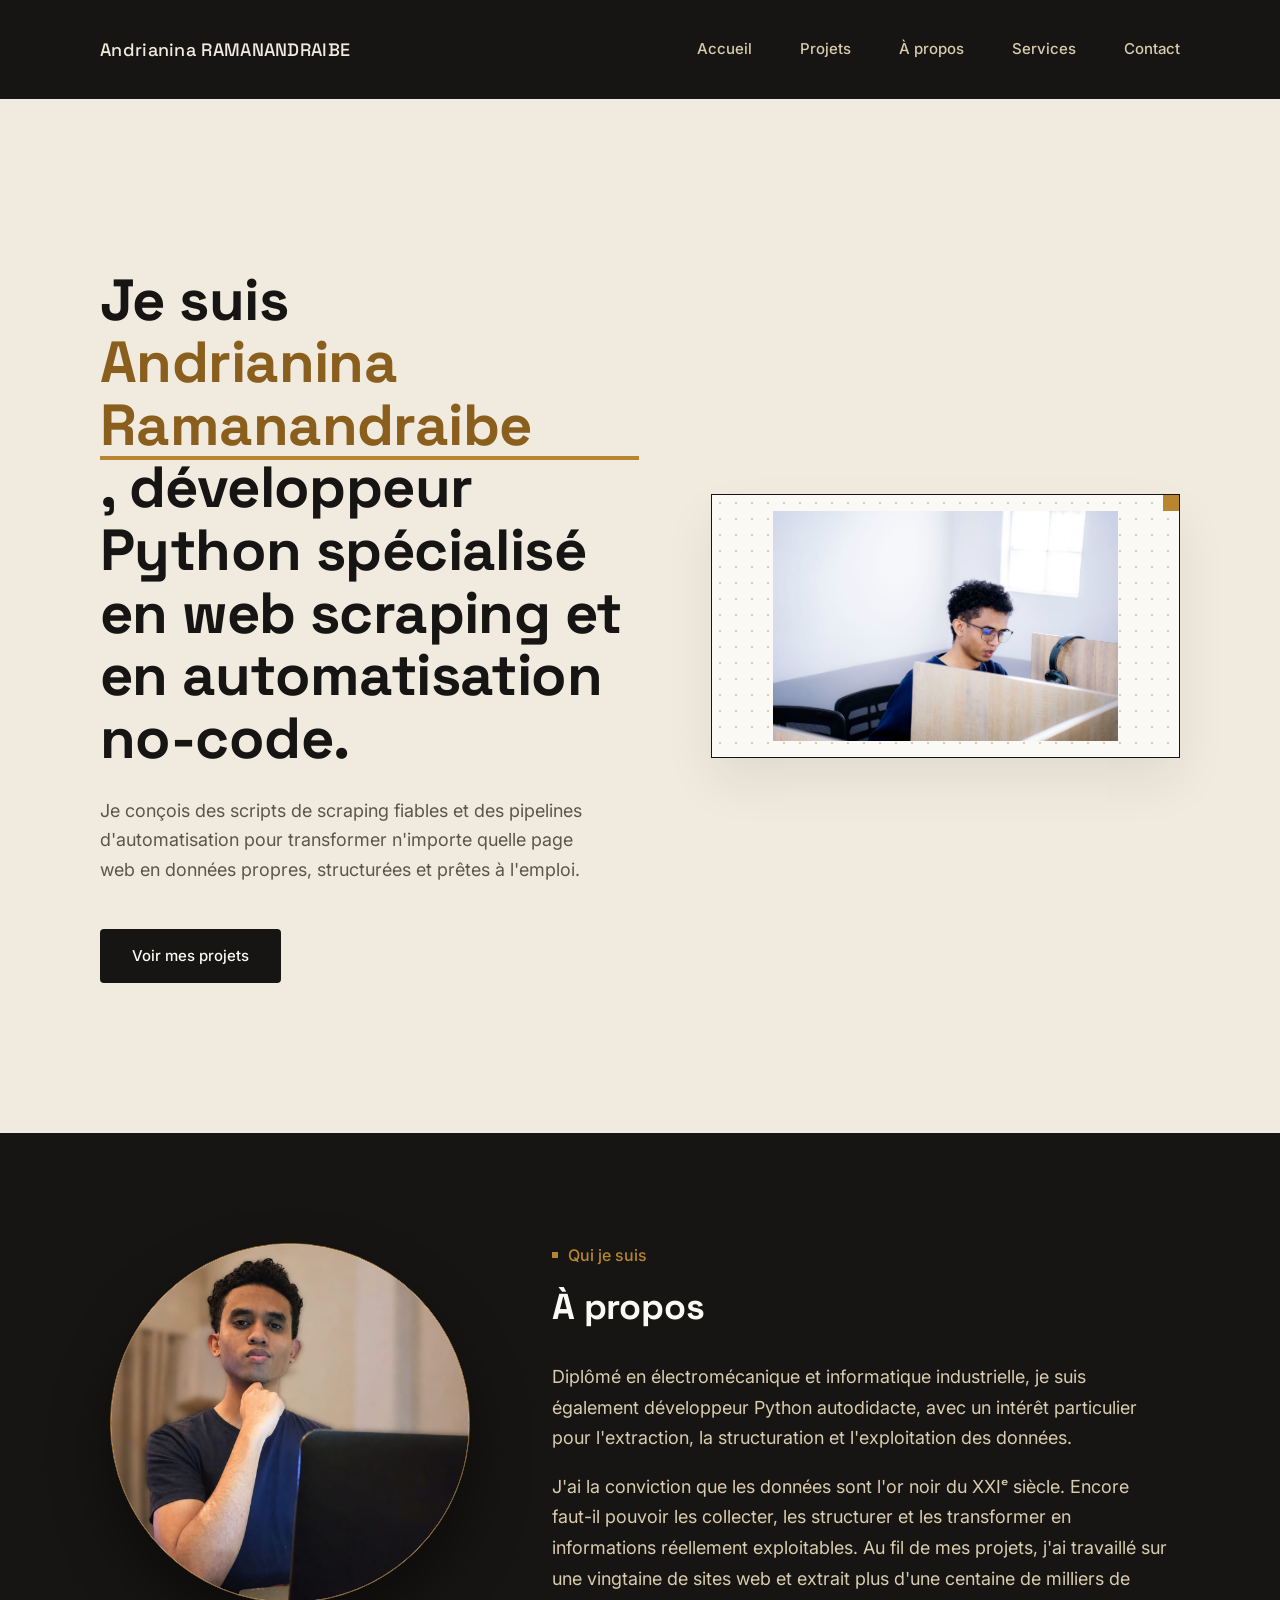
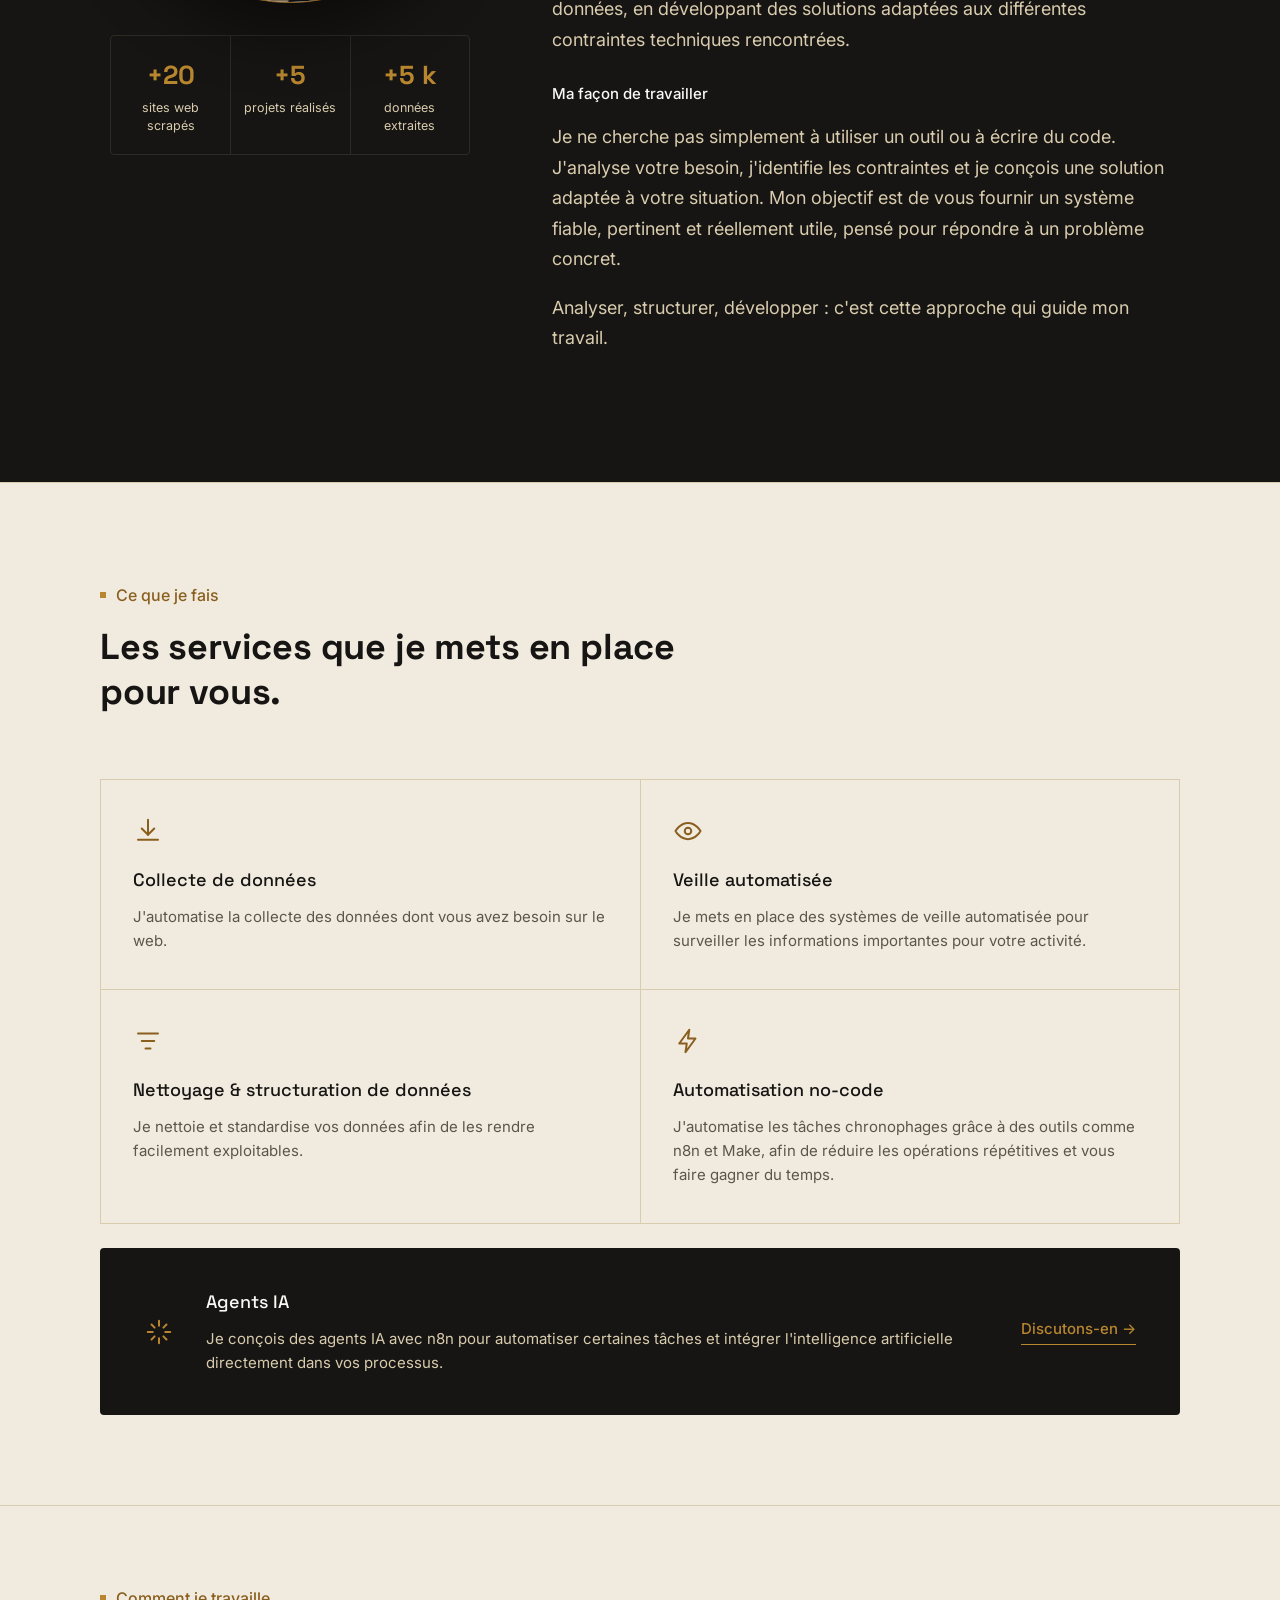
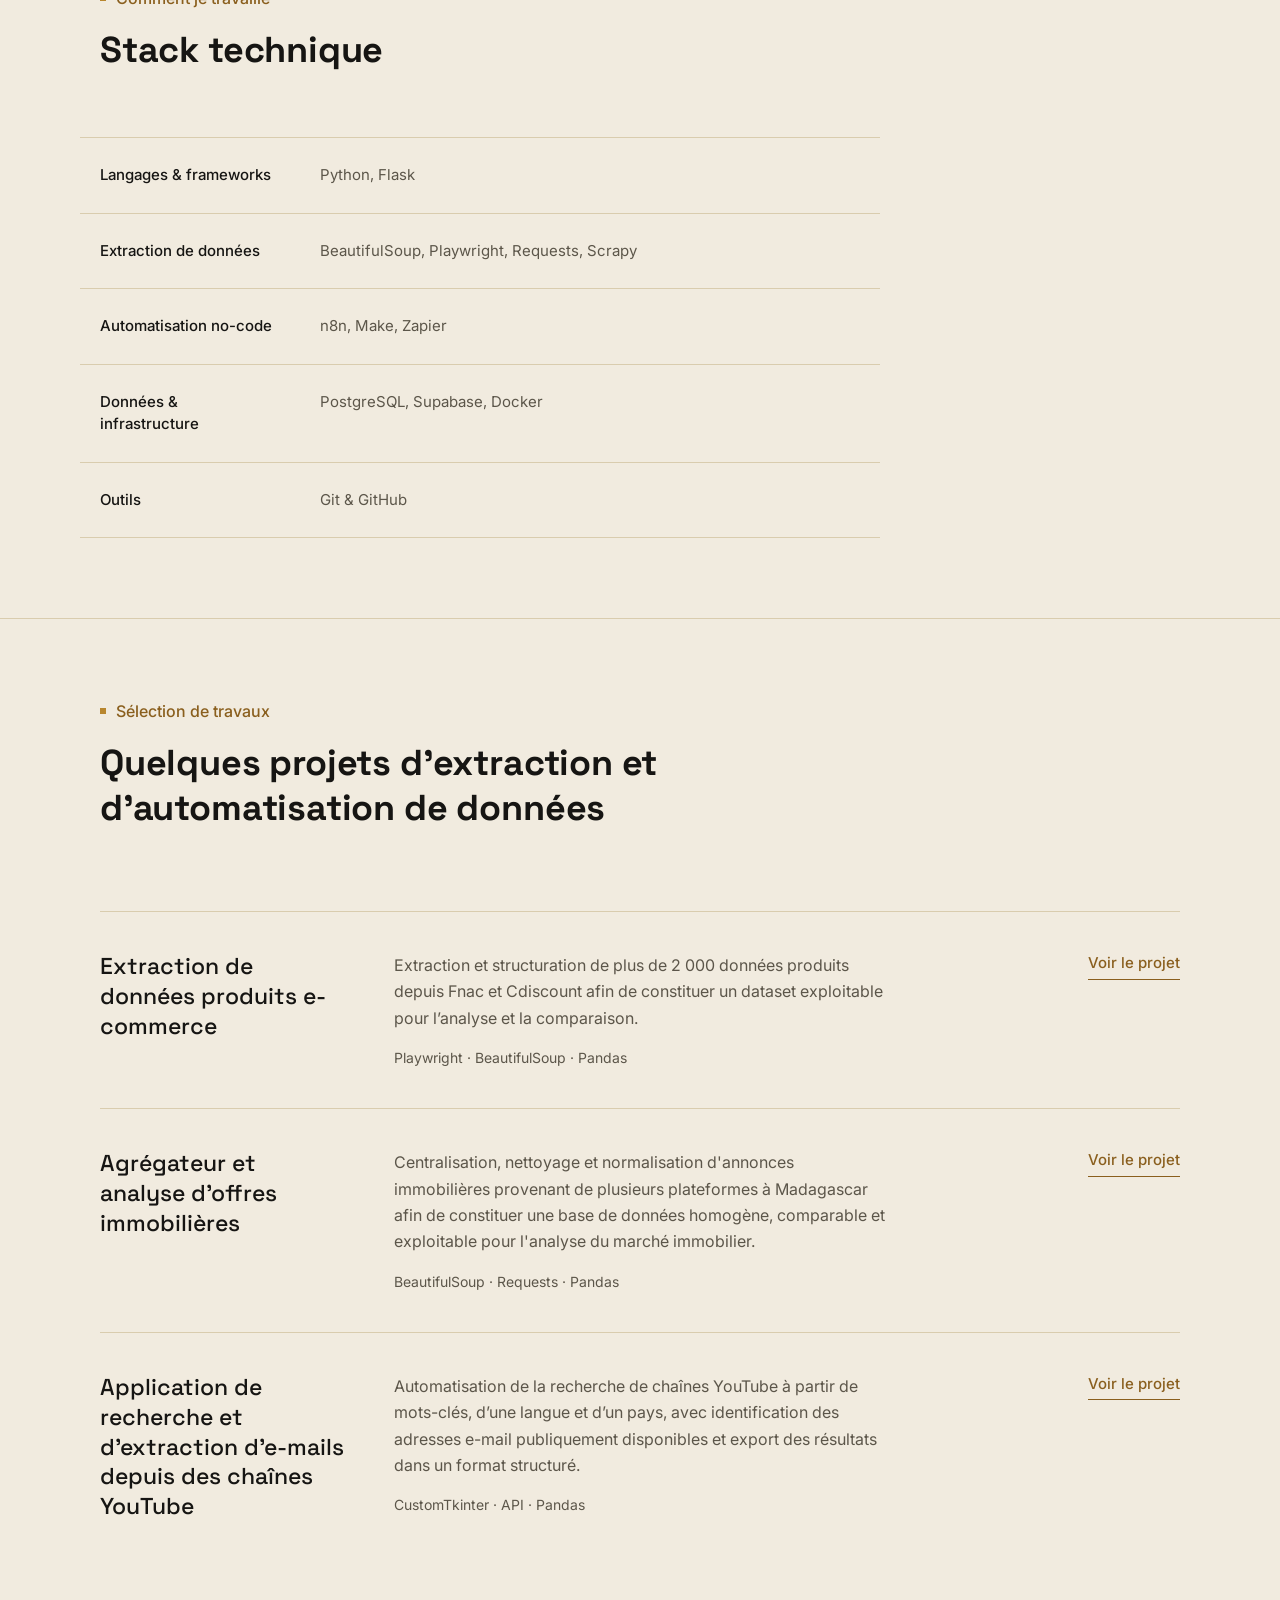
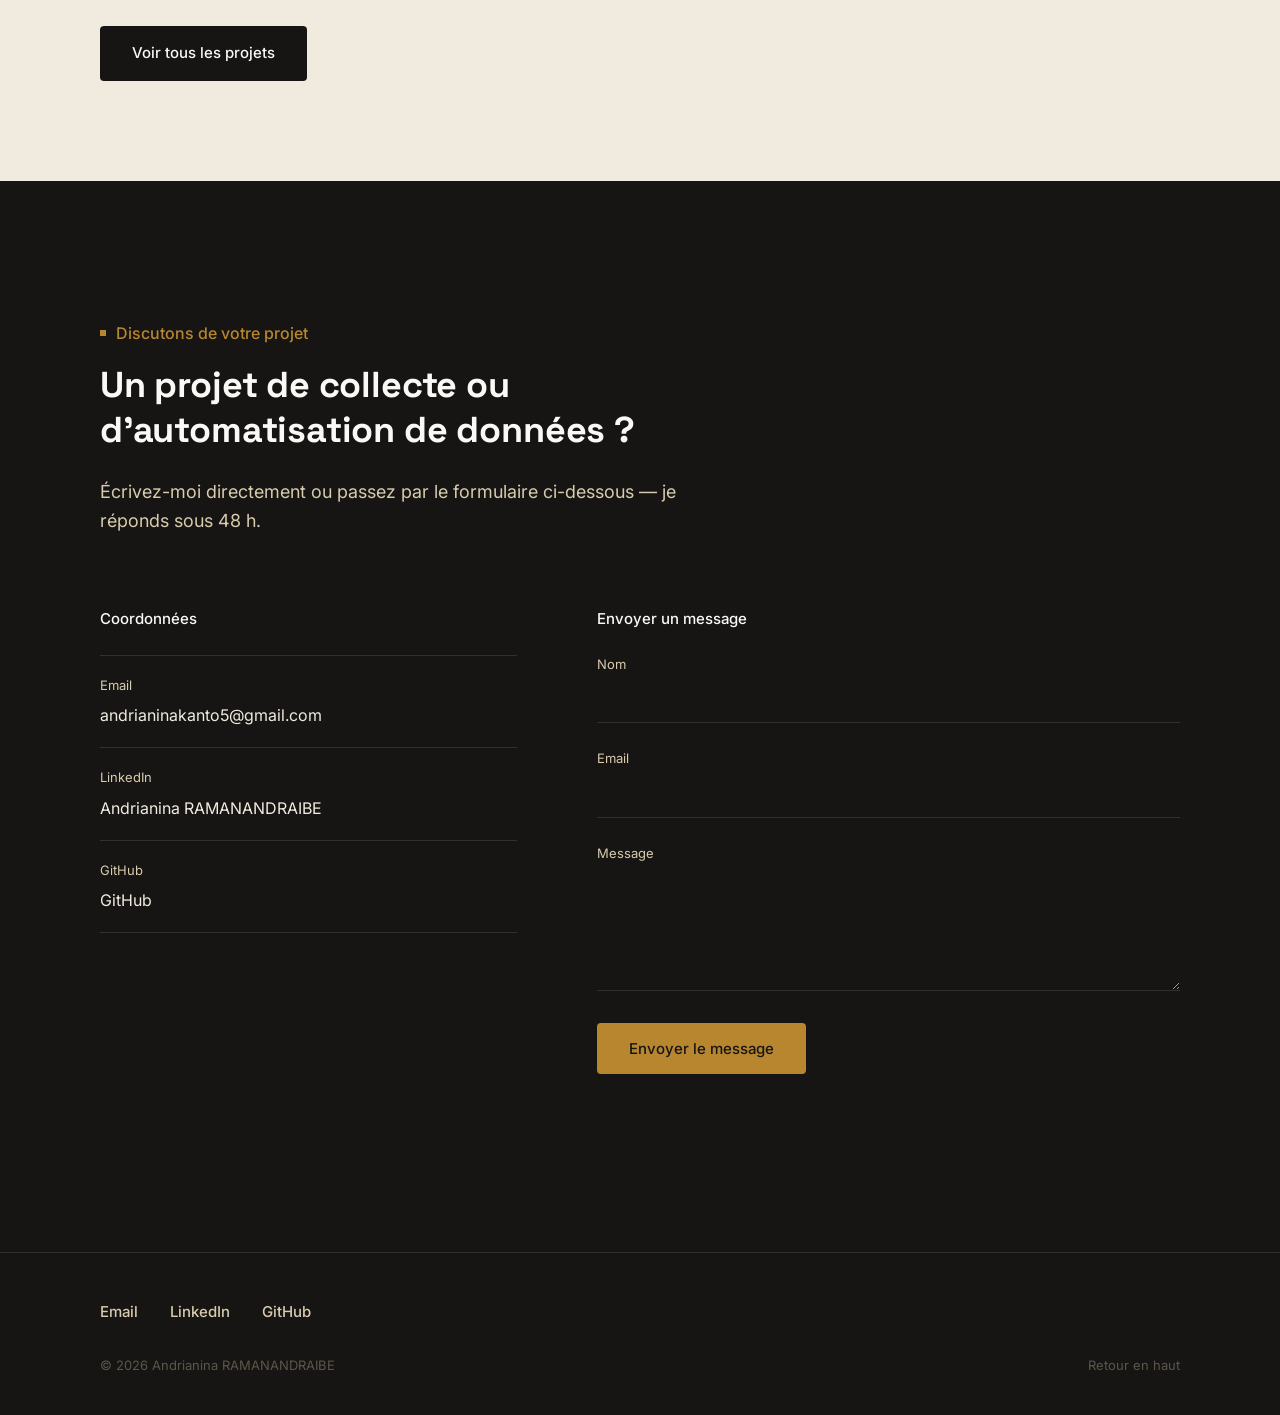
<file: index.html>
<!DOCTYPE html>
<html lang="fr">
<head>
<meta charset="UTF-8">
<meta name="viewport" content="width=device-width, initial-scale=1.0">

<title>Andrianina Ramanandraibe — Web Scraping, Python & Automatisation</title>

<meta
  name="description"
  content="Portfolio de Andrianina Ramanandraibe, spécialisé en web scraping, développement Python, automatisation et collecte de données."
>

<meta name="author" content="Andrianina Ramanandraibe">
 
<meta property="og:title" content="Andrianina Ramanandraibe — Web Scraping, Python & Automatisation">
<meta
  property="og:description"
  content="Portfolio de Andrianina Ramanandraibe, spécialisé en web scraping, développement Python, automatisation et collecte de données."
>
<meta property="og:type" content="website">

<script type="application/ld+json">
{
  "@context": "https://schema.org",
  "@type": "Person",
  "name": "Andrianina Ramanandraibe",
  "jobTitle": "Développeur IA, Web Scraping & Automatisation",
  "sameAs": [
    "URL_GITHUB",
    "URL_LINKEDIN"
  ]
}
</script>

<link rel="preconnect" href="https://fonts.googleapis.com">
<link rel="preconnect" href="https://fonts.gstatic.com" crossorigin>

<link
  href="https://fonts.googleapis.com/css2?family=Space+Grotesk:wght@400;500;700&family=Inter:wght@400;500&display=swap"
  rel="stylesheet"
>

<link rel="stylesheet" href="style.css">
</head>

<body>
  <header id="top">
    <div class="logo">Andrianina RAMANANDRAIBE</div>
    <nav>
      <ul>
        <li><a href="#top">Accueil</a></li>
        <li><a href="projects.html">Projets</a></li>
        <li><a href="#a-propos">À propos</a></li>
        <li><a href="#services">Services</a></li>
        <li><a href="#contact">Contact</a></li>
      </ul>
    </nav>
  </header>

  <section class="hero">
    <div class="hero-content">
      <h1 class="hero-title">Je suis <span class="hero-name">Andrianina Ramanandraibe</span>, développeur Python spécialisé en web scraping et en automatisation no-code.</h1>
      <p class="hero-subtitle">
        Je conçois des scripts de scraping fiables et des pipelines d'automatisation
        pour transformer n'importe quelle page web en données propres,
        structurées et prêtes à l'emploi.
      </p>
      <a href="#projets" class="hero-cta">Voir mes projets</a>
    </div>

    <div class="photo-frame has-photo">
      <img src="assets/img1.jpeg" alt="Portrait d'Andrianina RAMANANDRAIBE">
      <span>Photo</span>
    </div>
  </section>

  <section class="about" id="a-propos">
    <div class="about-inner">

      <div class="about-visual">
        <div class="photo-frame photo-frame-circle has-photo">
          <img src="assets/img3.jpeg" alt="Photo de profil d'Andrianina RAMANANDRAIBE">
          <span>Photo</span>
        </div>

        <div class="about-stats">
          <div class="about-stat">
            <span class="about-stat-number">+20</span>
            <span class="about-stat-label">sites web scrapés</span>
          </div>
          <div class="about-stat">
            <span class="about-stat-number">+5</span>
            <span class="about-stat-label">projets réalisés</span>
          </div>
          <div class="about-stat">
            <span class="about-stat-number">+5 k</span>
            <span class="about-stat-label">données extraites</span>
          </div>
        </div>
      </div>

      <div class="about-content">
        <p class="about-intro">Qui je suis</p>
        <h2 class="about-title">À propos</h2>

        <p class="about-text">
          Diplômé en électromécanique et informatique industrielle, je suis également
          développeur Python autodidacte, avec un intérêt particulier pour l'extraction,
          la structuration et l'exploitation des données.
        </p>
        <p class="about-text">
          J'ai la conviction que les données sont l'or noir du XXIᵉ siècle. Encore faut-il
          pouvoir les collecter, les structurer et les transformer en informations réellement
          exploitables. Au fil de mes projets, j'ai travaillé sur une vingtaine de sites web
          et extrait plus d'une centaine de milliers de données, en développant des solutions
          adaptées aux différentes contraintes techniques rencontrées.
        </p>

        <p class="about-services-label">Ma façon de travailler</p>
        <p class="about-text">
          Je ne cherche pas simplement à utiliser un outil ou à écrire du code. J'analyse
          votre besoin, j'identifie les contraintes et je conçois une solution adaptée à
          votre situation. Mon objectif est de vous fournir un système fiable, pertinent
          et réellement utile, pensé pour répondre à un problème concret.
        </p>
        <p class="about-text">
          Analyser, structurer, développer : c'est cette approche qui guide mon travail.
        </p>
      </div>

    </div>
  </section>

  <section class="services" id="services">
    <p class="services-intro">Ce que je fais</p>
    <h2 class="services-title">Les services que je mets en place pour vous.</h2>

    <div class="services-grid">
      <div class="service-card">
        <div class="service-card-icon">
          <svg viewBox="0 0 24 24" fill="none" stroke="currentColor" stroke-width="1.6" stroke-linecap="round" stroke-linejoin="round"><path d="M12 3v12"/><path d="M7 10l5 5 5-5"/><path d="M4 19h16"/></svg>
        </div>
        <p class="service-card-title">Collecte de données</p>
        <p class="service-card-text">J'automatise la collecte des données dont vous avez besoin sur le web.</p>
      </div>
      <div class="service-card">
        <div class="service-card-icon">
          <svg viewBox="0 0 24 24" fill="none" stroke="currentColor" stroke-width="1.6" stroke-linecap="round" stroke-linejoin="round"><path d="M2 12s3.5-6.5 10-6.5S22 12 22 12s-3.5 6.5-10 6.5S2 12 2 12z"/><circle cx="12" cy="12" r="2.6"/></svg>
        </div>
        <p class="service-card-title">Veille automatisée</p>
        <p class="service-card-text">Je mets en place des systèmes de veille automatisée pour surveiller les informations importantes pour votre activité.</p>
      </div>
      <div class="service-card">
        <div class="service-card-icon">
          <svg viewBox="0 0 24 24" fill="none" stroke="currentColor" stroke-width="1.6" stroke-linecap="round" stroke-linejoin="round"><path d="M4 6h16"/><path d="M7 12h10"/><path d="M10 18h4"/></svg>
        </div>
        <p class="service-card-title">Nettoyage & structuration de données</p>
        <p class="service-card-text">Je nettoie et standardise vos données afin de les rendre facilement exploitables.</p>
      </div>
      <div class="service-card">
        <div class="service-card-icon">
          <svg viewBox="0 0 24 24" fill="none" stroke="currentColor" stroke-width="1.6" stroke-linecap="round" stroke-linejoin="round"><path d="M13 3 5 14h6l-1 7 8-11h-6l1-7z"/></svg>
        </div>
        <p class="service-card-title">Automatisation no-code</p>
        <p class="service-card-text">J'automatise les tâches chronophages grâce à des outils comme n8n et Make, afin de réduire les opérations répétitives et vous faire gagner du temps.</p>
      </div>
    </div>

    <div class="service-card-featured">
      <div class="service-card-icon">
        <svg viewBox="0 0 24 24" fill="none" stroke="currentColor" stroke-width="1.6" stroke-linecap="round" stroke-linejoin="round"><path d="M12 3v4M12 17v4M3 12h4M17 12h4M6 6l2.5 2.5M15.5 15.5 18 18M18 6l-2.5 2.5M8.5 15.5 6 18"/></svg>
      </div>
      <div class="service-card-featured-text">
        <p class="service-card-title">Agents IA</p>
        <p class="service-card-text">Je conçois des agents IA avec n8n pour automatiser certaines tâches et intégrer l'intelligence artificielle directement dans vos processus.</p>
      </div>
      <a href="#contact" class="service-card-cta">Discutons-en →</a>
    </div>
  </section>

  <section class="stack" id="stack">
    <p class="stack-intro">Comment je travaille</p>
    <h2 class="stack-title">Stack technique</h2>

    <div class="stack-row">
      <div class="stack-label">Langages & frameworks</div>
      <div class="stack-items">Python, Flask</div>
    </div>
    <div class="stack-row">
      <div class="stack-label">Extraction de données</div>
      <div class="stack-items">BeautifulSoup, Playwright, Requests, Scrapy</div>
    </div>
    <div class="stack-row">
      <div class="stack-label">Automatisation no-code</div>
      <div class="stack-items">n8n, Make, Zapier</div>
    </div>
    <div class="stack-row">
      <div class="stack-label">Données & infrastructure</div>
      <div class="stack-items">PostgreSQL, Supabase, Docker</div>
    </div>
    <div class="stack-row">
      <div class="stack-label">Outils</div>
      <div class="stack-items">Git & GitHub</div>
    </div>
  </section>

  <section class="projects" id="projets">
    <p class="projects-intro">Sélection de travaux</p>
    <h2 class="projects-title">Quelques projets d'extraction et d'automatisation de données</h2>

    <div class="project-item">
      <div class="project-name">Extraction de données produits e-commerce</div>
      <div>
        <p class="project-description">
          Extraction et structuration de plus de 2 000 données produits depuis Fnac et Cdiscount 
          afin de constituer un dataset exploitable pour l’analyse et la comparaison.
        </p>
        <p class="project-stack">Playwright · BeautifulSoup · Pandas</p>
      </div>
      <a href="projects/project1.html" class="project-link">Voir le projet</a>
    </div>

    <div class="project-item">
      <div class="project-name">Agrégateur et analyse d'offres immobilières</div>
      <div>
        <p class="project-description">
          Centralisation, nettoyage et normalisation d'annonces immobilières provenant de plusieurs plateformes à Madagascar 
          afin de constituer une base de données homogène, comparable et exploitable pour l'analyse du marché immobilier.
        </p>
        <p class="project-stack">BeautifulSoup · Requests · Pandas</p>
      </div>
      <a href="projects/project2.html" class="project-link">Voir le projet</a>
    </div>
    <div class="project-item">
      <div class="project-name">Application de recherche et d'extraction d'e-mails depuis des chaînes YouTube</div>
      <div>
        <p class="project-description">
          Automatisation de la recherche de chaînes YouTube à partir de mots-clés, d’une langue et d’un pays, 
          avec identification des adresses e-mail publiquement disponibles 
          et export des résultats dans un format structuré.
        </p>
        <p class="project-stack">CustomTkinter · API · Pandas</p>
      </div>
      <a href="projects/project3.html" class="project-link">Voir le projet</a>
    </div>

    <a href="projects.html" class="hero-cta projects-view-all">Voir tous les projets</a>
  </section>

  <section class="contact" id="contact">
    <p class="contact-intro">Discutons de votre projet</p>
    <h2 class="contact-title">Un projet de collecte ou d'automatisation de données ?</h2>
    <p class="contact-subtitle">
      Écrivez-moi directement ou passez par le formulaire ci-dessous —
      je réponds sous 48 h.
    </p>

    <div class="contact-body">

      <div class="contact-info">
        <p class="contact-info-label">Coordonnées</p>
        <ul class="contact-info-list">
          <li>
            <span>Email</span>
            <a href="mailto:andrianinakanto5@gmail.com">andrianinakanto5@gmail.com</a>
          </li>
          <li>
            <span>LinkedIn</span>
            <a href="https://mg.linkedin.com/in/andrianina-ramanandraibe" target="_blank" rel="noopener">Andrianina RAMANANDRAIBE</a>
          </li>
          <li>
            <span>GitHub</span>
            <a href="https://github.com/Kyle19345" target="_blank" rel="noopener">GitHub</a>
          </li>
        </ul>
      </div>

      <div class="contact-form-wrapper">
        <p class="contact-form-label">Envoyer un message</p>
        <form class="contact-form" id="contact-form" action="https://hook.eu1.make.com/sp8oimn38s3gdvn7bfouembjxuja549e" method="POST" novalidate>

          <div class="field">
            <label for="name">Nom</label>
            <input type="text" id="name" name="name" required>
          </div>

          <div class="field">
            <label for="email">Email</label>
            <input type="email" id="email" name="email" required>
          </div>

          <div class="field">
            <label for="message">Message</label>
            <textarea id="message" name="message" required></textarea>
          </div>

          <button type="submit">Envoyer le message</button>
          <p class="form-status" id="form-status" role="status" aria-live="polite"></p>
        </form>
      </div>

    </div>
  </section>

  <footer class="footer">
    <div class="footer-links">
      <a href="mailto:andrianinakanto5@gmail.com">Email</a>
      <a href="https://mg.linkedin.com/in/andrianina-ramanandraibe" target="_blank" rel="noopener">LinkedIn</a>
      <a href="https://github.com/Kyle19345" target="_blank" rel="noopener">GitHub</a>
    </div>
    <div class="footer-bottom">
      <p>© 2026 Andrianina RAMANANDRAIBE</p>
      <a href="#top">Retour en haut</a>
    </div>
  </footer>
  <script>
    (function () {
      var form = document.getElementById('contact-form');
      var status = document.getElementById('form-status');
      var button = form.querySelector('button[type="submit"]');
      var defaultLabel = button.textContent;

      form.addEventListener('submit', function (event) {
        event.preventDefault();

        status.textContent = '';
        status.classList.remove('form-status--success', 'form-status--error');
        button.disabled = true;
        button.textContent = 'Envoi en cours…';

        fetch(form.action, {
          method: 'POST',
          body: new FormData(form)
        })
          .then(function (response) {
            if (!response.ok) throw new Error('Réponse invalide');
            form.reset();
            status.textContent = 'Message envoyé, merci ! Je vous réponds sous 48 h.';
            status.classList.add('form-status--success');
          })
          .catch(function () {
            status.textContent = "L'envoi a échoué. Réessayez, ou écrivez-moi directement à andrianinakanto5@gmail.com.";
            status.classList.add('form-status--error');
          })
          .finally(function () {
            button.disabled = false;
            button.textContent = defaultLabel;
          });
      });
    })();
  </script>

</body>
</html>
</file>
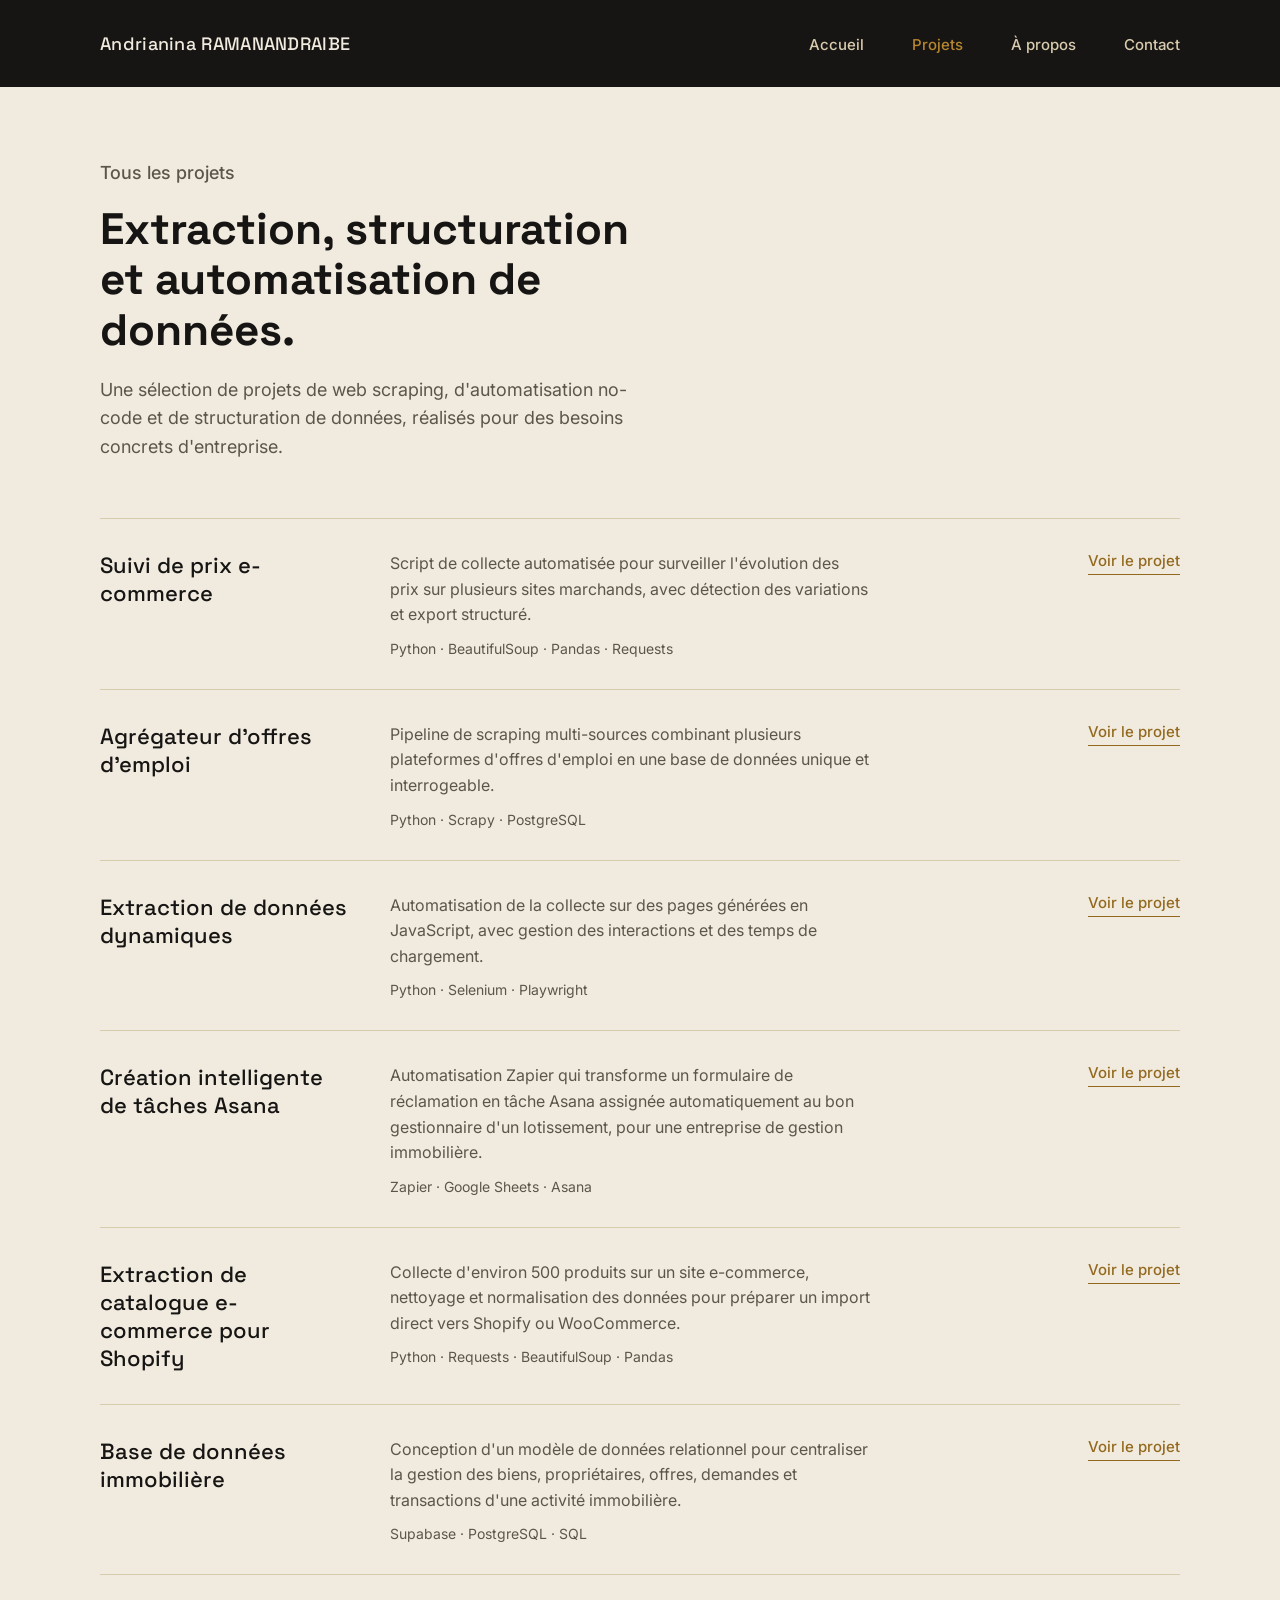
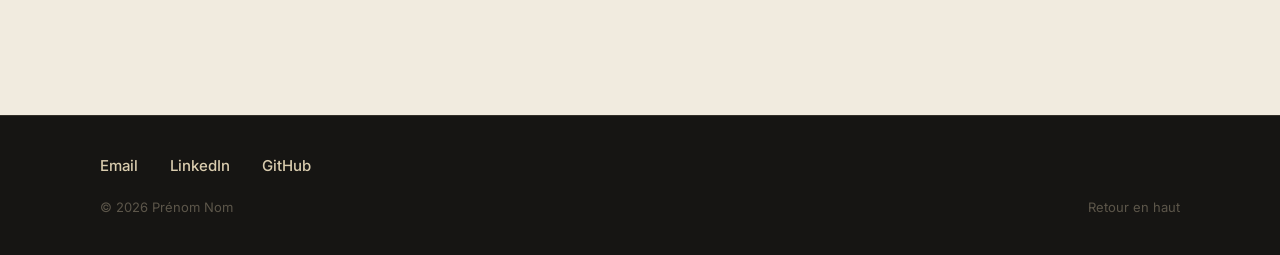
<file: project.html>
<!DOCTYPE html>
<html lang="fr">
<head>
<meta charset="UTF-8">
<meta name="viewport" content="width=device-width, initial-scale=1.0">
<title>Tous les projets — Portfolio</title>
<link rel="preconnect" href="https://fonts.googleapis.com">
<link rel="preconnect" href="https://fonts.gstatic.com" crossorigin>
<link href="https://fonts.googleapis.com/css2?family=Space+Grotesk:wght@400;500;700&family=Inter:wght@400;500&display=swap" rel="stylesheet">
<style>

  :root {
    /* 60% — fond dominant */
    --beige: #F1EBDF;
    --beige-line: #D9CCAE;

    /* 30% — structure / texte fort */
    --black: #161513;
    --charcoal: #5C564A;

    /* 10% — accent */
    --gold: #B8862E;
    --gold-dark: #93691F;

    --white: #FBF9F5;
  }

  * {
    margin: 0;
    padding: 0;
    box-sizing: border-box;
  }

  html, body {
    height: 100%;
  }

  body {
    background-color: var(--beige);
    color: var(--black);
    font-family: 'Inter', sans-serif;
  }

  a {
    color: inherit;
    text-decoration: none;
  }

  /* ---------- HEADER (bloc noir — 30%) ---------- */

  header {
    background-color: var(--black);
    display: flex;
    justify-content: space-between;
    align-items: center;
    padding: 32px 100px;
  }

  .logo {
    font-family: 'Space Grotesk', sans-serif;
    font-size: 18px;
    font-weight: 500;
    color: var(--beige);
    letter-spacing: 0.3px;
  }

  nav ul {
    display: flex;
    list-style: none;
    gap: 48px;
  }

  nav a {
    font-size: 15px;
    font-weight: 500;
    color: var(--beige-line);
  }

  nav a:hover,
  nav a.active {
    color: var(--gold);
  }

  /* ---------- HERO PAGE ---------- */

  .page-hero {
    padding: 72px 100px 56px;
    max-width: 760px;
  }

  .page-hero-intro {
    font-size: 16px;
    font-weight: 500;
    color: var(--gold-dark);
    margin-bottom: 16px;
  }

  .page-hero h1 {
    font-family: 'Space Grotesk', sans-serif;
    font-size: 44px;
    font-weight: 700;
    line-height: 1.15;
    color: var(--black);
    margin-bottom: 20px;
  }

  .page-hero p {
    font-size: 18px;
    line-height: 1.6;
    color: var(--charcoal);
    max-width: 620px;
  }

  /* ---------- LISTE DE PROJETS ---------- */

  .projects-list {
    padding: 0 100px 140px;
  }

  .project-item {
    display: grid;
    grid-template-columns: 1fr 2fr 1fr;
    gap: 40px;
    align-items: start;
    padding: 32px 0;
    border-top: 1px solid var(--beige-line);
  }

  .project-item:last-child {
    border-bottom: 1px solid var(--beige-line);
  }

  .project-name {
    font-family: 'Space Grotesk', sans-serif;
    font-size: 22px;
    font-weight: 500;
    color: var(--black);
  }

  .project-description {
    font-size: 16px;
    line-height: 1.6;
    color: var(--charcoal);
    max-width: 480px;
  }

  .project-stack {
    font-size: 14px;
    color: var(--charcoal);
    margin-top: 12px;
  }

  .project-link {
    font-size: 15px;
    font-weight: 500;
    color: var(--gold-dark);
    border-bottom: 1px solid var(--gold-dark);
    padding-bottom: 4px;
    justify-self: end;
    white-space: nowrap;
  }

  .project-link:hover {
    color: var(--black);
    border-color: var(--black);
  }

  /* ---------- FOOTER (bloc noir — 30%) ---------- */

  .footer {
    background-color: var(--black);
    padding: 40px 100px;
    border-top: 1px solid #333029;
  }

  .footer-links {
    display: flex;
    gap: 32px;
    margin-bottom: 24px;
  }

  .footer-links a {
    font-size: 15px;
    font-weight: 500;
    color: var(--beige-line);
  }

  .footer-links a:hover {
    color: var(--gold);
  }

  .footer-bottom {
    display: flex;
    justify-content: space-between;
    align-items: center;
    font-size: 13px;
    color: var(--charcoal);
  }

  .footer-bottom a:hover {
    color: var(--gold);
  }

  /* ---------- RESPONSIVE ---------- */

  @media (max-width: 768px) {

    header {
      flex-direction: column;
      align-items: flex-start;
      gap: 20px;
      padding: 28px 24px;
    }

    nav ul {
      gap: 24px;
      flex-wrap: wrap;
    }

    .page-hero {
      padding: 48px 24px 32px;
    }

    .page-hero h1 {
      font-size: 30px;
    }

    .projects-list {
      padding: 0 24px 80px;
    }

    .project-item {
      grid-template-columns: 1fr;
      gap: 12px;
    }

    .project-link {
      justify-self: start;
    }

    .footer {
      padding: 40px 24px;
    }

    .footer-links {
      flex-wrap: wrap;
      gap: 20px;
    }

    .footer-bottom {
      flex-direction: column;
      align-items: flex-start;
      gap: 12px;
    }
  }

</style>
</head>
<body>

  <header id="top">
    <div class="logo">Andrianina RAMANANDRAIBE</div>
    <nav>
      <ul>
        <li><a href="index.html">Accueil</a></li>
        <li><a href="projects.html" class="active">Projets</a></li>
        <li><a href="index.html#a-propos">À propos</a></li>
        <li><a href="index.html#contact">Contact</a></li>
      </ul>
    </nav>
  </header>

  <section class="page-hero">
    <p class="page-hero-intro">Tous les projets</p>
    <h1>Extraction, structuration et automatisation de données.</h1>
    <p>
      Une sélection de projets de web scraping, d'automatisation no-code et de
      structuration de données, réalisés pour des besoins concrets d'entreprise.
    </p>
  </section>

  <div class="projects-list">

    <div class="project-item">
      <div class="project-name">Suivi de prix e-commerce</div>
      <div>
        <p class="project-description">
          Script de collecte automatisée pour surveiller l'évolution des prix
          sur plusieurs sites marchands, avec détection des variations et
          export structuré.
        </p>
        <p class="project-stack">Python · BeautifulSoup · Pandas · Requests</p>
      </div>
      <a href="projet-1.html" class="project-link">Voir le projet</a>
    </div>

    <div class="project-item">
      <div class="project-name">Agrégateur d'offres d'emploi</div>
      <div>
        <p class="project-description">
          Pipeline de scraping multi-sources combinant plusieurs plateformes
          d'offres d'emploi en une base de données unique et interrogeable.
        </p>
        <p class="project-stack">Python · Scrapy · PostgreSQL</p>
      </div>
      <a href="projet-2.html" class="project-link">Voir le projet</a>
    </div>

    <div class="project-item">
      <div class="project-name">Extraction de données dynamiques</div>
      <div>
        <p class="project-description">
          Automatisation de la collecte sur des pages générées en JavaScript,
          avec gestion des interactions et des temps de chargement.
        </p>
        <p class="project-stack">Python · Selenium · Playwright</p>
      </div>
      <a href="projet-3.html" class="project-link">Voir le projet</a>
    </div>

    <div class="project-item">
      <div class="project-name">Création intelligente de tâches Asana</div>
      <div>
        <p class="project-description">
          Automatisation Zapier qui transforme un formulaire de réclamation
          en tâche Asana assignée automatiquement au bon gestionnaire
          d'un lotissement, pour une entreprise de gestion immobilière.
        </p>
        <p class="project-stack">Zapier · Google Sheets · Asana</p>
      </div>
      <a href="projet-4.html" class="project-link">Voir le projet</a>
    </div>

    <div class="project-item">
      <div class="project-name">Extraction de catalogue e-commerce pour Shopify</div>
      <div>
        <p class="project-description">
          Collecte d'environ 500 produits sur un site e-commerce, nettoyage
          et normalisation des données pour préparer un import direct vers
          Shopify ou WooCommerce.
        </p>
        <p class="project-stack">Python · Requests · BeautifulSoup · Pandas</p>
      </div>
      <a href="projet-5.html" class="project-link">Voir le projet</a>
    </div>

    <div class="project-item">
      <div class="project-name">Base de données immobilière</div>
      <div>
        <p class="project-description">
          Conception d'un modèle de données relationnel pour centraliser la
          gestion des biens, propriétaires, offres, demandes et transactions
          d'une activité immobilière.
        </p>
        <p class="project-stack">Supabase · PostgreSQL · SQL</p>
      </div>
      <a href="projet-6.html" class="project-link">Voir le projet</a>
    </div>

  </div>

  <footer class="footer">
    <div class="footer-links">
      <a href="mailto:contact@exemple.com">Email</a>
      <a href="https://linkedin.com/in/votre-profil" target="_blank" rel="noopener">LinkedIn</a>
      <a href="https://github.com/votre-profil" target="_blank" rel="noopener">GitHub</a>
    </div>
    <div class="footer-bottom">
      <p>© 2026 Prénom Nom</p>
      <a href="#top">Retour en haut</a>
    </div>
  </footer>

</body>
</html>
</file>
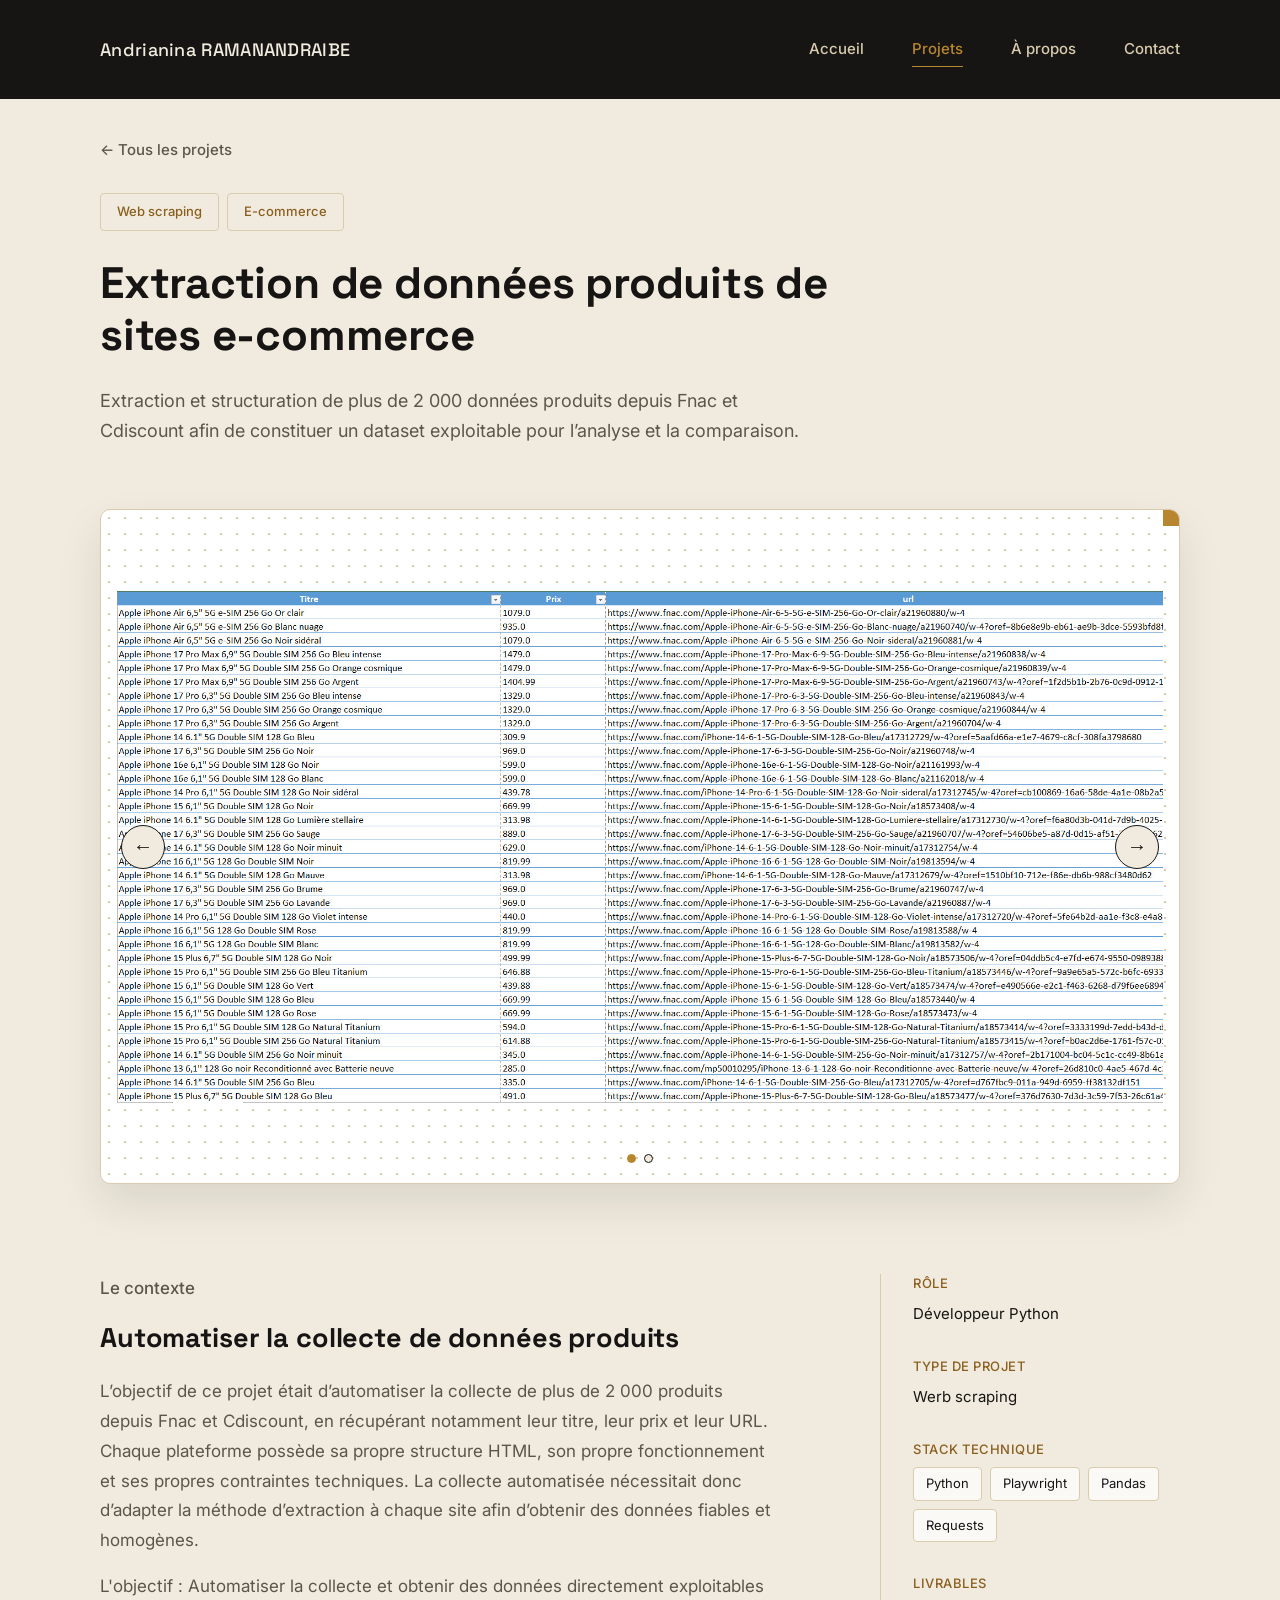
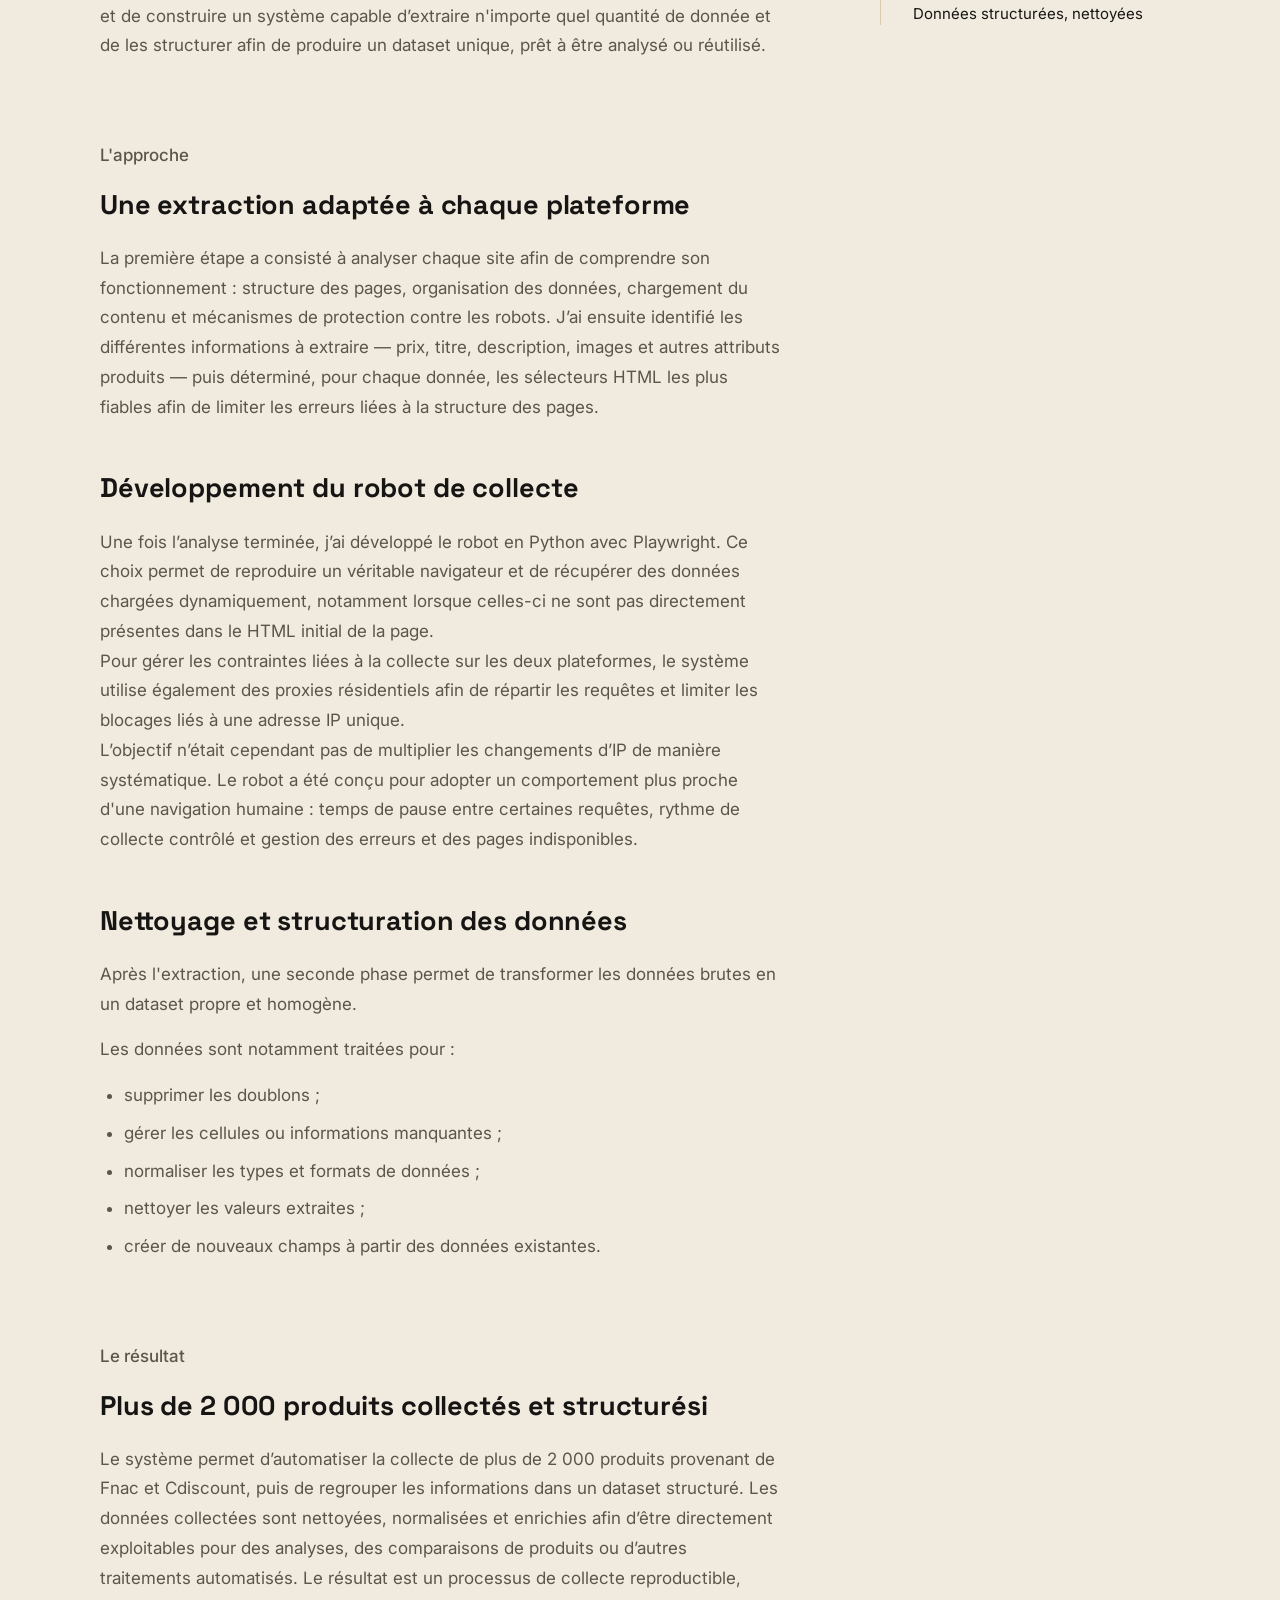
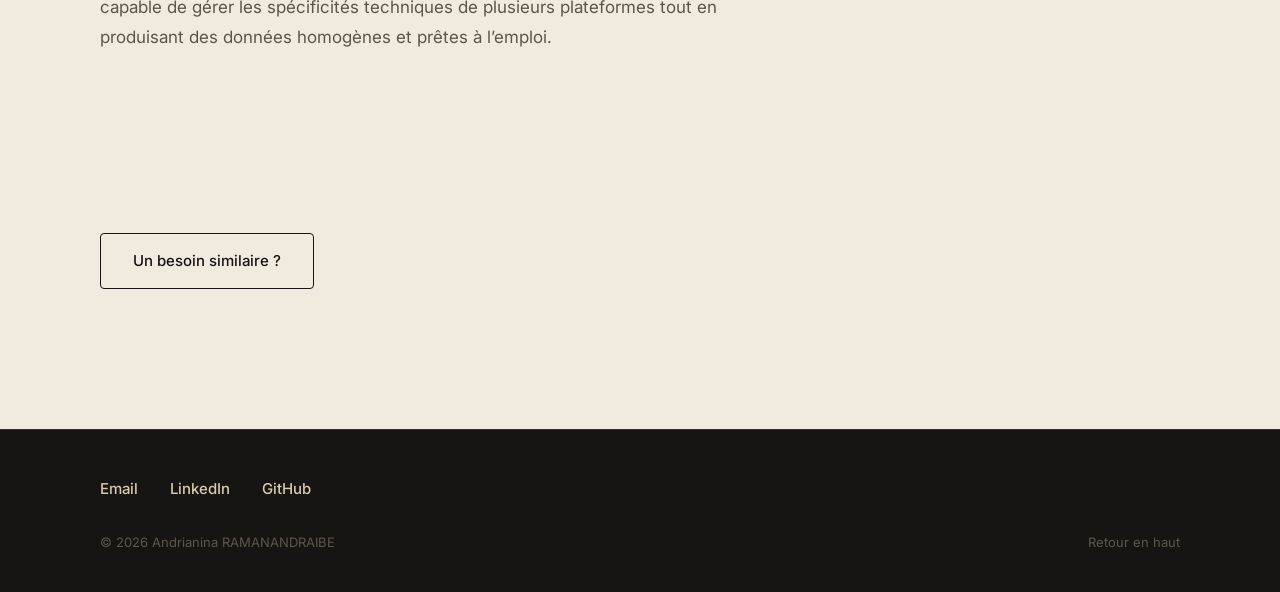
<file: project1.html>
<!DOCTYPE html>
<html lang="fr">
<head>
  <meta charset="UTF-8">
  <meta name="viewport" content="width=device-width, initial-scale=1.0">
  <title>Collecte de données de sites e-commerce — Portfolio</title>
  <link rel="preconnect" href="https://fonts.googleapis.com">
  <link rel="preconnect" href="https://fonts.gstatic.com" crossorigin>
  <link href="https://fonts.googleapis.com/css2?family=Space+Grotesk:wght@400;500;700&family=Inter:wght@400;500&display=swap" rel="stylesheet">
  <link rel="stylesheet" href="style.css">
</head>
<body>

  <header id="top">
    <div class="logo">Andrianina RAMANANDRAIBE</div>
    <nav>
      <ul>
        <li><a href="index.html">Accueil</a></li>
        <li><a href="projects.html" class="active">Projets</a></li>
        <li><a href="index.html#a-propos">À propos</a></li>
        <li><a href="index.html#contact">Contact</a></li>
      </ul>
    </nav>
  </header>

  <a href="projects.html" class="back-link">← Tous les projets</a>

  <section class="project-hero">
    <div class="project-tags">
      <span>Web scraping</span>
      <span>E-commerce</span>
    </div>
    <h1>Extraction de données produits de sites e-commerce</h1>
    <p class="project-hero-summary">
      Extraction et structuration de plus de 2 000 données produits depuis Fnac et Cdiscount 
      afin de constituer un dataset exploitable pour l’analyse et la comparaison.
    </p>
  </section>

  <div class="photo-frame project-main-photo has-photo">
    <div class="carousel">
      <div class="carousel-track">
        <img src="assets/project1-img1.jpg" alt="Capture d'écran du projet 1" class="carousel-image active">
        <img src="assets/project1-img2.jpg" alt="Capture d'écran du projet 2" class="carousel-image">
      </div>

      <button class="carousel-btn carousel-prev" aria-label="Image précédente">
        ←
      </button>

      <button class="carousel-btn carousel-next" aria-label="Image suivante">
        →
      </button>

      <div class="carousel-dots">
        <button class="carousel-dot active" aria-label="Image 1"></button>
        <button class="carousel-dot" aria-label="Image 2"></button>
      </div>
    </div>
  </div>

  <!-- Structure à 2 colonnes (Main + Sidebar) -->
  <div class="project-layout">

    <!-- Colonne principale (Texte de présentation) -->
    <main class="project-content">

      <div class="content-block">
        <p class="content-label">Le contexte</p>
        <h2>Automatiser la collecte de données produits</h2>
        <p>
          L’objectif de ce projet était d’automatiser la collecte de plus de 2 000 produits depuis Fnac et Cdiscount, en récupérant notamment leur titre, leur prix et leur URL.
          Chaque plateforme possède sa propre structure HTML, son propre fonctionnement et ses propres contraintes techniques. La collecte automatisée nécessitait donc d’adapter la méthode d’extraction à chaque site afin d’obtenir des données fiables et homogènes.
        </p>
        <p>
          L'objectif : Automatiser la collecte et obtenir des données directement exploitables
          et de construire un système capable d’extraire n'importe quel quantité de donnée et de les structurer afin de produire un dataset unique, prêt à être analysé ou réutilisé.
        </p>
      </div>

      <div class="content-block">
        <p class="content-label">L'approche</p>
        <h2>Une extraction adaptée à chaque plateforme</h2>
        <p>
          La première étape a consisté à analyser chaque site afin de comprendre son fonctionnement : structure des pages, organisation des données, chargement du contenu et mécanismes de protection contre les robots.
          J’ai ensuite identifié les différentes informations à extraire — prix, titre, description, images et autres attributs produits — puis déterminé, pour chaque donnée, les sélecteurs HTML les plus fiables afin de limiter les erreurs liées à la structure des pages.
        </p>
        <br>
        </br>
        <h2>Développement du robot de collecte</h2>
        <p>
          Une fois l’analyse terminée, j’ai développé le robot en Python avec Playwright. Ce choix permet de reproduire un véritable navigateur et de récupérer des données chargées dynamiquement, notamment lorsque celles-ci ne sont pas directement présentes dans le HTML initial de la page.
          <br>
            Pour gérer les contraintes liées à la collecte sur les deux plateformes, le système utilise également des proxies résidentiels afin de répartir les requêtes et limiter les blocages liés à une adresse IP unique.
          </br>
            L’objectif n’était cependant pas de multiplier les changements d’IP de manière systématique. Le robot a été conçu pour adopter un comportement plus proche d'une navigation humaine : temps de pause entre certaines requêtes, rythme de collecte contrôlé et gestion des erreurs et des pages indisponibles.
        </p>
        <br>
        </br>
        <h2>Nettoyage et structuration des données</h2>
        <p>
          Après l'extraction, une seconde phase permet de transformer les données brutes en un dataset propre et homogène.
        </p>
        <p>Les données sont notamment traitées pour :</p>
        <ul>
          <li>supprimer les doublons ;</li>
          <li>gérer les cellules ou informations manquantes ;</li>
          <li>normaliser les types et formats de données ;</li>
          <li>nettoyer les valeurs extraites ;</li>
          <li>créer de nouveaux champs à partir des données existantes.</li>
        </ul>

      </div>

      <div class="content-block">
        <p class="content-label">Le résultat</p>
        <h2>Plus de 2 000 produits collectés et structurési</h2>
        <p>
          Le système permet d’automatiser la collecte de plus de 2 000 produits provenant de Fnac et Cdiscount, puis de regrouper les informations dans un dataset structuré.
          Les données collectées sont nettoyées, normalisées et enrichies afin d’être directement exploitables pour des analyses, des comparaisons de produits ou d’autres traitements automatisés.
          Le résultat est un processus de collecte reproductible, capable de gérer les spécificités techniques de plusieurs plateformes tout en produisant des données homogènes et prêtes à l’emploi.
        </p>
    </div>

    </main>

    <!-- Barre latérale d'informations -->
    <aside class="project-sidebar">
      <div class="sidebar-block">
        <span class="sidebar-label">Rôle</span>
        <p class="sidebar-value">Développeur Python</p>
      </div>

      <div class="sidebar-block">
        <span class="sidebar-label">Type de projet</span>
        <p class="sidebar-value">Werb scraping</p>
      </div>

      <div class="sidebar-block">
        <span class="sidebar-label">Stack technique</span>
        <div class="sidebar-tags">
          <span>Python</span>
          <span>Playwright</span>
          <span>Pandas</span>
          <span>Requests</span>
        </div>
      </div>

      <div class="sidebar-block">
        <span class="sidebar-label">Livrables</span>
        <p class="sidebar-value">Données structurées, nettoyées</p>
      </div>
    </aside>

  </div>

  <div class="project-links">
    <a href="index.html#contact" class="btn-secondary">Un besoin similaire ?</a>
  </div>

  <footer class="footer">
    <div class="footer-links">
      <a href="mailto:contact@exemple.com">Email</a>
      <a href="https://linkedin.com/in/votre-profil" target="_blank" rel="noopener">LinkedIn</a>
      <a href="https://github.com/votre-profil" target="_blank" rel="noopener">GitHub</a>
    </div>
    <div class="footer-bottom">
      <p>© 2026 Andrianina RAMANANDRAIBE</p>
      <a href="#top">Retour en haut</a>
    </div>
  </footer>

  <script>
    const images = document.querySelectorAll('.carousel-image');
    const dots = document.querySelectorAll('.carousel-dot');
    const prevButton = document.querySelector('.carousel-prev');
    const nextButton = document.querySelector('.carousel-next');

    let currentIndex = 0;

    function showImage(index) {
      images.forEach((image) => image.classList.remove('active'));
      dots.forEach((dot) => dot.classList.remove('active'));

      images[index].classList.add('active');
      dots[index].classList.add('active');

      currentIndex = index;
    }

    function nextImage() {
      let nextIndex = (currentIndex + 1) % images.length;
      showImage(nextIndex);
    }

    function previousImage() {
      let previousIndex = (currentIndex - 1 + images.length) % images.length;
      showImage(previousIndex);
    }

    nextButton.addEventListener('click', nextImage);
    prevButton.addEventListener('click', previousImage);

    dots.forEach((dot, index) => {
      dot.addEventListener('click', () => showImage(index));
    });

    setInterval(nextImage, 10000);
  </script>

</body>
</html>
</file>
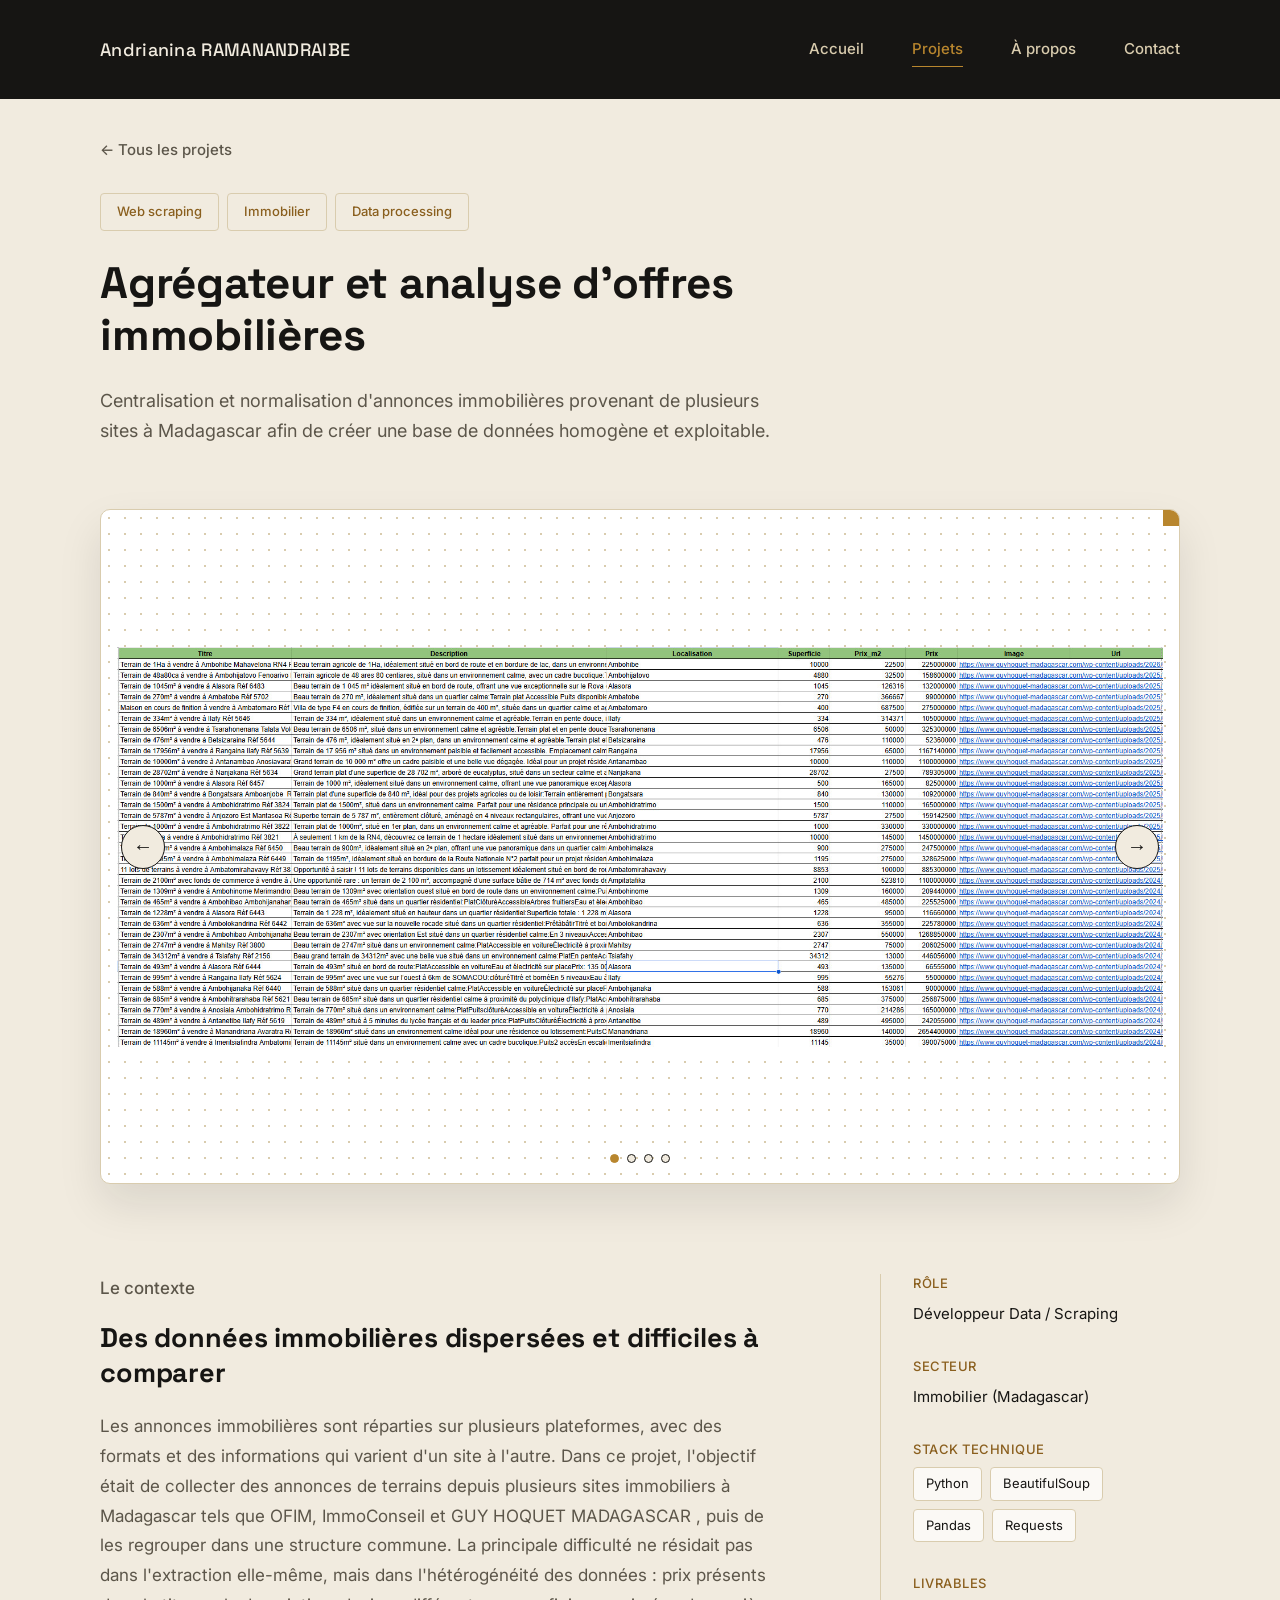
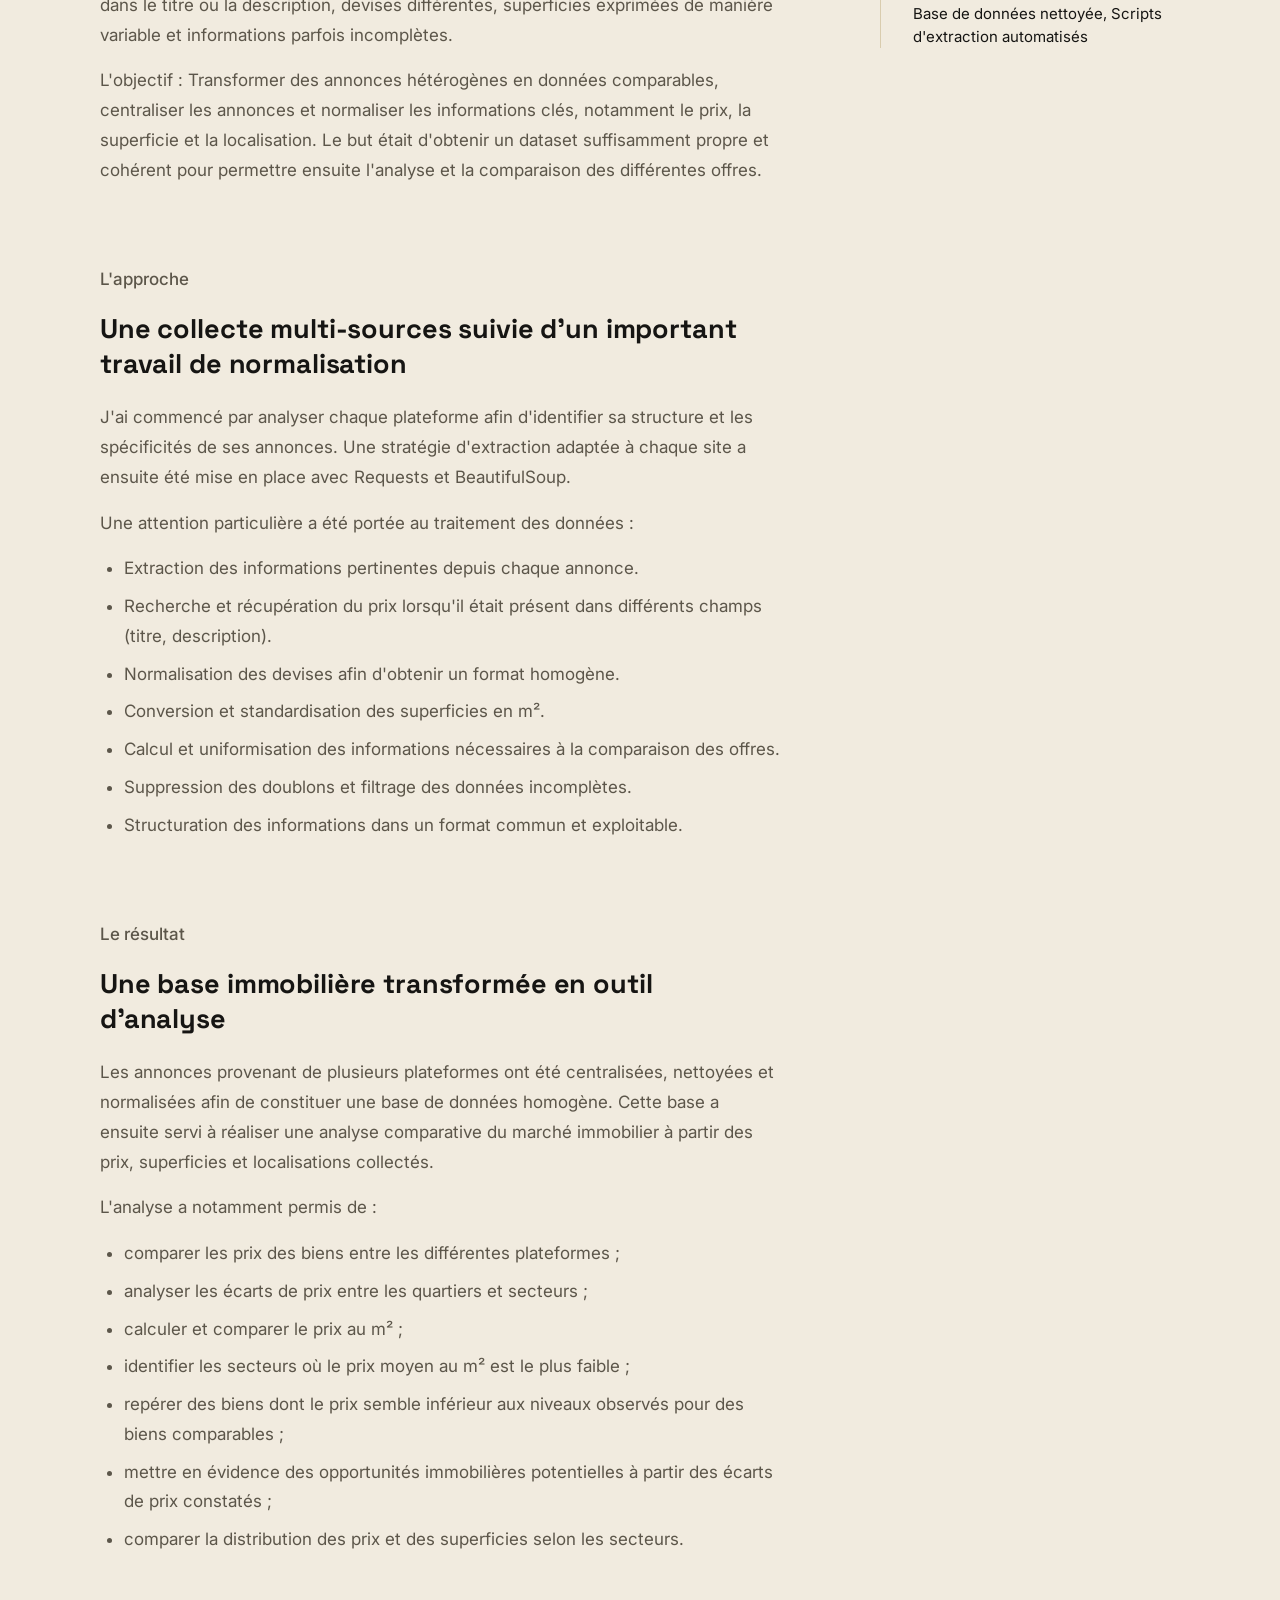
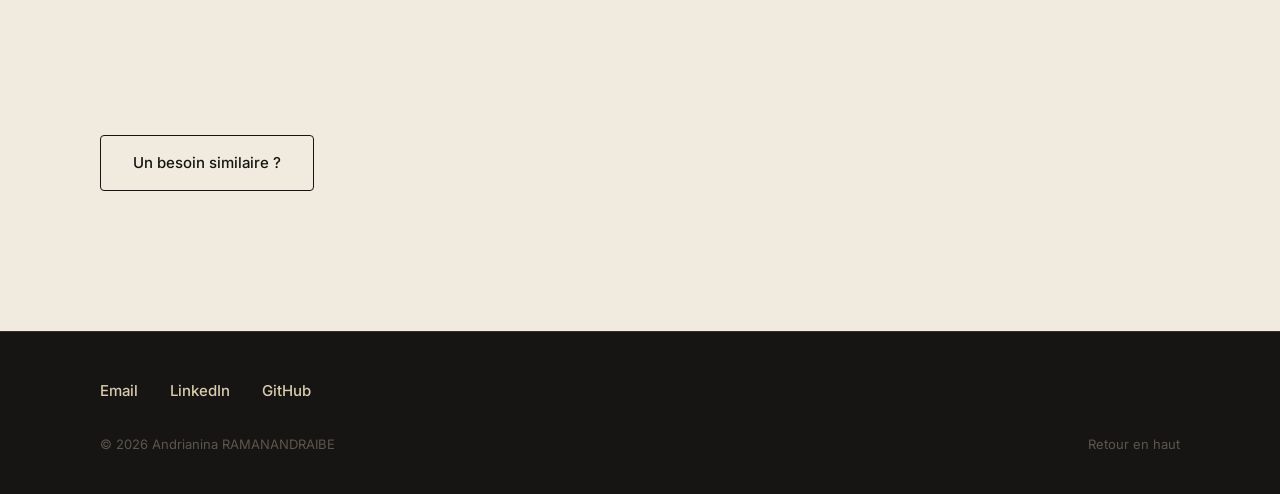
<file: project2.html>
<!DOCTYPE html>
<html lang="fr">
<head>
  <meta charset="UTF-8">
  <meta name="viewport" content="width=device-width, initial-scale=1.0">
  <title>Aggrégateur f'offres immobilières — Portfolio</title>
  <link rel="preconnect" href="https://fonts.googleapis.com">
  <link rel="preconnect" href="https://fonts.gstatic.com" crossorigin>
  <link href="https://fonts.googleapis.com/css2?family=Space+Grotesk:wght@400;500;700&family=Inter:wght@400;500&display=swap" rel="stylesheet">
  <link rel="stylesheet" href="style.css">
</head>
<body>

  <header id="top">
    <div class="logo">Andrianina RAMANANDRAIBE</div>
    <nav>
      <ul>
        <li><a href="index.html">Accueil</a></li>
        <li><a href="projects.html" class="active">Projets</a></li>
        <li><a href="index.html#a-propos">À propos</a></li>
        <li><a href="index.html#contact">Contact</a></li>
      </ul>
    </nav>
  </header>

  <a href="projects.html" class="back-link">← Tous les projets</a>

  <section class="project-hero">
    <div class="project-tags">
      <span>Web scraping</span>
      <span>Immobilier</span>
      <span>Data processing</span>
    </div>
    <h1>Agrégateur et analyse d'offres immobilières</h1>
    <p class="project-hero-summary">
      Centralisation et normalisation d'annonces immobilières provenant de plusieurs sites 
      à Madagascar afin de créer une base de données homogène et exploitable.
    </p>
  </section>

  <div class="photo-frame project-main-photo has-photo">
    <div class="carousel">
      <div class="carousel-track">
        <img src="assets/project2-img1.jpg" alt="Capture d'écran du projet 1" class="carousel-image active">
        <img src="assets/project2-img2.jpg" alt="Capture d'écran du projet 2" class="carousel-image">
        <img src="assets/project2-img3.jpg" alt="Capture d'écran du projet 2" class="carousel-image">
        <img src="assets/project2-img4.jpg" alt="Capture d'écran du projet 2" class="carousel-image">
      </div>

      <button class="carousel-btn carousel-prev" aria-label="Image précédente">
        ←
      </button>

      <button class="carousel-btn carousel-next" aria-label="Image suivante">
        →
      </button>

      <div class="carousel-dots">
        <button class="carousel-dot active" aria-label="Image 1"></button>
        <button class="carousel-dot" aria-label="Image 2"></button>
        <button class="carousel-dot" aria-label="Image 3"></button>
        <button class="carousel-dot" aria-label="Image 4"></button>
      </div>
    </div>
  </div>

  <!-- Mise en page 2 colonnes -->
  <div class="project-layout">

    <!-- Colonne principale -->
    <main class="project-content">

      <div class="content-block">
        <p class="content-label">Le contexte</p>
        <h2>Des données immobilières dispersées et difficiles à comparer</h2>
        <p>
          Les annonces immobilières sont réparties sur plusieurs plateformes, 
          avec des formats et des informations qui varient d'un site à l'autre.
          Dans ce projet, l'objectif était de collecter des annonces de terrains depuis 
          plusieurs sites immobiliers à Madagascar tels que OFIM, ImmoConseil et GUY HOQUET MADAGASCAR , puis de les regrouper 
          dans une structure commune.
          La principale difficulté ne résidait pas dans l'extraction elle-même, 
          mais dans l'hétérogénéité des données : prix présents 
          dans le titre ou la description, devises différentes,
          superficies exprimées de manière variable et informations parfois incomplètes.
        </p>
        <p>
          L'objectif : Transformer des annonces hétérogènes en données comparables, 
          centraliser les annonces et normaliser les informations clés, notamment le prix, la superficie et la localisation.
          Le but était d'obtenir un dataset suffisamment propre et cohérent 
          pour permettre ensuite l'analyse et la comparaison des différentes offres.
        </p>
      </div>

      <div class="content-block">
        <p class="content-label">L'approche</p>
        <h2>Une collecte multi-sources suivie d'un important travail de normalisation</h2>
        <p>
          J'ai commencé par analyser chaque plateforme afin d'identifier sa structure 
          et les spécificités de ses annonces.
          Une stratégie d'extraction adaptée à chaque site a ensuite été mise en place 
          avec Requests et BeautifulSoup.
        </p>
        <p>Une attention particulière a été portée au traitement des données :</p>
        <ul>
          <li>Extraction des informations pertinentes depuis chaque annonce.</li>
          <li>Recherche et récupération du prix lorsqu'il était présent dans différents champs (titre, description).</li>
          <li>Normalisation des devises afin d'obtenir un format homogène.</li>
          <li>Conversion et standardisation des superficies en m².</li>
          <li>Calcul et uniformisation des informations nécessaires à la comparaison des offres.</li>
          <li>Suppression des doublons et filtrage des données incomplètes.</li>
          <li>Structuration des informations dans un format commun et exploitable.</li>
        </ul>
      </div>

      <div class="content-block">
        <p class="content-label">Le résultat</p>
        <h2>Une base immobilière transformée en outil d'analyse</h2>
        <p>
          Les annonces provenant de plusieurs plateformes ont été centralisées, 
          nettoyées et normalisées afin de constituer une base de données homogène.
          Cette base a ensuite servi à réaliser une analyse comparative du marché immobilier à partir des prix,
          superficies et localisations collectés.
        </p>
        <p>L'analyse a notamment permis de :</p>
        <ul>
          <li>comparer les prix des biens entre les différentes plateformes ;</li>
          <li>analyser les écarts de prix entre les quartiers et secteurs ;</li>
          <li>calculer et comparer le prix au m² ;</li>
          <li>identifier les secteurs où le prix moyen au m² est le plus faible ;</li>
          <li>repérer des biens dont le prix semble inférieur aux niveaux observés pour des biens comparables ;</li>
          <li>mettre en évidence des opportunités immobilières potentielles à partir des écarts de prix constatés ;</li>
          <li>comparer la distribution des prix et des superficies selon les secteurs.</li>
        </ul>
      </div>

    </main>

    <!-- Barre latérale d'informations -->
    <aside class="project-sidebar">
      <div class="sidebar-block">
        <span class="sidebar-label">Rôle</span>
        <p class="sidebar-value">Développeur Data / Scraping</p>
      </div>

      <div class="sidebar-block">
        <span class="sidebar-label">Secteur</span>
        <p class="sidebar-value">Immobilier (Madagascar)</p>
      </div>

      <div class="sidebar-block">
        <span class="sidebar-label">Stack technique</span>
        <div class="sidebar-tags">
          <span>Python</span>
          <span>BeautifulSoup</span>
          <span>Pandas</span>
          <span>Requests</span>
        </div>
      </div>

      <div class="sidebar-block">
        <span class="sidebar-label">Livrables</span>
        <p class="sidebar-value">Base de données nettoyée, Scripts d'extraction automatisés</p>
      </div>
    </aside>

  </div>

  <div class="project-links">
    <a href="index.html#contact" class="btn-secondary">Un besoin similaire ?</a>
  </div>

  <footer class="footer">
    <div class="footer-links">
      <a href="mailto:contact@exemple.com">Email</a>
      <a href="https://linkedin.com/in/votre-profil" target="_blank" rel="noopener">LinkedIn</a>
      <a href="https://github.com/votre-profil" target="_blank" rel="noopener">GitHub</a>
    </div>
    <div class="footer-bottom">
      <p>© 2026 Andrianina RAMANANDRAIBE</p>
      <a href="#top">Retour en haut</a>
    </div>
  </footer>

  <script>
    const images = document.querySelectorAll('.carousel-image');
    const dots = document.querySelectorAll('.carousel-dot');
    const prevButton = document.querySelector('.carousel-prev');
    const nextButton = document.querySelector('.carousel-next');

    let currentIndex = 0;

    function showImage(index) {
      images.forEach((image) => image.classList.remove('active'));
      dots.forEach((dot) => dot.classList.remove('active'));

      images[index].classList.add('active');
      dots[index].classList.add('active');

      currentIndex = index;
    }

    function nextImage() {
      let nextIndex = (currentIndex + 1) % images.length;
      showImage(nextIndex);
    }

    function previousImage() {
      let previousIndex = (currentIndex - 1 + images.length) % images.length;
      showImage(previousIndex);
    }

    nextButton.addEventListener('click', nextImage);
    prevButton.addEventListener('click', previousImage);

    dots.forEach((dot, index) => {
      dot.addEventListener('click', () => showImage(index));
    });

    // Changement automatique toutes les 5 secondes
    setInterval(nextImage, 5000);
  </script>

</body>
</html>
</file>
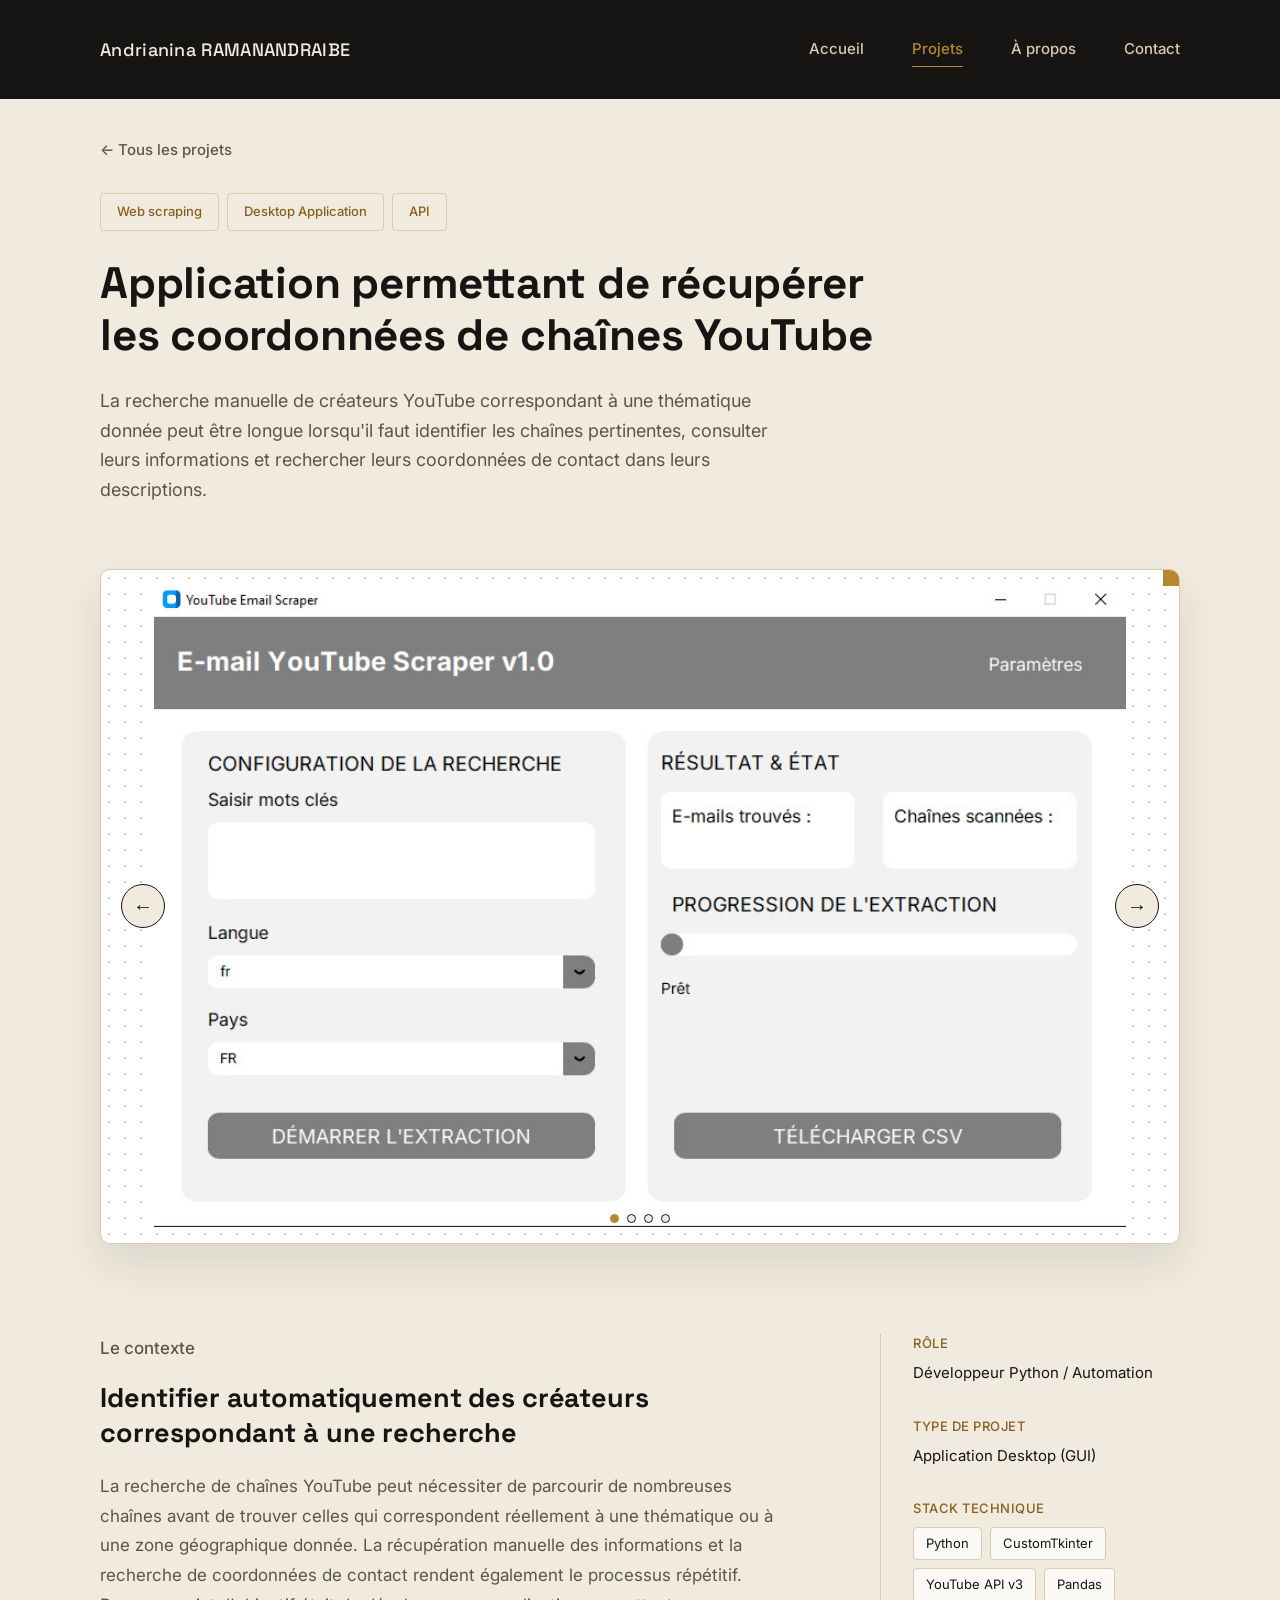
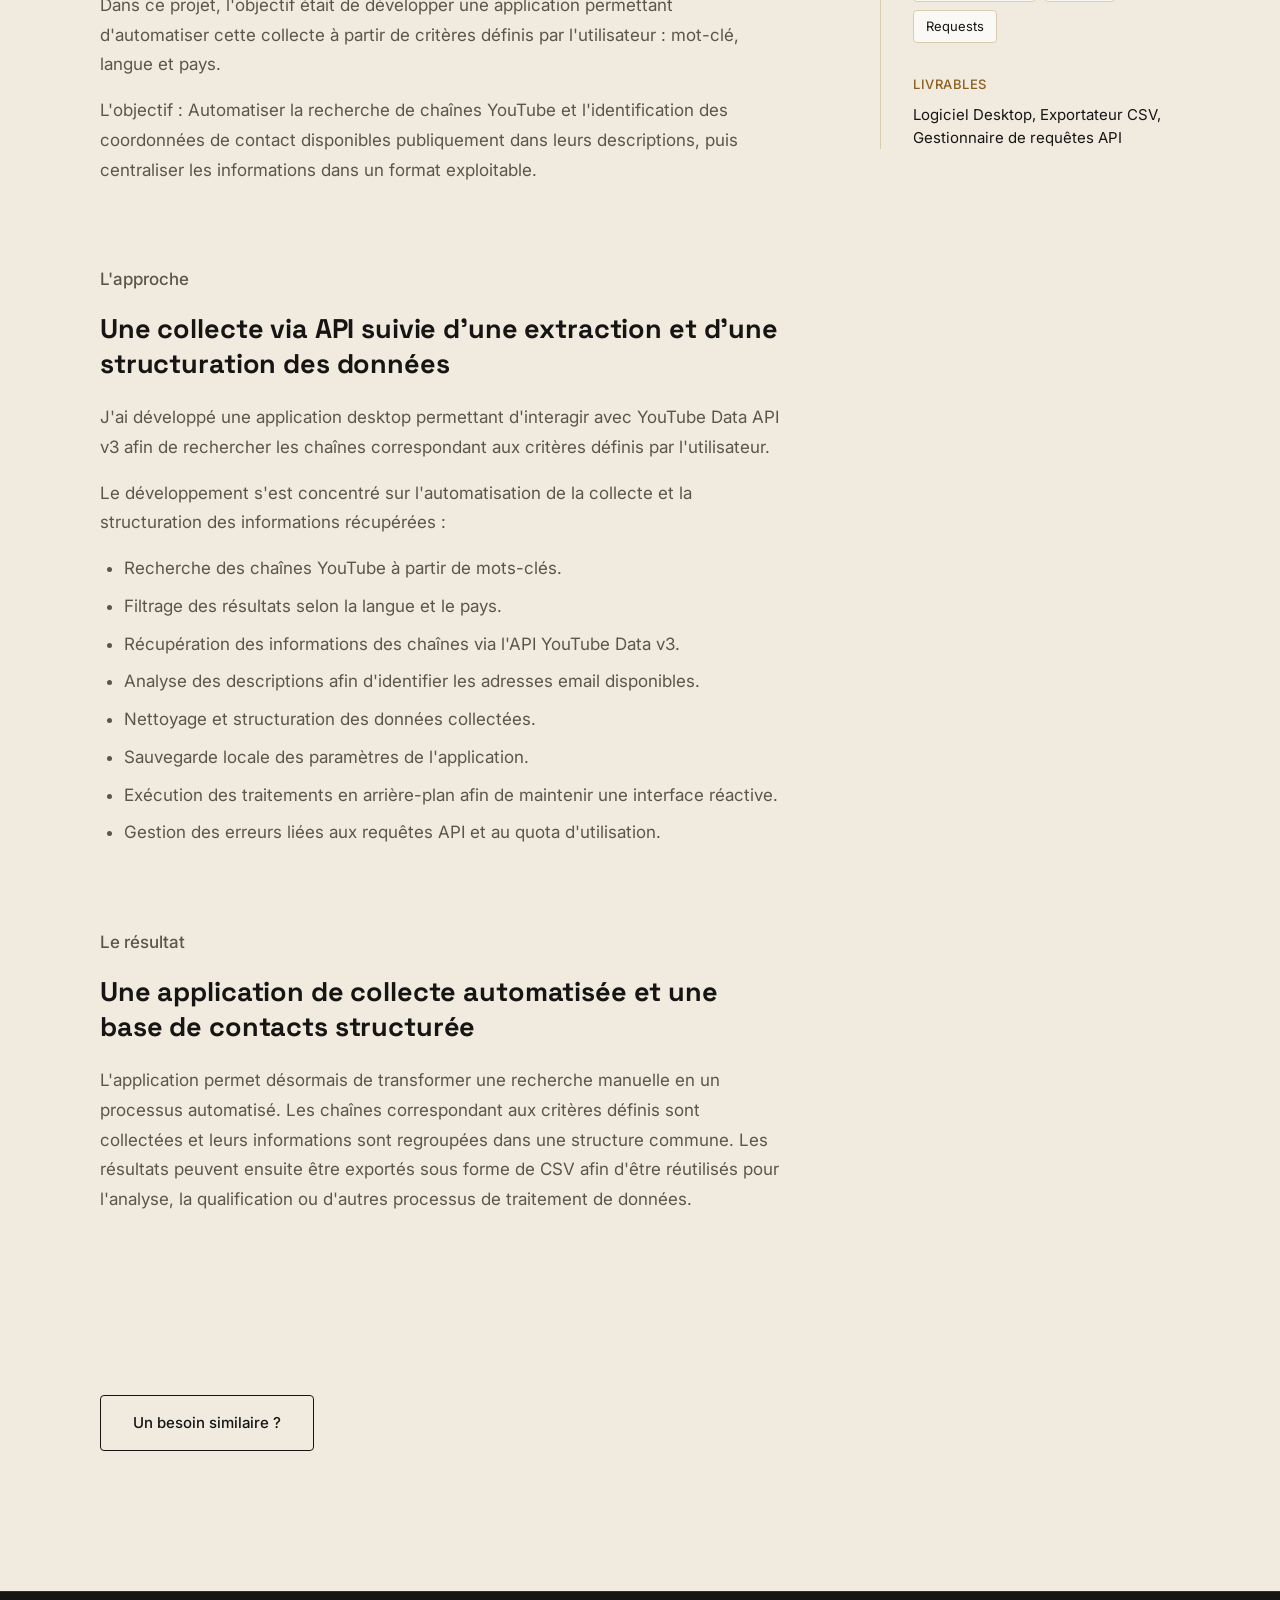
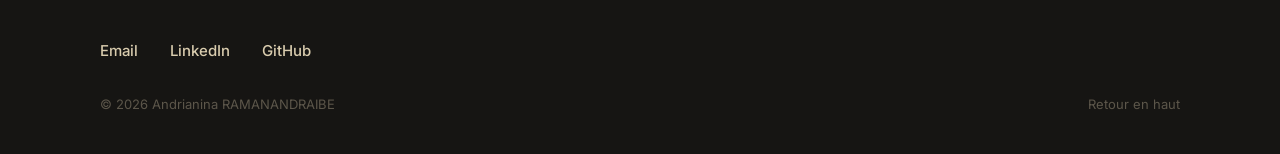
<file: project3.html>
<!DOCTYPE html>
<html lang="fr">
<head>
  <meta charset="UTF-8">
  <meta name="viewport" content="width=device-width, initial-scale=1.0">
  <title>Scraper YouTube — Portfolio</title>
  <link rel="preconnect" href="https://fonts.googleapis.com">
  <link rel="preconnect" href="https://fonts.gstatic.com" crossorigin>
  <link href="https://fonts.googleapis.com/css2?family=Space+Grotesk:wght@400;500;700&family=Inter:wght@400;500&display=swap" rel="stylesheet">
  <link rel="stylesheet" href="style.css">
</head>
<body>

  <header id="top">
    <div class="logo">Andrianina RAMANANDRAIBE</div>
    <nav>
      <ul>
        <li><a href="index.html">Accueil</a></li>
        <li><a href="projects.html" class="active">Projets</a></li>
        <li><a href="index.html#a-propos">À propos</a></li>
        <li><a href="index.html#contact">Contact</a></li>
      </ul>
    </nav>
  </header>

  <a href="projects.html" class="back-link">← Tous les projets</a>

  <section class="project-hero">
    <div class="project-tags">
      <span>Web scraping</span>
      <span>Desktop Application</span>
      <span>API</span>
    </div>
    <h1>Application permettant de récupérer les coordonnées de chaînes YouTube</h1>
    <p class="project-hero-summary">
      La recherche manuelle de créateurs YouTube correspondant à une thématique donnée 
      peut être longue lorsqu'il faut identifier les chaînes pertinentes, 
      consulter leurs informations et rechercher leurs coordonnées 
      de contact dans leurs descriptions.
    </p>
  </section>

  <div class="photo-frame project-main-photo has-photo">
    <div class="carousel">
      <div class="carousel-track">
        <img src="assets/project3-img1.jpg" alt="Capture d'écran du projet 1" class="carousel-image active">
        <img src="assets/project3-img2.jpg" alt="Capture d'écran du projet 2" class="carousel-image">
      </div>

      <button class="carousel-btn carousel-prev" aria-label="Image précédente">
        ←
      </button>

      <button class="carousel-btn carousel-next" aria-label="Image suivante">
        →
      </button>

      <div class="carousel-dots">
        <button class="carousel-dot active" aria-label="Image 1"></button>
        <button class="carousel-dot" aria-label="Image 2"></button>
        <button class="carousel-dot" aria-label="Image 3"></button>
        <button class="carousel-dot" aria-label="Image 4"></button>
      </div>
    </div>
  </div>

  <!-- Structure à 2 colonnes (Main + Sidebar) -->
  <div class="project-layout">

    <!-- Colonne principale (Texte de présentation) -->
    <main class="project-content">

      <div class="content-block">
        <p class="content-label">Le contexte</p>
        <h2>Identifier automatiquement des créateurs correspondant à une recherche</h2>
        <p>
          La recherche de chaînes YouTube peut nécessiter de parcourir 
          de nombreuses chaînes avant de trouver celles qui correspondent 
          réellement à une thématique ou à une zone géographique donnée. 
          La récupération manuelle des informations et la recherche de coordonnées 
          de contact rendent également le processus répétitif.
          Dans ce projet, l'objectif était de développer une application permettant d'automatiser 
          cette collecte à partir de critères définis par l'utilisateur : mot-clé, langue et pays.
        </p>
        <p>
          L'objectif : Automatiser la recherche de chaînes YouTube 
          et l'identification des coordonnées 
          de contact disponibles publiquement dans leurs descriptions, 
          puis centraliser les informations dans un format exploitable.
        </p>
      </div>

      <div class="content-block">
        <p class="content-label">L'approche</p>
        <h2>Une collecte via API suivie d'une extraction et d'une structuration des données</h2>
        <p>
          J'ai développé une application desktop permettant d'interagir 
          avec YouTube Data API v3 afin de rechercher les chaînes correspondant 
          aux critères définis par l'utilisateur.
        </p>
        <p>Le développement s'est concentré sur l'automatisation de la collecte et la structuration des informations récupérées :</p>
        <ul>
          <li>Recherche des chaînes YouTube à partir de mots-clés.</li>
          <li>Filtrage des résultats selon la langue et le pays.</li>
          <li>Récupération des informations des chaînes via l'API YouTube Data v3.</li>
          <li>Analyse des descriptions afin d'identifier les adresses email disponibles.</li>
          <li>Nettoyage et structuration des données collectées.</li>
          <li>Sauvegarde locale des paramètres de l'application.</li>
          <li>Exécution des traitements en arrière-plan afin de maintenir une interface réactive.</li>
          <li>Gestion des erreurs liées aux requêtes API et au quota d'utilisation.</li>
        </ul>
      </div>

      <div class="content-block">
        <p class="content-label">Le résultat</p>
        <h2>Une application de collecte automatisée et une base de contacts structurée</h2>
        <p>
          L'application permet désormais de transformer une recherche manuelle en un processus automatisé. 
          Les chaînes correspondant aux critères définis sont collectées 
          et leurs informations sont regroupées dans une structure commune.
          Les résultats peuvent ensuite être exportés sous forme 
          de CSV afin d'être réutilisés pour l'analyse, la qualification 
          ou d'autres processus de traitement de données.
        </p>
      </div>

    </main>

    <!-- Barre latérale d'informations -->
    <aside class="project-sidebar">
      <div class="sidebar-block">
        <span class="sidebar-label">Rôle</span>
        <p class="sidebar-value">Développeur Python / Automation</p>
      </div>

      <div class="sidebar-block">
        <span class="sidebar-label">Type de projet</span>
        <p class="sidebar-value">Application Desktop (GUI)</p>
      </div>

      <div class="sidebar-block">
        <span class="sidebar-label">Stack technique</span>
        <div class="sidebar-tags">
          <span>Python</span>
          <span>CustomTkinter</span>
          <span>YouTube API v3</span>
          <span>Pandas</span>
          <span>Requests</span>
        </div>
      </div>

      <div class="sidebar-block">
        <span class="sidebar-label">Livrables</span>
        <p class="sidebar-value">Logiciel Desktop, Exportateur CSV, Gestionnaire de requêtes API</p>
      </div>
    </aside>

  </div>

  <div class="project-links">
    <a href="index.html#contact" class="btn-secondary">Un besoin similaire ?</a>
  </div>

  <footer class="footer">
    <div class="footer-links">
      <a href="mailto:contact@exemple.com">Email</a>
      <a href="https://linkedin.com/in/votre-profil" target="_blank" rel="noopener">LinkedIn</a>
      <a href="https://github.com/votre-profil" target="_blank" rel="noopener">GitHub</a>
    </div>
    <div class="footer-bottom">
      <p>© 2026 Andrianina RAMANANDRAIBE</p>
      <a href="#top">Retour en haut</a>
    </div>
  </footer>

  <script>
    const images = document.querySelectorAll('.carousel-image');
    const dots = document.querySelectorAll('.carousel-dot');
    const prevButton = document.querySelector('.carousel-prev');
    const nextButton = document.querySelector('.carousel-next');

    let currentIndex = 0;

    function showImage(index) {
      images.forEach((image) => image.classList.remove('active'));
      dots.forEach((dot) => dot.classList.remove('active'));

      images[index].classList.add('active');
      dots[index].classList.add('active');

      currentIndex = index;
    }

    function nextImage() {
      let nextIndex = (currentIndex + 1) % images.length;
      showImage(nextIndex);
    }

    function previousImage() {
      let previousIndex = (currentIndex - 1 + images.length) % images.length;
      showImage(previousIndex);
    }

    nextButton.addEventListener('click', nextImage);
    prevButton.addEventListener('click', previousImage);

    dots.forEach((dot, index) => {
      dot.addEventListener('click', () => showImage(index));
    });

    setInterval(nextImage, 5000);
  </script>

</body>
</html>
</file>
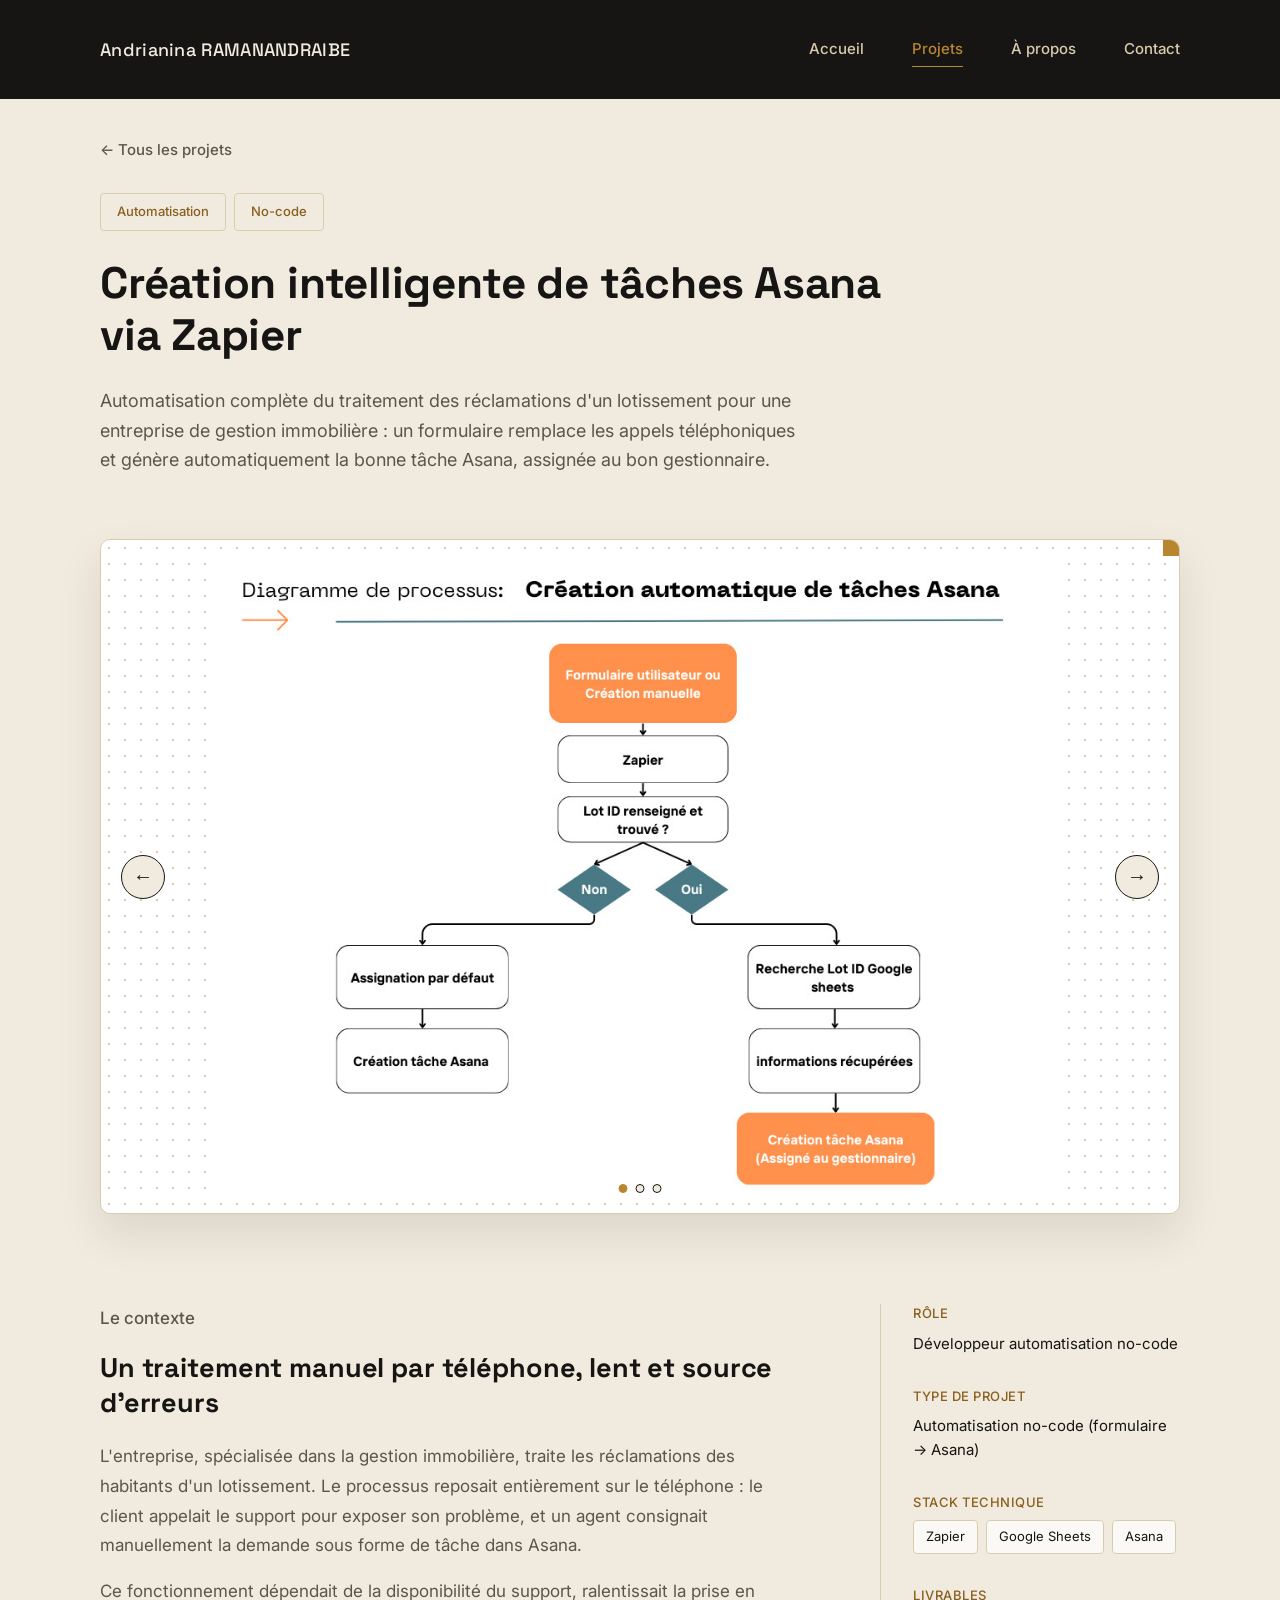
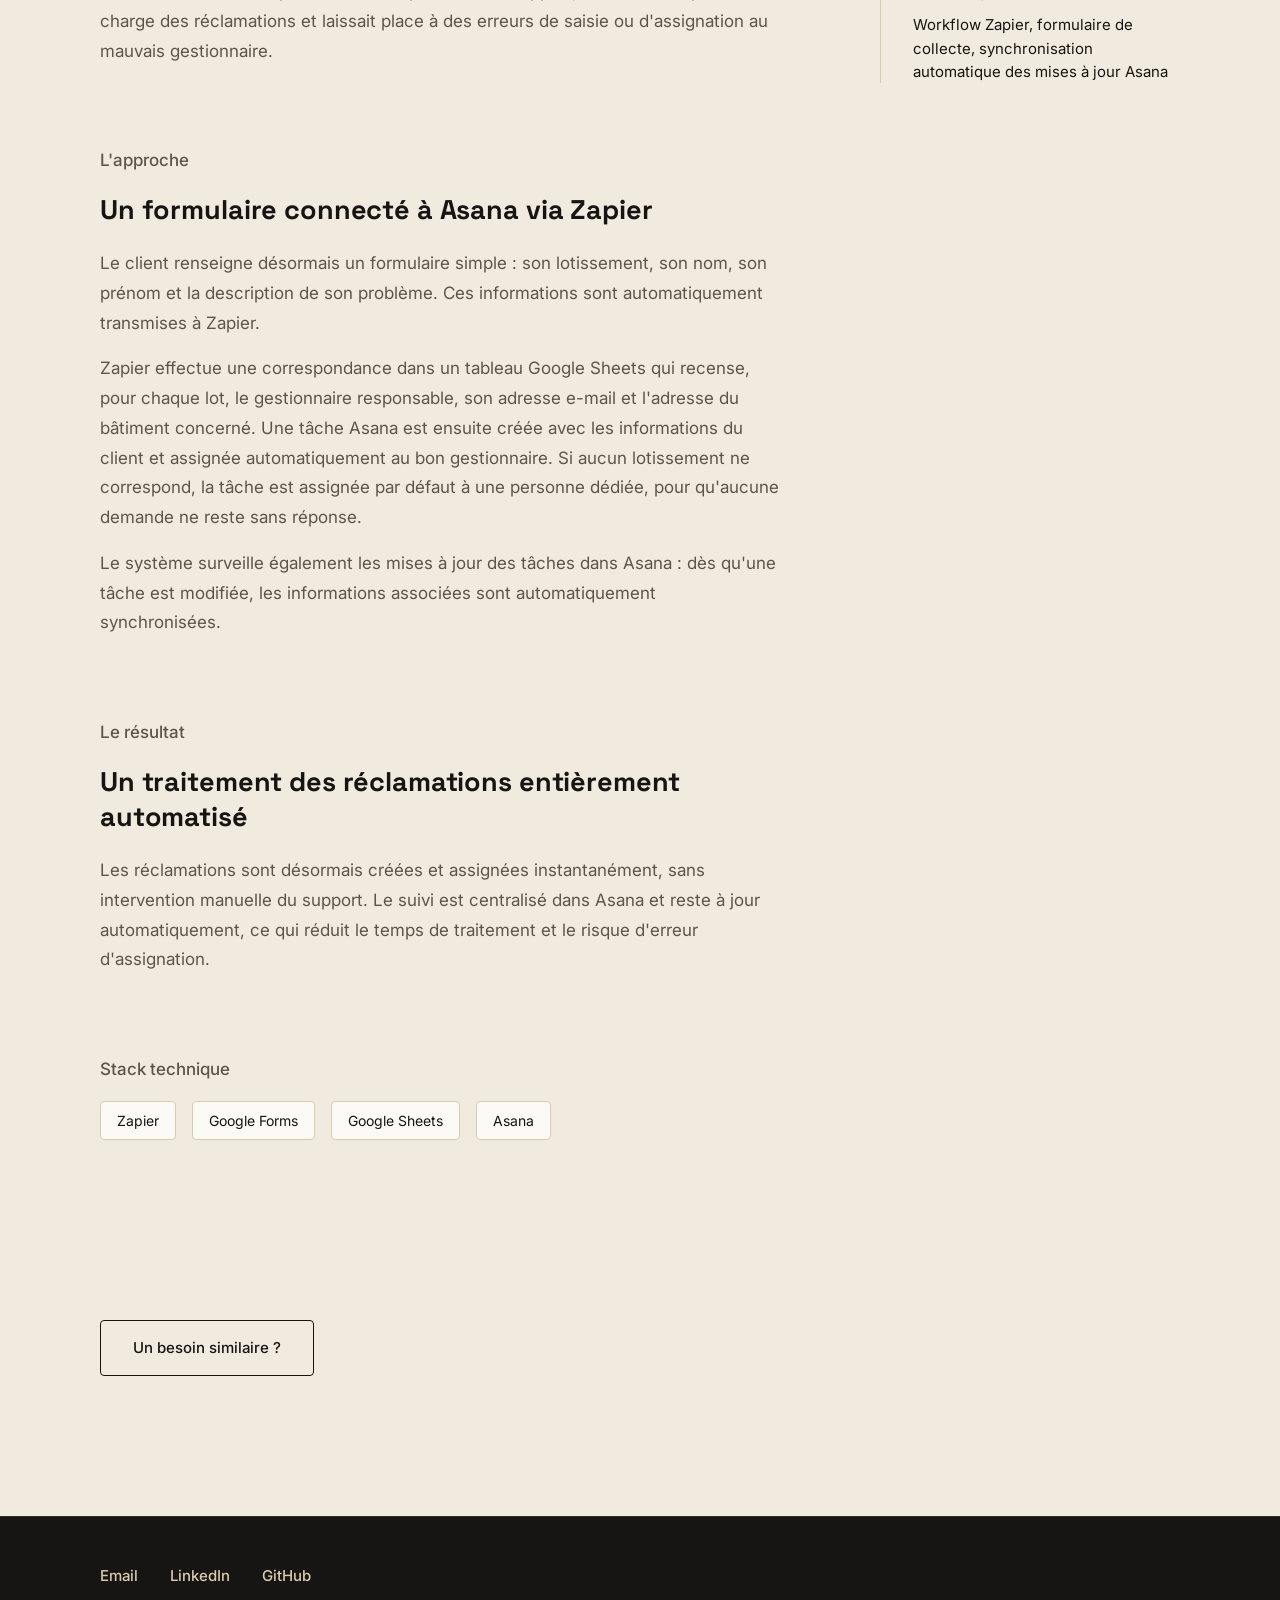
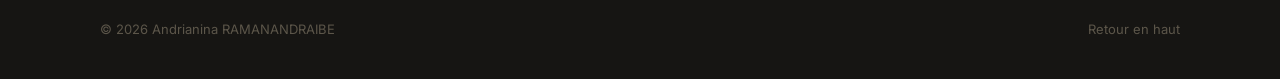
<file: project4.html>
<!DOCTYPE html>
<html lang="fr">
<head>
  <meta charset="UTF-8">
  <meta name="viewport" content="width=device-width, initial-scale=1.0">
  <title>Automatisation de tâches Asana via Zapier — Portfolio</title>
  <link rel="preconnect" href="https://fonts.googleapis.com">
  <link rel="preconnect" href="https://fonts.gstatic.com" crossorigin>
  <link href="https://fonts.googleapis.com/css2?family=Space+Grotesk:wght@400;500;700&family=Inter:wght@400;500&display=swap" rel="stylesheet">
  <link rel="stylesheet" href="style.css">
</head>
<body>

  <header id="top">
    <div class="logo">Andrianina RAMANANDRAIBE</div>
    <nav>
      <ul>
        <li><a href="index.html">Accueil</a></li>
        <li><a href="projects.html" class="active">Projets</a></li>
        <li><a href="index.html#a-propos">À propos</a></li>
        <li><a href="index.html#contact">Contact</a></li>
      </ul>
    </nav>
  </header>

  <a href="projects.html" class="back-link">← Tous les projets</a>

  <section class="project-hero">
    <div class="project-tags">
      <span>Automatisation</span>
      <span>No-code</span>
    </div>
    <h1>Création intelligente de tâches Asana via Zapier</h1>
    <p class="project-hero-summary">
      Automatisation complète du traitement des réclamations d'un lotissement
      pour une entreprise de gestion immobilière : un formulaire remplace les
      appels téléphoniques et génère automatiquement la bonne tâche Asana,
      assignée au bon gestionnaire.
    </p>
  </section>

  <!-- Remplacer par <img src="assets/projet-4-large.jpg" alt="..."> et ajouter la classe "has-photo" -->
  <div class="photo-frame project-main-photo has-photo">
    <div class="carousel">
      <div class="carousel-track">
        <img src="assets/project4-img1.jpg" alt="Capture d'écran du projet 1" class="carousel-image active">
        <img src="assets/project4-img2.jpg" alt="Capture d'écran du projet 2" class="carousel-image">
        <img src="assets/project4-img3.jpg" alt="Capture d'écran du projet 2" class="carousel-image">
      </div>

      <button class="carousel-btn carousel-prev" aria-label="Image précédente">
        ←
      </button>

      <button class="carousel-btn carousel-next" aria-label="Image suivante">
        →
      </button>

      <div class="carousel-dots">
        <button class="carousel-dot active" aria-label="Image 1"></button>
        <button class="carousel-dot" aria-label="Image 2"></button>
        <button class="carousel-dot" aria-label="Image 3"></button>
      </div>
    </div>
  </div>

  <div class="project-layout">

    <main class="project-content">

      <div class="content-block">
        <p class="content-label">Le contexte</p>
        <h2>Un traitement manuel par téléphone, lent et source d'erreurs</h2>
        <p>
          L'entreprise, spécialisée dans la gestion immobilière, traite les
          réclamations des habitants d'un lotissement. Le processus reposait
          entièrement sur le téléphone : le client appelait le support pour
          exposer son problème, et un agent consignait manuellement la demande
          sous forme de tâche dans Asana.
        </p>
        <p>
          Ce fonctionnement dépendait de la disponibilité du support, ralentissait
          la prise en charge des réclamations et laissait place à des erreurs de
          saisie ou d'assignation au mauvais gestionnaire.
        </p>
      </div>

      <div class="content-block">
        <p class="content-label">L'approche</p>
        <h2>Un formulaire connecté à Asana via Zapier</h2>
        <p>
          Le client renseigne désormais un formulaire simple : son lotissement,
          son nom, son prénom et la description de son problème. Ces informations
          sont automatiquement transmises à Zapier.
        </p>
        <p>
          Zapier effectue une correspondance dans un tableau Google Sheets qui
          recense, pour chaque lot, le gestionnaire responsable, son adresse
          e-mail et l'adresse du bâtiment concerné. Une tâche Asana est ensuite
          créée avec les informations du client et assignée automatiquement au
          bon gestionnaire. Si aucun lotissement ne correspond, la tâche est
          assignée par défaut à une personne dédiée, pour qu'aucune demande ne
          reste sans réponse.
        </p>
        <p>
          Le système surveille également les mises à jour des tâches dans Asana :
          dès qu'une tâche est modifiée, les informations associées sont
          automatiquement synchronisées.
        </p>
      </div>

      <div class="content-block">
        <p class="content-label">Le résultat</p>
        <h2>Un traitement des réclamations entièrement automatisé</h2>
        <p>
          Les réclamations sont désormais créées et assignées instantanément,
          sans intervention manuelle du support. Le suivi est centralisé dans
          Asana et reste à jour automatiquement, ce qui réduit le temps de
          traitement et le risque d'erreur d'assignation.
        </p>
      </div>

      <div class="content-block">
        <p class="content-label">Stack technique</p>
        <div class="project-stack-list">
          <span>Zapier</span>
          <span>Google Forms</span>
          <span>Google Sheets</span>
          <span>Asana</span>
        </div>
      </div>

    </main>

    <aside class="project-sidebar">
      <div class="sidebar-block">
        <span class="sidebar-label">Rôle</span>
        <p class="sidebar-value">Développeur automatisation no-code</p>
      </div>

      <div class="sidebar-block">
        <span class="sidebar-label">Type de projet</span>
        <p class="sidebar-value">Automatisation no-code (formulaire → Asana)</p>
      </div>

      <div class="sidebar-block">
        <span class="sidebar-label">Stack technique</span>
        <div class="sidebar-tags">
          <span>Zapier</span>
          <span>Google Sheets</span>
          <span>Asana</span>
        </div>
      </div>

      <div class="sidebar-block">
        <span class="sidebar-label">Livrables</span>
        <p class="sidebar-value">Workflow Zapier, formulaire de collecte, synchronisation automatique des mises à jour Asana</p>
      </div>
    </aside>

  </div>

  <div class="project-links">
    <a href="index.html#contact" class="btn-secondary">Un besoin similaire ?</a>
  </div>

  <footer class="footer">
    <div class="footer-links">
      <a href="mailto:contact@exemple.com">Email</a>
      <a href="https://linkedin.com/in/votre-profil" target="_blank" rel="noopener">LinkedIn</a>
      <a href="https://github.com/votre-profil" target="_blank" rel="noopener">GitHub</a>
    </div>
    <div class="footer-bottom">
      <p>© 2026 Andrianina RAMANANDRAIBE</p>
      <a href="#top">Retour en haut</a>
    </div>
  </footer>
  <script>
    const images = document.querySelectorAll('.carousel-image');
    const dots = document.querySelectorAll('.carousel-dot');
    const prevButton = document.querySelector('.carousel-prev');
    const nextButton = document.querySelector('.carousel-next');

    let currentIndex = 0;

    function showImage(index) {
      images.forEach((image) => image.classList.remove('active'));
      dots.forEach((dot) => dot.classList.remove('active'));

      images[index].classList.add('active');
      dots[index].classList.add('active');

      currentIndex = index;
    }

    function nextImage() {
      let nextIndex = (currentIndex + 1) % images.length;
      showImage(nextIndex);
    }

    function previousImage() {
      let previousIndex = (currentIndex - 1 + images.length) % images.length;
      showImage(previousIndex);
    }

    nextButton.addEventListener('click', nextImage);
    prevButton.addEventListener('click', previousImage);

    dots.forEach((dot, index) => {
      dot.addEventListener('click', () => showImage(index));
    });

    // Changement automatique toutes les 5 secondes
    setInterval(nextImage, 5000);
  </script>
</body>
</html>
</file>
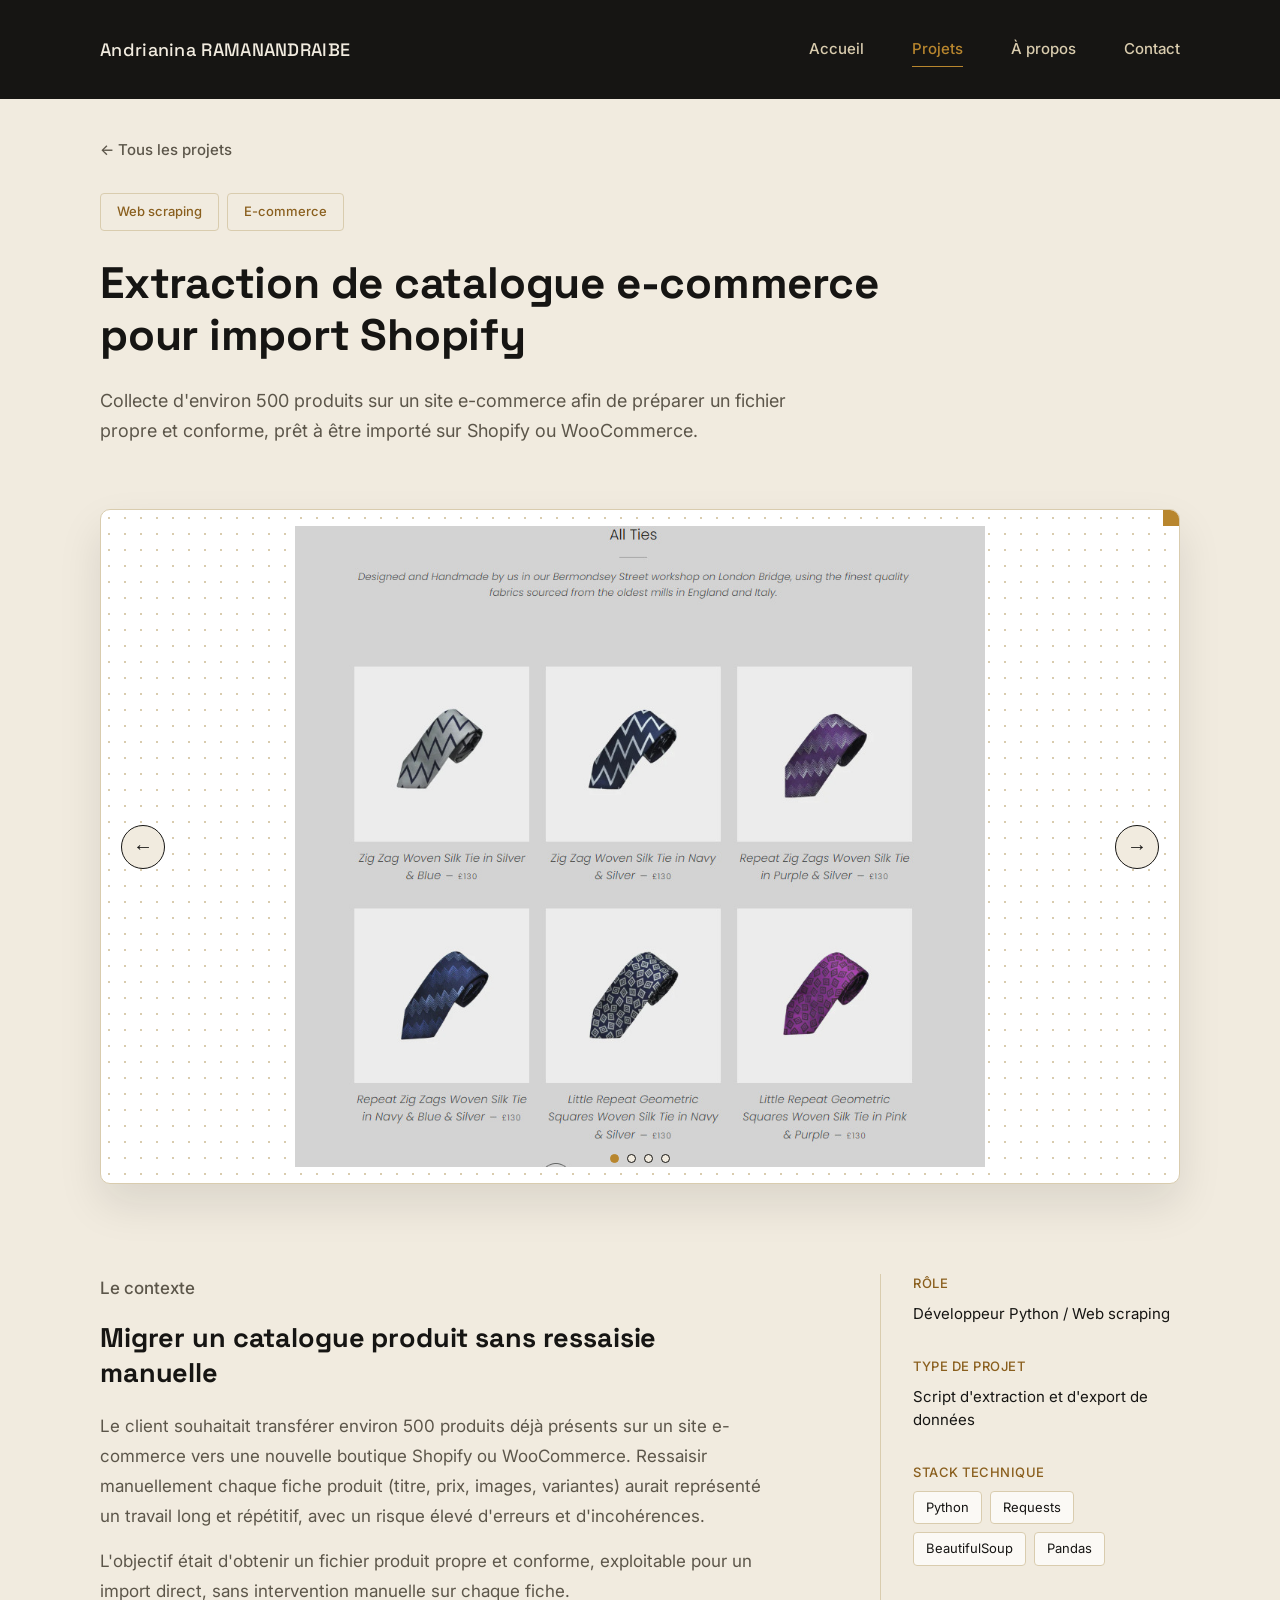
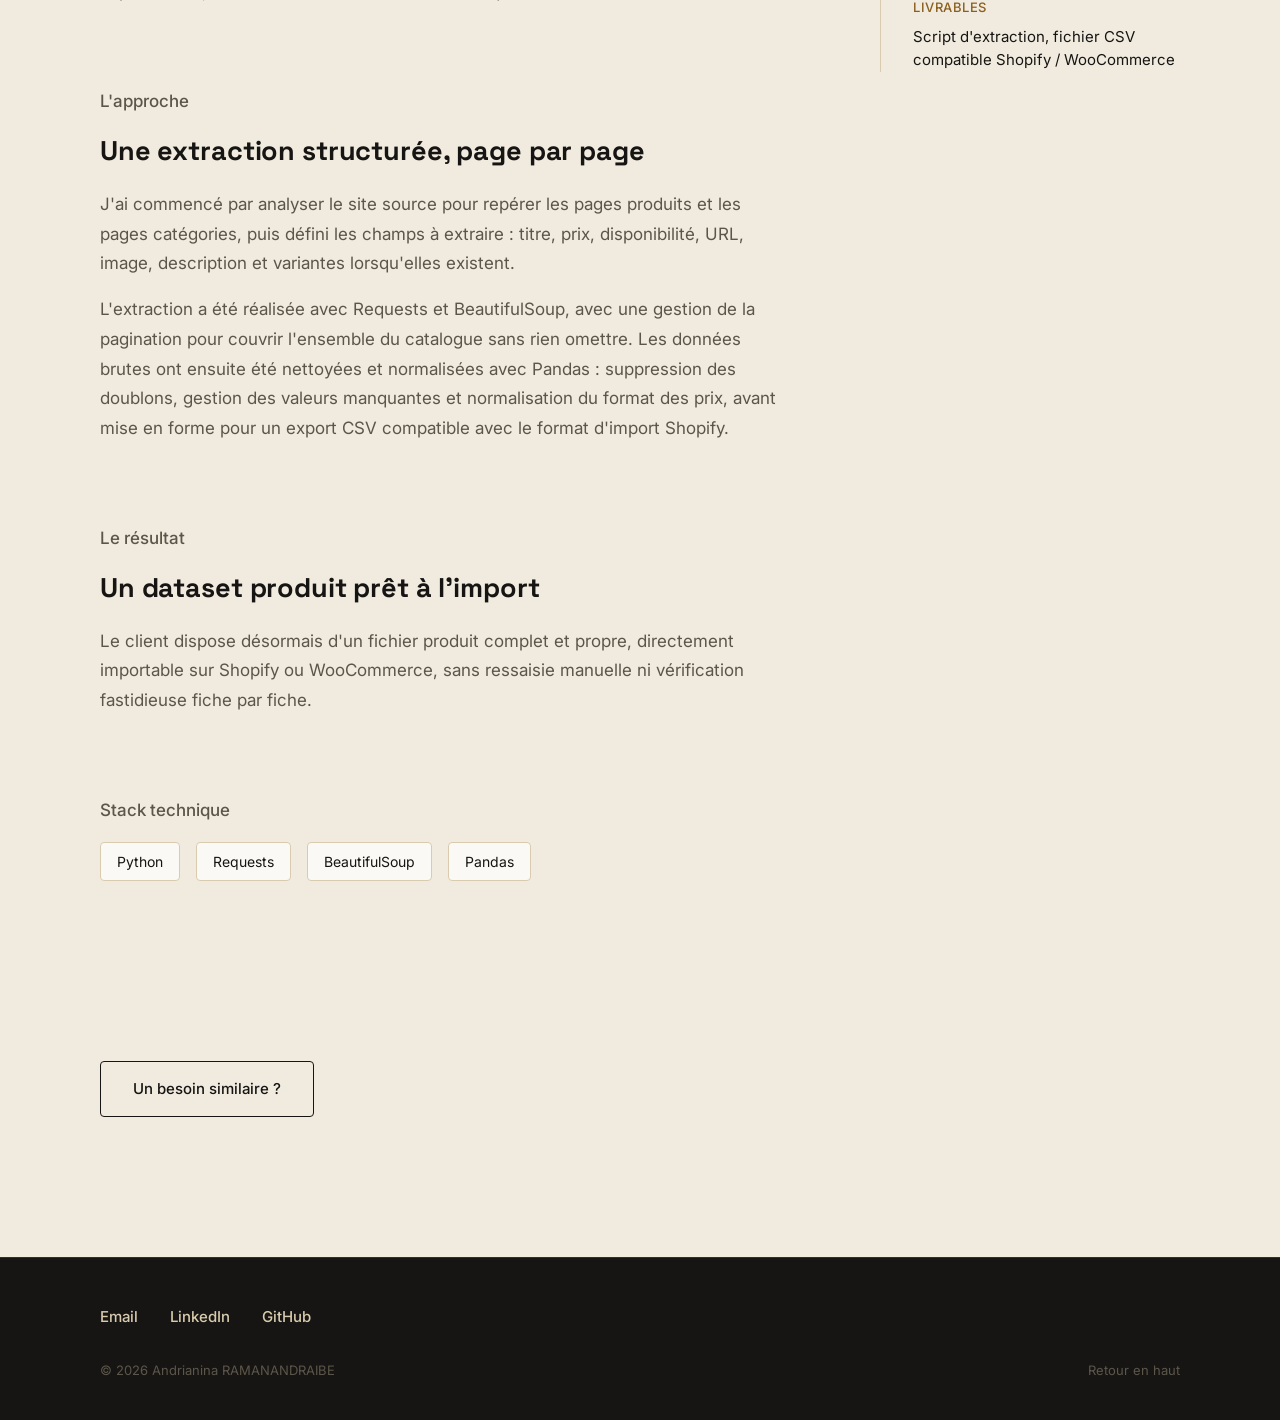
<file: project5.html>
<!DOCTYPE html>
<html lang="fr">
<head>
  <meta charset="UTF-8">
  <meta name="viewport" content="width=device-width, initial-scale=1.0">
  <title>Extraction de catalogue e-commerce pour Shopify — Portfolio</title>
  <link rel="preconnect" href="https://fonts.googleapis.com">
  <link rel="preconnect" href="https://fonts.gstatic.com" crossorigin>
  <link href="https://fonts.googleapis.com/css2?family=Space+Grotesk:wght@400;500;700&family=Inter:wght@400;500&display=swap" rel="stylesheet">
  <link rel="stylesheet" href="style.css">
</head>
<body>

  <header id="top">
    <div class="logo">Andrianina RAMANANDRAIBE</div>
    <nav>
      <ul>
        <li><a href="index.html">Accueil</a></li>
        <li><a href="projects.html" class="active">Projets</a></li>
        <li><a href="index.html#a-propos">À propos</a></li>
        <li><a href="index.html#contact">Contact</a></li>
      </ul>
    </nav>
  </header>

  <a href="projects.html" class="back-link">← Tous les projets</a>

  <section class="project-hero">
    <div class="project-tags">
      <span>Web scraping</span>
      <span>E-commerce</span>
    </div>
    <h1>Extraction de catalogue e-commerce pour import Shopify</h1>
    <p class="project-hero-summary">
      Collecte d'environ 500 produits sur un site e-commerce afin de préparer
      un fichier propre et conforme, prêt à être importé sur Shopify ou
      WooCommerce.
    </p>
  </section>

  <!-- Remplacer par <img src="assets/projet-5-large.jpg" alt="..."> et ajouter la classe "has-photo" -->
  <div class="photo-frame project-main-photo has-photo">
    <div class="carousel">
      <div class="carousel-track">
        <img src="assets/project5-img1.jpg" alt="Capture d'écran du projet 1" class="carousel-image active">
        <img src="assets/project5-img2.jpg" alt="Capture d'écran du projet 2" class="carousel-image">
      </div>

      <button class="carousel-btn carousel-prev" aria-label="Image précédente">
        ←
      </button>

      <button class="carousel-btn carousel-next" aria-label="Image suivante">
        →
      </button>

      <div class="carousel-dots">
        <button class="carousel-dot active" aria-label="Image 1"></button>
        <button class="carousel-dot" aria-label="Image 2"></button>
        <button class="carousel-dot" aria-label="Image 3"></button>
        <button class="carousel-dot" aria-label="Image 4"></button>
      </div>
    </div>
  </div>

  <div class="project-layout">

    <main class="project-content">

      <div class="content-block">
        <p class="content-label">Le contexte</p>
        <h2>Migrer un catalogue produit sans ressaisie manuelle</h2>
        <p>
          Le client souhaitait transférer environ 500 produits déjà présents
          sur un site e-commerce vers une nouvelle boutique Shopify ou
          WooCommerce. Ressaisir manuellement chaque fiche produit (titre,
          prix, images, variantes) aurait représenté un travail long et
          répétitif, avec un risque élevé d'erreurs et d'incohérences.
        </p>
        <p>
          L'objectif était d'obtenir un fichier produit propre et conforme,
          exploitable pour un import direct, sans intervention manuelle sur
          chaque fiche.
        </p>
      </div>

      <div class="content-block">
        <p class="content-label">L'approche</p>
        <h2>Une extraction structurée, page par page</h2>
        <p>
          J'ai commencé par analyser le site source pour repérer les pages
          produits et les pages catégories, puis défini les champs à extraire :
          titre, prix, disponibilité, URL, image, description et variantes
          lorsqu'elles existent.
        </p>
        <p>
          L'extraction a été réalisée avec Requests et BeautifulSoup, avec une
          gestion de la pagination pour couvrir l'ensemble du catalogue sans
          rien omettre. Les données brutes ont ensuite été nettoyées et
          normalisées avec Pandas : suppression des doublons, gestion des
          valeurs manquantes et normalisation du format des prix, avant mise en
          forme pour un export CSV compatible avec le format d'import Shopify.
        </p>
      </div>

      <div class="content-block">
        <p class="content-label">Le résultat</p>
        <h2>Un dataset produit prêt à l'import</h2>
        <p>
          Le client dispose désormais d'un fichier produit complet et propre,
          directement importable sur Shopify ou WooCommerce, sans ressaisie
          manuelle ni vérification fastidieuse fiche par fiche.
        </p>
      </div>

      <div class="content-block">
        <p class="content-label">Stack technique</p>
        <div class="project-stack-list">
          <span>Python</span>
          <span>Requests</span>
          <span>BeautifulSoup</span>
          <span>Pandas</span>
        </div>
      </div>

    </main>

    <aside class="project-sidebar">
      <div class="sidebar-block">
        <span class="sidebar-label">Rôle</span>
        <p class="sidebar-value">Développeur Python / Web scraping</p>
      </div>

      <div class="sidebar-block">
        <span class="sidebar-label">Type de projet</span>
        <p class="sidebar-value">Script d'extraction et d'export de données</p>
      </div>

      <div class="sidebar-block">
        <span class="sidebar-label">Stack technique</span>
        <div class="sidebar-tags">
          <span>Python</span>
          <span>Requests</span>
          <span>BeautifulSoup</span>
          <span>Pandas</span>
        </div>
      </div>

      <div class="sidebar-block">
        <span class="sidebar-label">Livrables</span>
        <p class="sidebar-value">Script d'extraction, fichier CSV compatible Shopify / WooCommerce</p>
      </div>
    </aside>

  </div>

  <div class="project-links">
    <a href="index.html#contact" class="btn-secondary">Un besoin similaire ?</a>
  </div>

  <footer class="footer">
    <div class="footer-links">
      <a href="mailto:contact@exemple.com">Email</a>
      <a href="https://linkedin.com/in/votre-profil" target="_blank" rel="noopener">LinkedIn</a>
      <a href="https://github.com/votre-profil" target="_blank" rel="noopener">GitHub</a>
    </div>
    <div class="footer-bottom">
      <p>© 2026 Andrianina RAMANANDRAIBE</p>
      <a href="#top">Retour en haut</a>
    </div>
  </footer>

  <script>
    const images = document.querySelectorAll('.carousel-image');
    const dots = document.querySelectorAll('.carousel-dot');
    const prevButton = document.querySelector('.carousel-prev');
    const nextButton = document.querySelector('.carousel-next');

    let currentIndex = 0;

    function showImage(index) {
      images.forEach((image) => image.classList.remove('active'));
      dots.forEach((dot) => dot.classList.remove('active'));

      images[index].classList.add('active');
      dots[index].classList.add('active');

      currentIndex = index;
    }

    function nextImage() {
      let nextIndex = (currentIndex + 1) % images.length;
      showImage(nextIndex);
    }

    function previousImage() {
      let previousIndex = (currentIndex - 1 + images.length) % images.length;
      showImage(previousIndex);
    }

    nextButton.addEventListener('click', nextImage);
    prevButton.addEventListener('click', previousImage);

    dots.forEach((dot, index) => {
      dot.addEventListener('click', () => showImage(index));
    });

    // Changement automatique toutes les 5 secondes
    setInterval(nextImage, 5000);
  </script>
  
</body>
</html>
</file>
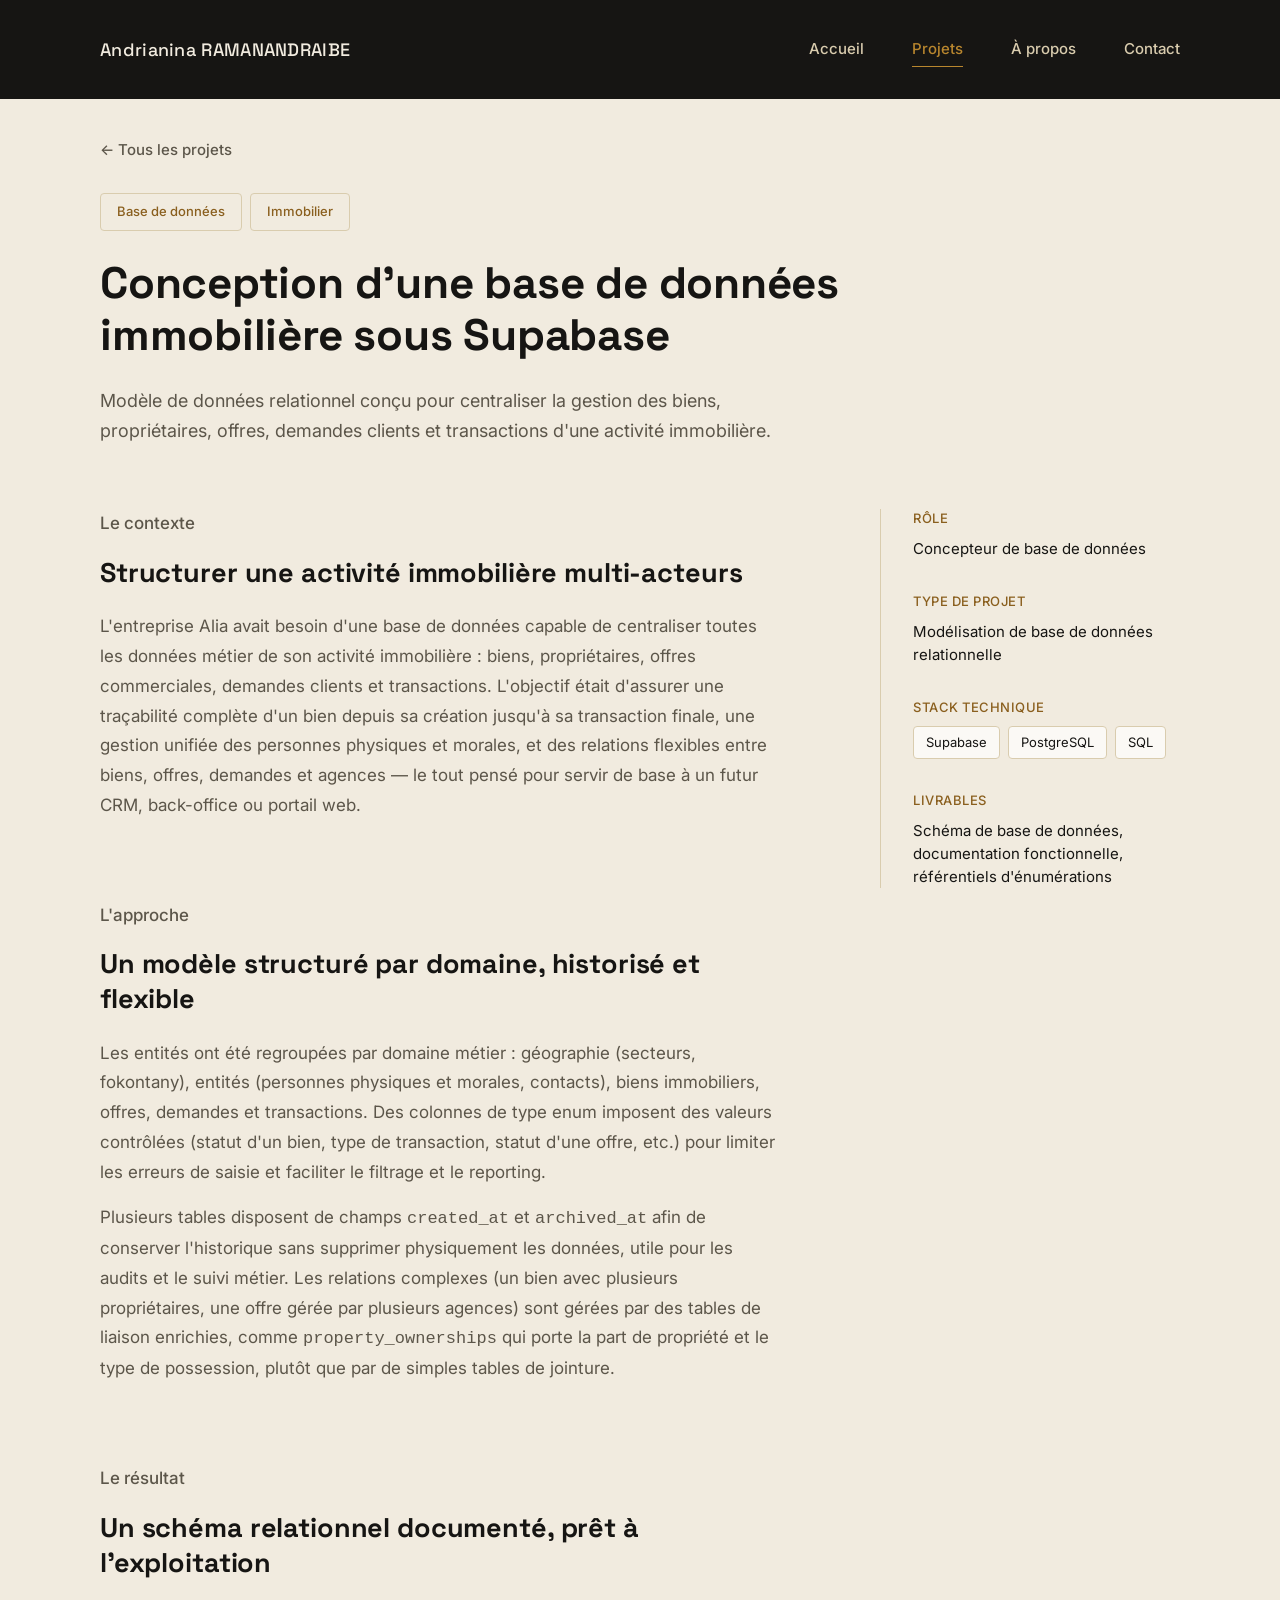
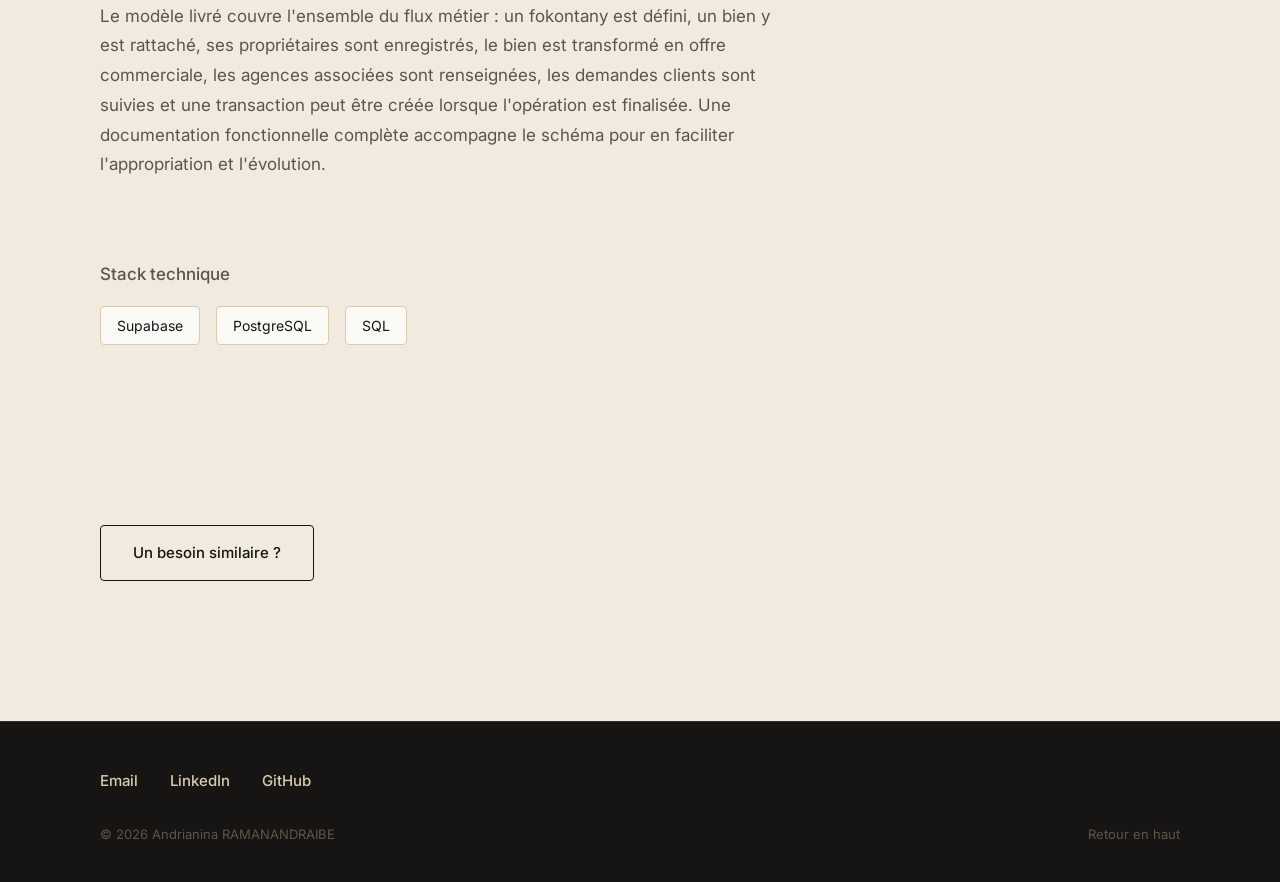
<file: project6.html>
<!DOCTYPE html>
<html lang="fr">
<head>
  <meta charset="UTF-8">
  <meta name="viewport" content="width=device-width, initial-scale=1.0">
  <title>Base de données immobilière sous Supabase — Portfolio</title>
  <link rel="preconnect" href="https://fonts.googleapis.com">
  <link rel="preconnect" href="https://fonts.gstatic.com" crossorigin>
  <link href="https://fonts.googleapis.com/css2?family=Space+Grotesk:wght@400;500;700&family=Inter:wght@400;500&display=swap" rel="stylesheet">
  <link rel="stylesheet" href="style.css">
</head>
<body>

  <header id="top">
    <div class="logo">Andrianina RAMANANDRAIBE</div>
    <nav>
      <ul>
        <li><a href="index.html">Accueil</a></li>
        <li><a href="projects.html" class="active">Projets</a></li>
        <li><a href="index.html#a-propos">À propos</a></li>
        <li><a href="index.html#contact">Contact</a></li>
      </ul>
    </nav>
  </header>

  <a href="projects.html" class="back-link">← Tous les projets</a>

  <section class="project-hero">
    <div class="project-tags">
      <span>Base de données</span>
      <span>Immobilier</span>
    </div>
    <h1>Conception d'une base de données immobilière sous Supabase</h1>
    <p class="project-hero-summary">
      Modèle de données relationnel conçu pour centraliser la gestion des
      biens, propriétaires, offres, demandes clients et transactions d'une
      activité immobilière.
    </p>
  </section>

  <!-- Remplacer par <img src="assets/projet-6-large.jpg" alt="..."> et ajouter la classe "has-photo" -->
  
  <div class="project-layout">

    <main class="project-content">

      <div class="content-block">
        <p class="content-label">Le contexte</p>
        <h2>Structurer une activité immobilière multi-acteurs</h2>
        <p>
          L'entreprise Alia avait besoin d'une base de données capable de
          centraliser toutes les données métier de son activité immobilière :
          biens, propriétaires, offres commerciales, demandes clients et
          transactions. L'objectif était d'assurer une traçabilité complète
          d'un bien depuis sa création jusqu'à sa transaction finale, une
          gestion unifiée des personnes physiques et morales, et des relations
          flexibles entre biens, offres, demandes et agences — le tout pensé
          pour servir de base à un futur CRM, back-office ou portail web.
        </p>
      </div>

      <div class="content-block">
        <p class="content-label">L'approche</p>
        <h2>Un modèle structuré par domaine, historisé et flexible</h2>
        <p>
          Les entités ont été regroupées par domaine métier : géographie
          (secteurs, fokontany), entités (personnes physiques et morales,
          contacts), biens immobiliers, offres, demandes et transactions.
          Des colonnes de type enum imposent des valeurs contrôlées (statut
          d'un bien, type de transaction, statut d'une offre, etc.) pour
          limiter les erreurs de saisie et faciliter le filtrage et le
          reporting.
        </p>
        <p>
          Plusieurs tables disposent de champs <code>created_at</code> et
          <code>archived_at</code> afin de conserver l'historique sans
          supprimer physiquement les données, utile pour les audits et le
          suivi métier. Les relations complexes (un bien avec plusieurs
          propriétaires, une offre gérée par plusieurs agences) sont gérées
          par des tables de liaison enrichies, comme <code>property_ownerships</code>
          qui porte la part de propriété et le type de possession, plutôt que
          par de simples tables de jointure.
        </p>
      </div>

      <div class="content-block">
        <p class="content-label">Le résultat</p>
        <h2>Un schéma relationnel documenté, prêt à l'exploitation</h2>
        <p>
          Le modèle livré couvre l'ensemble du flux métier : un fokontany est
          défini, un bien y est rattaché, ses propriétaires sont enregistrés,
          le bien est transformé en offre commerciale, les agences associées
          sont renseignées, les demandes clients sont suivies et une
          transaction peut être créée lorsque l'opération est finalisée. Une
          documentation fonctionnelle complète accompagne le schéma pour en
          faciliter l'appropriation et l'évolution.
        </p>
      </div>

      <div class="content-block">
        <p class="content-label">Stack technique</p>
        <div class="project-stack-list">
          <span>Supabase</span>
          <span>PostgreSQL</span>
          <span>SQL</span>
        </div>
      </div>

    </main>

    <aside class="project-sidebar">
      <div class="sidebar-block">
        <span class="sidebar-label">Rôle</span>
        <p class="sidebar-value">Concepteur de base de données</p>
      </div>

      <div class="sidebar-block">
        <span class="sidebar-label">Type de projet</span>
        <p class="sidebar-value">Modélisation de base de données relationnelle</p>
      </div>

      <div class="sidebar-block">
        <span class="sidebar-label">Stack technique</span>
        <div class="sidebar-tags">
          <span>Supabase</span>
          <span>PostgreSQL</span>
          <span>SQL</span>
        </div>
      </div>

      <div class="sidebar-block">
        <span class="sidebar-label">Livrables</span>
        <p class="sidebar-value">Schéma de base de données, documentation fonctionnelle, référentiels d'énumérations</p>
      </div>
    </aside>

  </div>

  <div class="project-links">
    <a href="index.html#contact" class="btn-secondary">Un besoin similaire ?</a>
  </div>

  <footer class="footer">
    <div class="footer-links">
      <a href="mailto:contact@exemple.com">Email</a>
      <a href="https://linkedin.com/in/votre-profil" target="_blank" rel="noopener">LinkedIn</a>
      <a href="https://github.com/votre-profil" target="_blank" rel="noopener">GitHub</a>
    </div>
    <div class="footer-bottom">
      <p>© 2026 Andrianina RAMANANDRAIBE</p>
      <a href="#top">Retour en haut</a>
    </div>
  </footer>

</body>
</html>
</file>
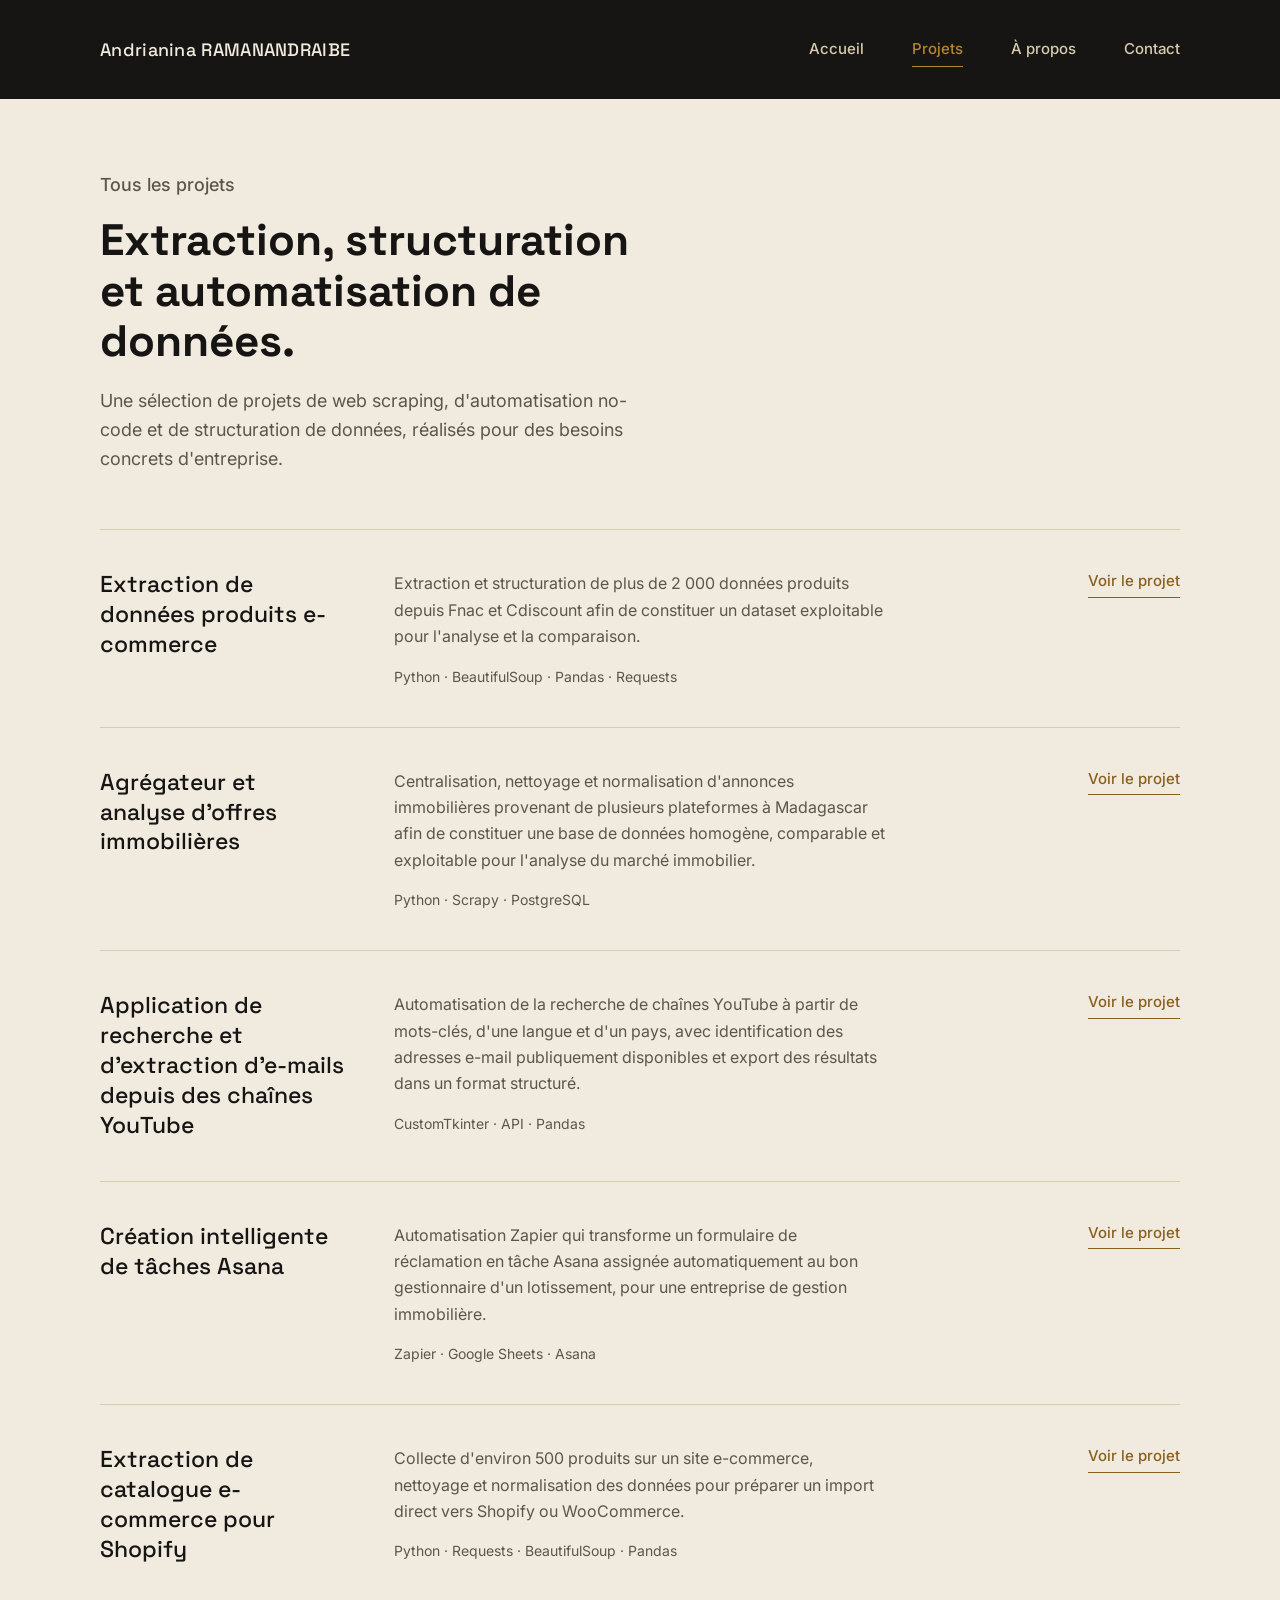
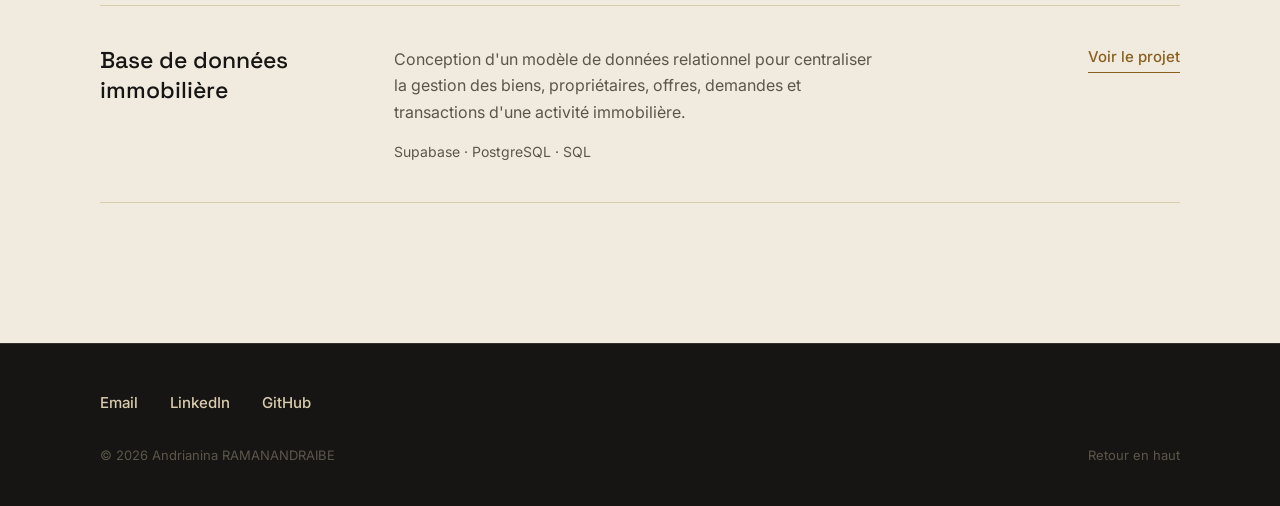
<file: projects.html>
<!DOCTYPE html>
<html lang="fr">
<head>
<meta charset="UTF-8">
<meta name="viewport" content="width=device-width, initial-scale=1.0">
<title>Tous les projets — Portfolio</title>
<link rel="preconnect" href="https://fonts.googleapis.com">
<link rel="preconnect" href="https://fonts.gstatic.com" crossorigin>
<link href="https://fonts.googleapis.com/css2?family=Space+Grotesk:wght@400;500;700&family=Inter:wght@400;500&display=swap" rel="stylesheet">
<link rel="stylesheet" href="style.css">
</head>
<body>

  <header id="top">
    <div class="logo">Andrianina RAMANANDRAIBE</div>
    <nav>
      <ul>
        <li><a href="index.html">Accueil</a></li>
        <li><a href="projects.html" class="active">Projets</a></li>
        <li><a href="index.html#a-propos">À propos</a></li>
        <li><a href="index.html#contact">Contact</a></li>
      </ul>
    </nav>
  </header>

  <section class="page-hero">
    <p class="page-hero-intro">Tous les projets</p>
    <h1>Extraction, structuration et automatisation de données.</h1>
    <p>
      Une sélection de projets de web scraping, d'automatisation no-code et de
      structuration de données, réalisés pour des besoins concrets d'entreprise.
    </p>
  </section>

  <div class="projects-list">

    <div class="project-item">
      <div class="project-name">Extraction de données produits e-commerce</div>
      <div>
        <p class="project-description">
          Extraction et structuration de plus de 2 000 données produits depuis Fnac et Cdiscount
          afin de constituer un dataset exploitable pour l'analyse et la comparaison.
        </p>
        <p class="project-stack">Python · BeautifulSoup · Pandas · Requests</p>
      </div>
      <a href="projects/project1.html" class="project-link">Voir le projet</a>
    </div>

    <div class="project-item">
      <div class="project-name">Agrégateur et analyse d'offres immobilières</div>
      <div>
        <p class="project-description">
          Centralisation, nettoyage et normalisation d'annonces immobilières provenant de plusieurs plateformes à Madagascar
          afin de constituer une base de données homogène, comparable et exploitable pour l'analyse du marché immobilier.
        </p>
        <p class="project-stack">Python · Scrapy · PostgreSQL</p>
      </div>
      <a href="projects/project2.html" class="project-link">Voir le projet</a>
    </div>

    <div class="project-item">
      <div class="project-name">Application de recherche et d'extraction d'e-mails depuis des chaînes YouTube</div>
      <div>
        <p class="project-description">
          Automatisation de la recherche de chaînes YouTube à partir de mots-clés,
          d'une langue et d'un pays, avec identification
          des adresses e-mail publiquement disponibles et export des résultats
          dans un format structuré.
        </p>
        <p class="project-stack">CustomTkinter · API · Pandas</p>
      </div>
      <a href="projects/project3.html" class="project-link">Voir le projet</a>
    </div>

    <div class="project-item">
      <div class="project-name">Création intelligente de tâches Asana</div>
      <div>
        <p class="project-description">
          Automatisation Zapier qui transforme un formulaire de réclamation
          en tâche Asana assignée automatiquement au bon gestionnaire
          d'un lotissement, pour une entreprise de gestion immobilière.
        </p>
        <p class="project-stack">Zapier · Google Sheets · Asana</p>
      </div>
      <a href="projects/project4.html" class="project-link">Voir le projet</a>
    </div>

    <div class="project-item">
      <div class="project-name">Extraction de catalogue e-commerce pour Shopify</div>
      <div>
        <p class="project-description">
          Collecte d'environ 500 produits sur un site e-commerce, nettoyage
          et normalisation des données pour préparer un import direct vers
          Shopify ou WooCommerce.
        </p>
        <p class="project-stack">Python · Requests · BeautifulSoup · Pandas</p>
      </div>
      <a href="projects/project5.html" class="project-link">Voir le projet</a>
    </div>

    <div class="project-item">
      <div class="project-name">Base de données immobilière</div>
      <div>
        <p class="project-description">
          Conception d'un modèle de données relationnel pour centraliser la
          gestion des biens, propriétaires, offres, demandes et transactions
          d'une activité immobilière.
        </p>
        <p class="project-stack">Supabase · PostgreSQL · SQL</p>
      </div>
      <a href="projects/project6.html" class="project-link">Voir le projet</a>
    </div>

  </div>

  <footer class="footer">
    <div class="footer-links">
      <a href="mailto:andrianinakanto5@gmail.com">Email</a>
      <a href="https://mg.linkedin.com/in/andrianina-ramanandraibe" target="_blank" rel="noopener">LinkedIn</a>
      <a href="https://github.com/Kyle19345" target="_blank" rel="noopener">GitHub</a>
    </div>
    <div class="footer-bottom">
      <p>© 2026 Andrianina RAMANANDRAIBE</p>
      <a href="#top">Retour en haut</a>
    </div>
  </footer>

</body>
</html>
</file>
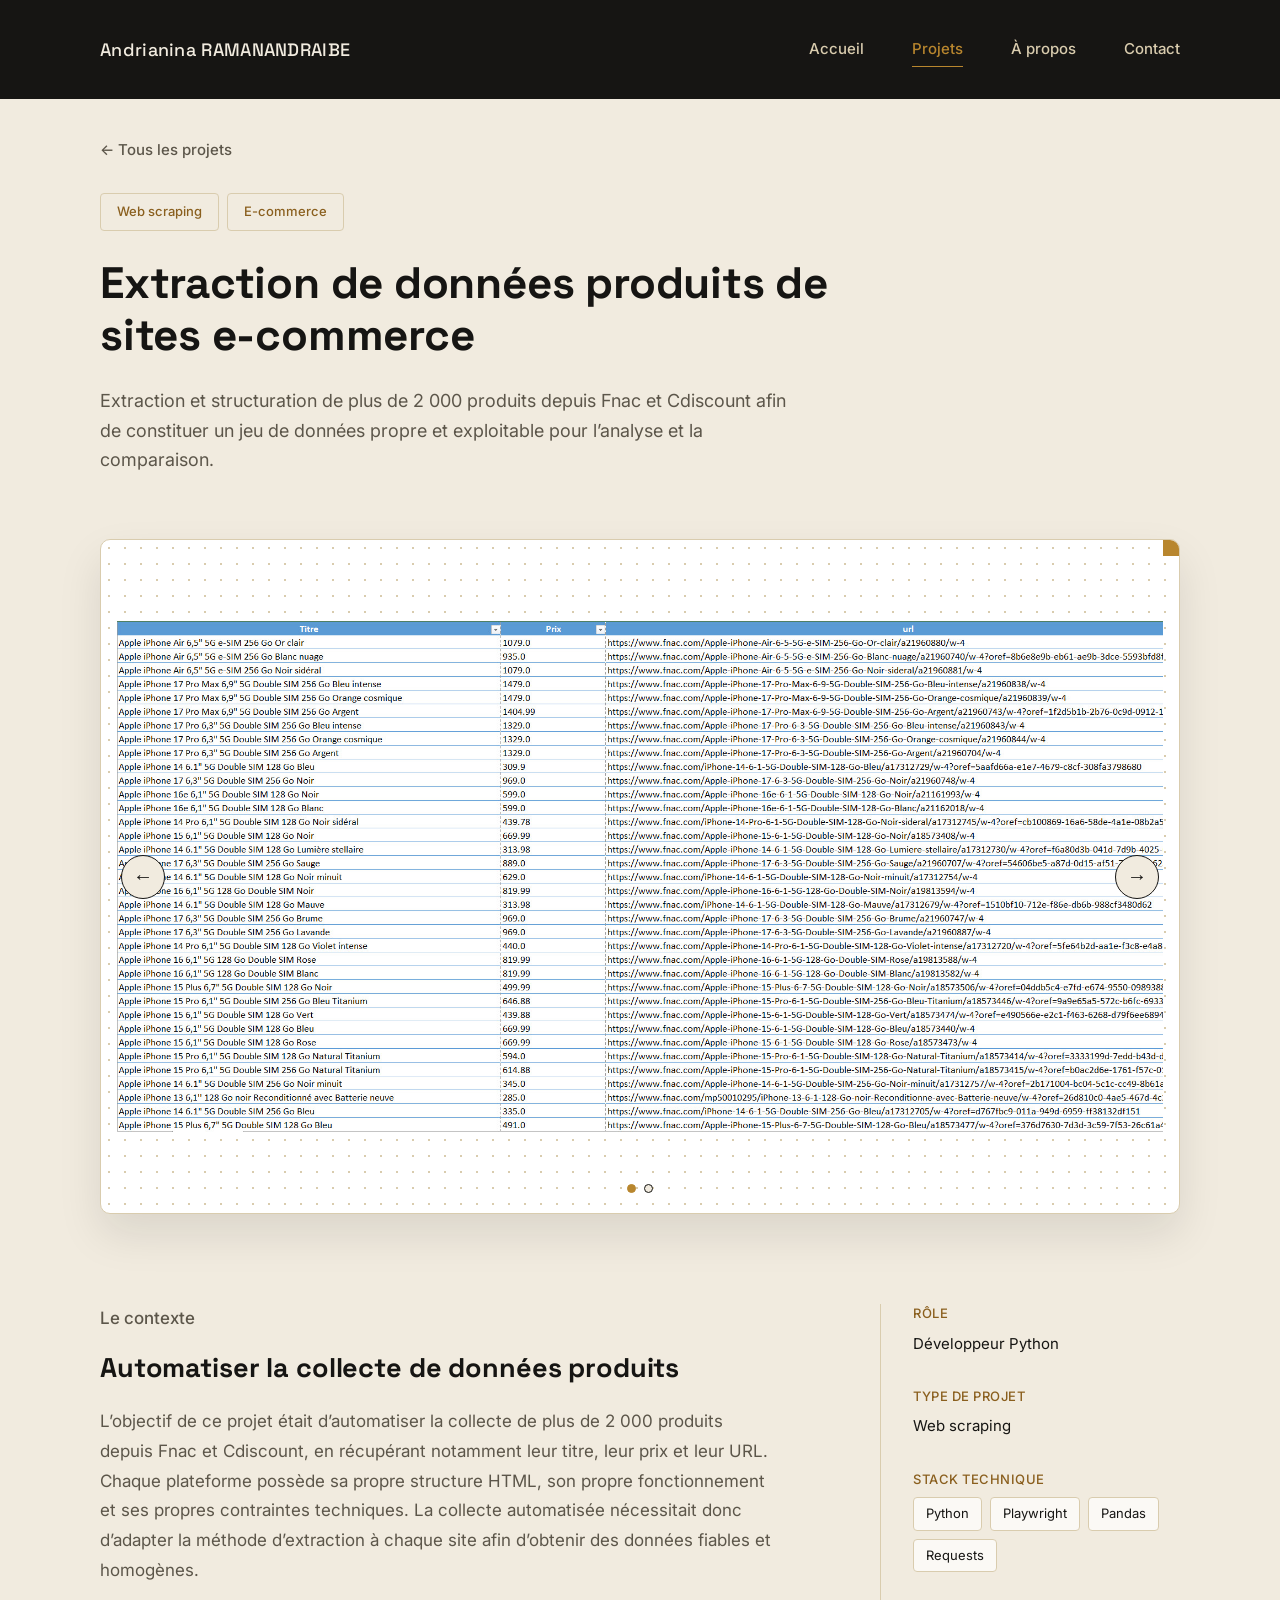
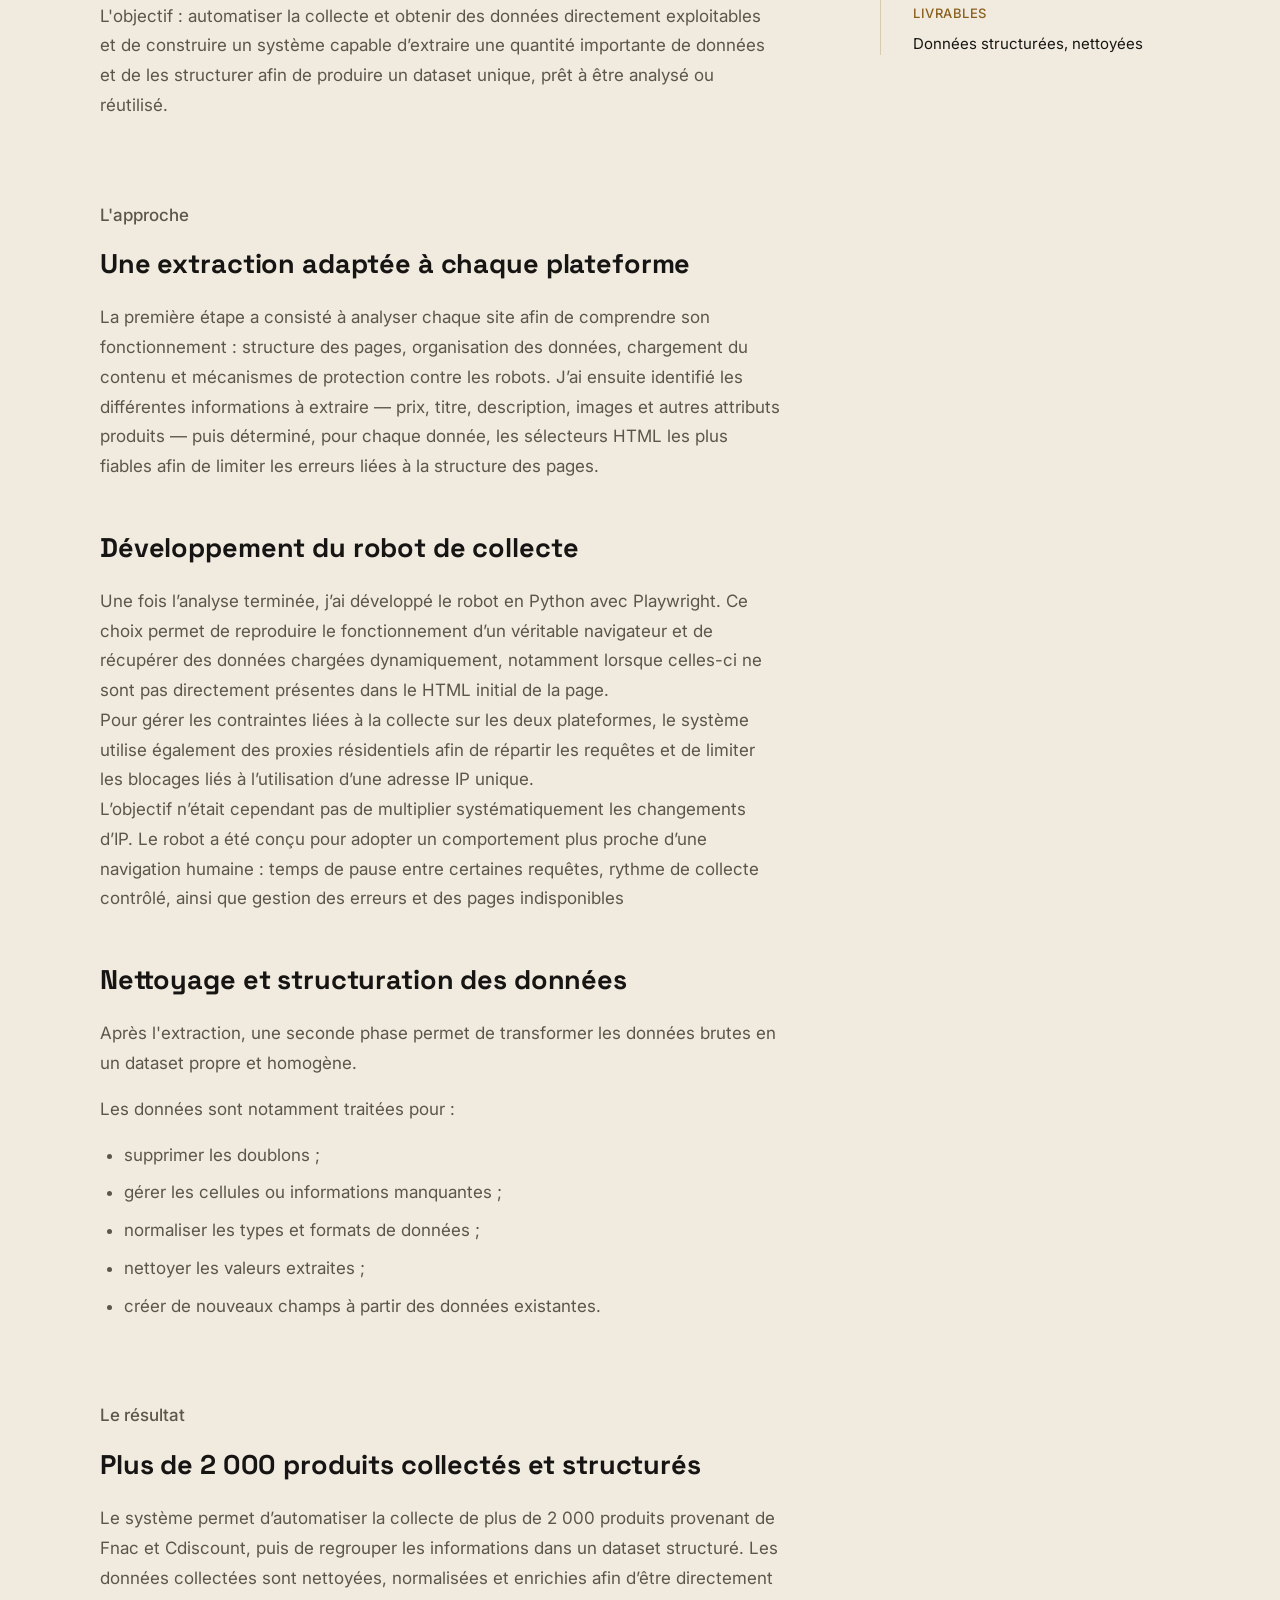
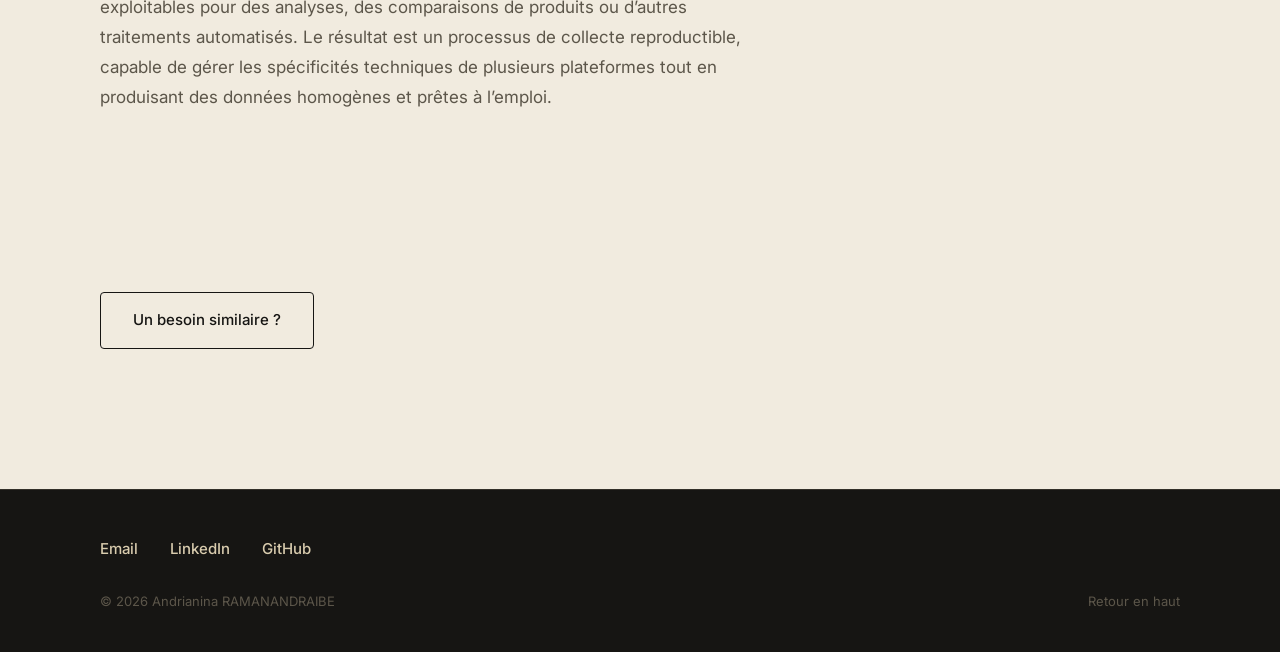
<file: projects/project1.html>
<!DOCTYPE html>
<html lang="fr">
<head>
  <meta charset="UTF-8">
  <meta name="viewport" content="width=device-width, initial-scale=1.0">
  <title>Collecte de données de sites e-commerce — Portfolio</title>
  <link rel="preconnect" href="https://fonts.googleapis.com">
  <link rel="preconnect" href="https://fonts.gstatic.com" crossorigin>
  <link href="https://fonts.googleapis.com/css2?family=Space+Grotesk:wght@400;500;700&family=Inter:wght@400;500&display=swap" rel="stylesheet">
  <link rel="stylesheet" href="../style.css">
</head>
<body>

  <header id="top">
    <div class="logo">Andrianina RAMANANDRAIBE</div>
    <nav>
      <ul>
        <li><a href="../index.html">Accueil</a></li>
        <li><a href="../projects.html" class="active">Projets</a></li>
        <li><a href="../index.html#a-propos">À propos</a></li>
        <li><a href="../index.html#contact">Contact</a></li>
      </ul>
    </nav>
  </header>

  <a href="../projects.html" class="back-link">← Tous les projets</a>

  <section class="project-hero">
    <div class="project-tags">
      <span>Web scraping</span>
      <span>E-commerce</span>
    </div>
    <h1>Extraction de données produits de sites e-commerce</h1>
    <p class="project-hero-summary">
      Extraction et structuration de plus de 2 000 produits depuis Fnac et Cdiscount 
      afin de constituer un jeu de données propre et exploitable pour l’analyse et la comparaison.
    </p>
  </section>

  <div class="photo-frame project-main-photo has-photo">
    <div class="carousel">
      <div class="carousel-track">
        <img src="../assets/project1-img1.jpg" alt="Capture d'écran du projet 1" class="carousel-image active">
        <img src="../assets/project1-img2.jpg" alt="Capture d'écran du projet 2" class="carousel-image">
      </div>

      <button class="carousel-btn carousel-prev" aria-label="Image précédente">
        ←
      </button>

      <button class="carousel-btn carousel-next" aria-label="Image suivante">
        →
      </button>

      <div class="carousel-dots">
        <button class="carousel-dot active" aria-label="Image 1"></button>
        <button class="carousel-dot" aria-label="Image 2"></button>
      </div>
    </div>
  </div>

  <div class="project-layout">
    <main class="project-content">

      <div class="content-block">
        <p class="content-label">Le contexte</p>
        <h2>Automatiser la collecte de données produits</h2>
        <p>
          L’objectif de ce projet était d’automatiser la collecte de plus de 2 000 produits depuis Fnac et Cdiscount, en récupérant notamment leur titre, leur prix et leur URL.
          Chaque plateforme possède sa propre structure HTML, son propre fonctionnement et ses propres contraintes techniques. La collecte automatisée nécessitait donc d’adapter la méthode d’extraction à chaque site afin d’obtenir des données fiables et homogènes.
        </p>
        <p>
          L'objectif : automatiser la collecte et obtenir des données directement exploitables
          et de construire un système capable d’extraire une quantité importante de données 
          et de les structurer afin de produire un dataset unique, 
          prêt à être analysé ou réutilisé.
        </p>
      </div>

      <div class="content-block">
        <p class="content-label">L'approche</p>
        <h2>Une extraction adaptée à chaque plateforme</h2>
        <p>
          La première étape a consisté à analyser chaque site afin de comprendre son fonctionnement : structure des pages, organisation des données, chargement du contenu et mécanismes de protection contre les robots.
          J’ai ensuite identifié les différentes informations à extraire — prix, titre, description, images et autres attributs produits — puis déterminé, pour chaque donnée, les sélecteurs HTML les plus fiables afin de limiter les erreurs liées à la structure des pages.
        </p>
        <br>
        </br>
        <h2>Développement du robot de collecte</h2>
        <p>
          Une fois l’analyse terminée, 
          j’ai développé le robot en Python avec Playwright. 
          Ce choix permet de reproduire le fonctionnement d’un véritable navigateur 
          et de récupérer des données chargées dynamiquement, 
          notamment lorsque celles-ci ne sont pas directement présentes dans le HTML initial de la page.
          <br>
            Pour gérer les contraintes liées à la collecte sur les deux plateformes, 
            le système utilise également des proxies résidentiels afin de répartir les requêtes 
            et de limiter les blocages liés à l’utilisation d’une adresse IP unique.
          </br>
            L’objectif n’était cependant pas de multiplier systématiquement les changements d’IP. 
            Le robot a été conçu pour adopter un comportement plus proche d’une navigation humaine : temps de pause entre certaines requêtes, 
            rythme de collecte contrôlé, ainsi que gestion des erreurs et des pages indisponibles
        </p>
        <br>
        </br>
        <h2>Nettoyage et structuration des données</h2>
        <p>
          Après l'extraction, une seconde phase permet de transformer les données brutes en un dataset propre et homogène.
        </p>
        <p>Les données sont notamment traitées pour :</p>
        <ul>
          <li>supprimer les doublons ;</li>
          <li>gérer les cellules ou informations manquantes ;</li>
          <li>normaliser les types et formats de données ;</li>
          <li>nettoyer les valeurs extraites ;</li>
          <li>créer de nouveaux champs à partir des données existantes.</li>
        </ul>

      </div>

      <div class="content-block">
        <p class="content-label">Le résultat</p>
        <h2>Plus de 2 000 produits collectés et structurés</h2>
        <p>
          Le système permet d’automatiser la collecte de plus de 2 000 produits provenant de Fnac et Cdiscount, puis de regrouper les informations dans un dataset structuré.
          Les données collectées sont nettoyées, normalisées et enrichies afin d’être directement exploitables pour des analyses, des comparaisons de produits ou d’autres traitements automatisés.
          Le résultat est un processus de collecte reproductible, capable de gérer les spécificités techniques de plusieurs plateformes tout en produisant des données homogènes et prêtes à l’emploi.
        </p>
    </div>

    </main>

    <aside class="project-sidebar">
      <div class="sidebar-block">
        <span class="sidebar-label">Rôle</span>
        <p class="sidebar-value">Développeur Python</p>
      </div>

      <div class="sidebar-block">
        <span class="sidebar-label">Type de projet</span>
        <p class="sidebar-value">Web scraping</p>
      </div>

      <div class="sidebar-block">
        <span class="sidebar-label">Stack technique</span>
        <div class="sidebar-tags">
          <span>Python</span>
          <span>Playwright</span>
          <span>Pandas</span>
          <span>Requests</span>
        </div>
      </div>

      <div class="sidebar-block">
        <span class="sidebar-label">Livrables</span>
        <p class="sidebar-value">Données structurées, nettoyées</p>
      </div>
    </aside>

  </div>

  <div class="project-links">
    <a href="../index.html#contact" class="btn-secondary">Un besoin similaire ?</a>
  </div>

  <footer class="footer">
    <div class="footer-links">
      <a href="mailto:andrianinakanto5@gmail.com">Email</a>
      <a href="https://mg.linkedin.com/in/andrianina-ramanandraibe" target="_blank" rel="noopener">LinkedIn</a>
      <a href="https://github.com/Kyle19345" target="_blank" rel="noopener">GitHub</a>
    </div>
    <div class="footer-bottom">
      <p>© 2026 Andrianina RAMANANDRAIBE</p>
      <a href="#top">Retour en haut</a>
    </div>
  </footer>

  <script>
    const images = document.querySelectorAll('.carousel-image');
    const dots = document.querySelectorAll('.carousel-dot');
    const prevButton = document.querySelector('.carousel-prev');
    const nextButton = document.querySelector('.carousel-next');

    let currentIndex = 0;

    function showImage(index) {
      images.forEach((image) => image.classList.remove('active'));
      dots.forEach((dot) => dot.classList.remove('active'));

      images[index].classList.add('active');
      dots[index].classList.add('active');

      currentIndex = index;
    }

    function nextImage() {
      let nextIndex = (currentIndex + 1) % images.length;
      showImage(nextIndex);
    }

    function previousImage() {
      let previousIndex = (currentIndex - 1 + images.length) % images.length;
      showImage(previousIndex);
    }

    nextButton.addEventListener('click', nextImage);
    prevButton.addEventListener('click', previousImage);

    dots.forEach((dot, index) => {
      dot.addEventListener('click', () => showImage(index));
    });

    setInterval(nextImage, 10000);
  </script>

</body>
</html>
</file>
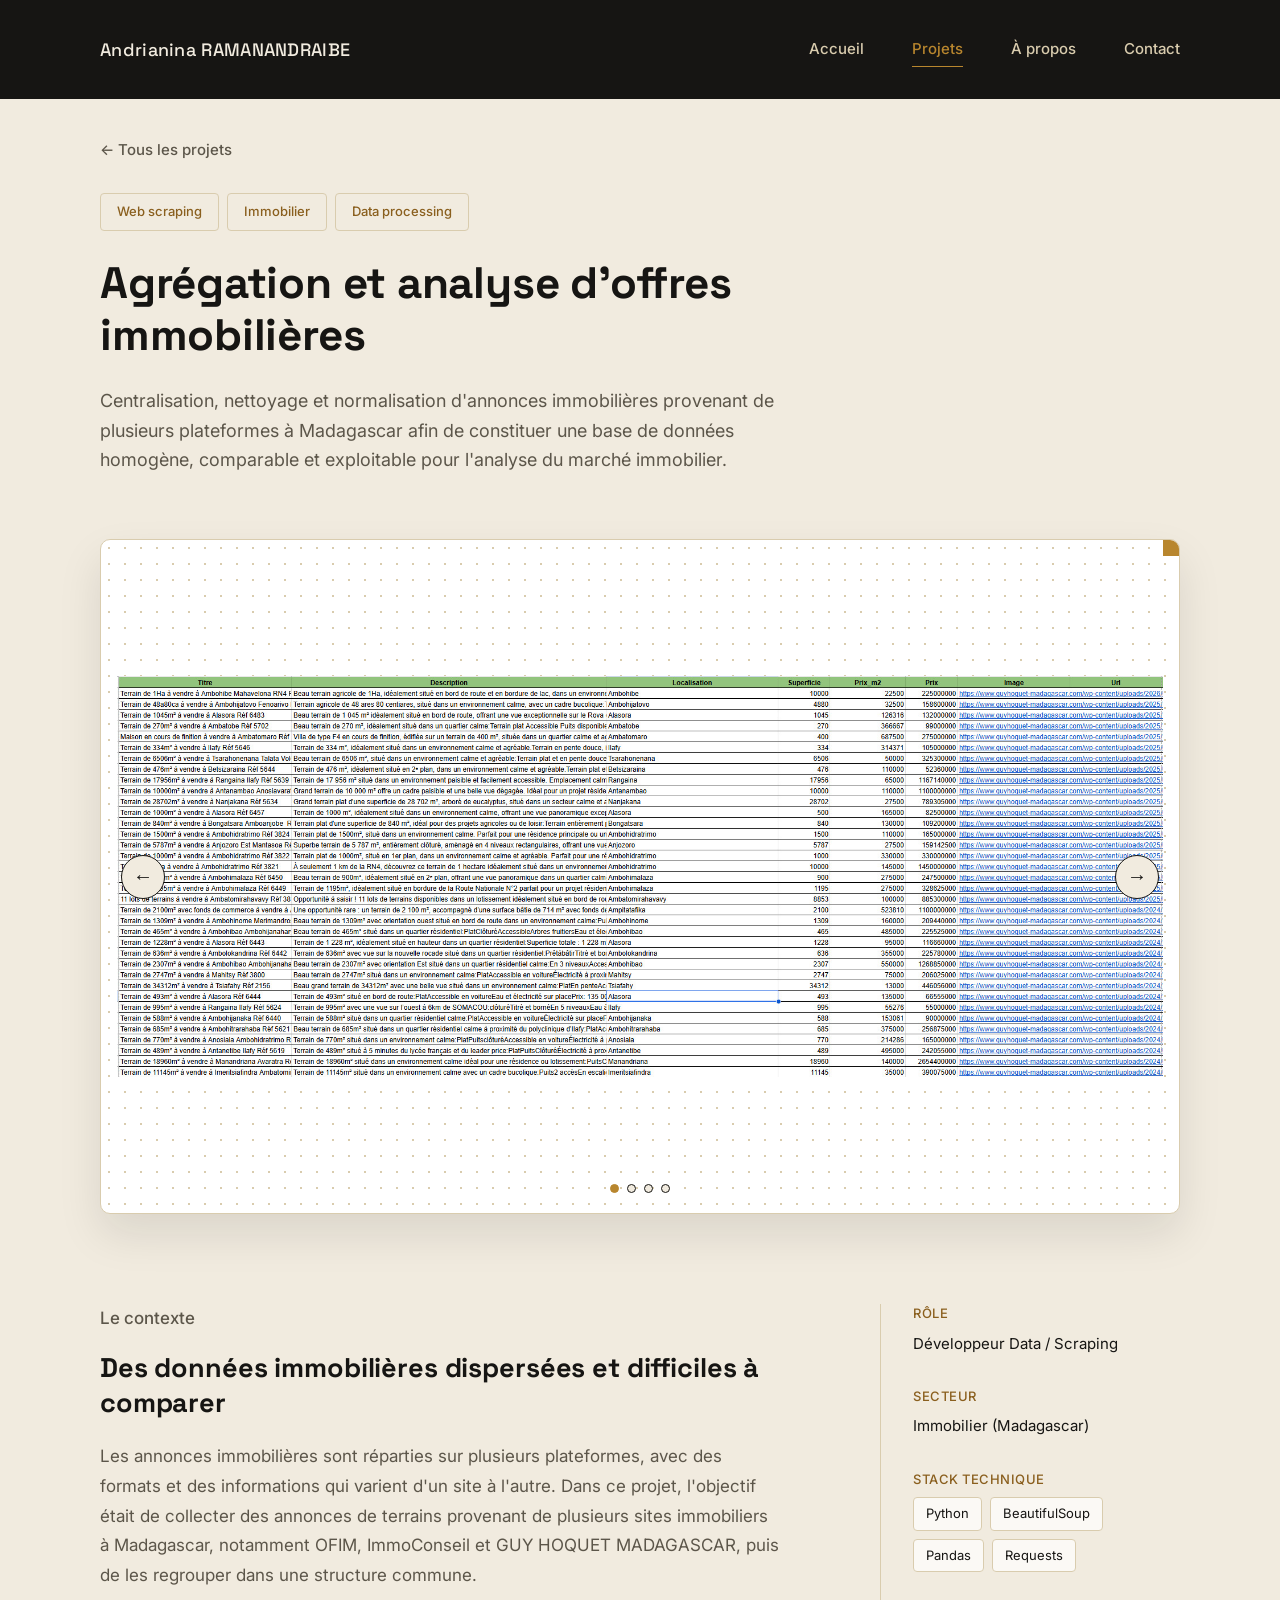
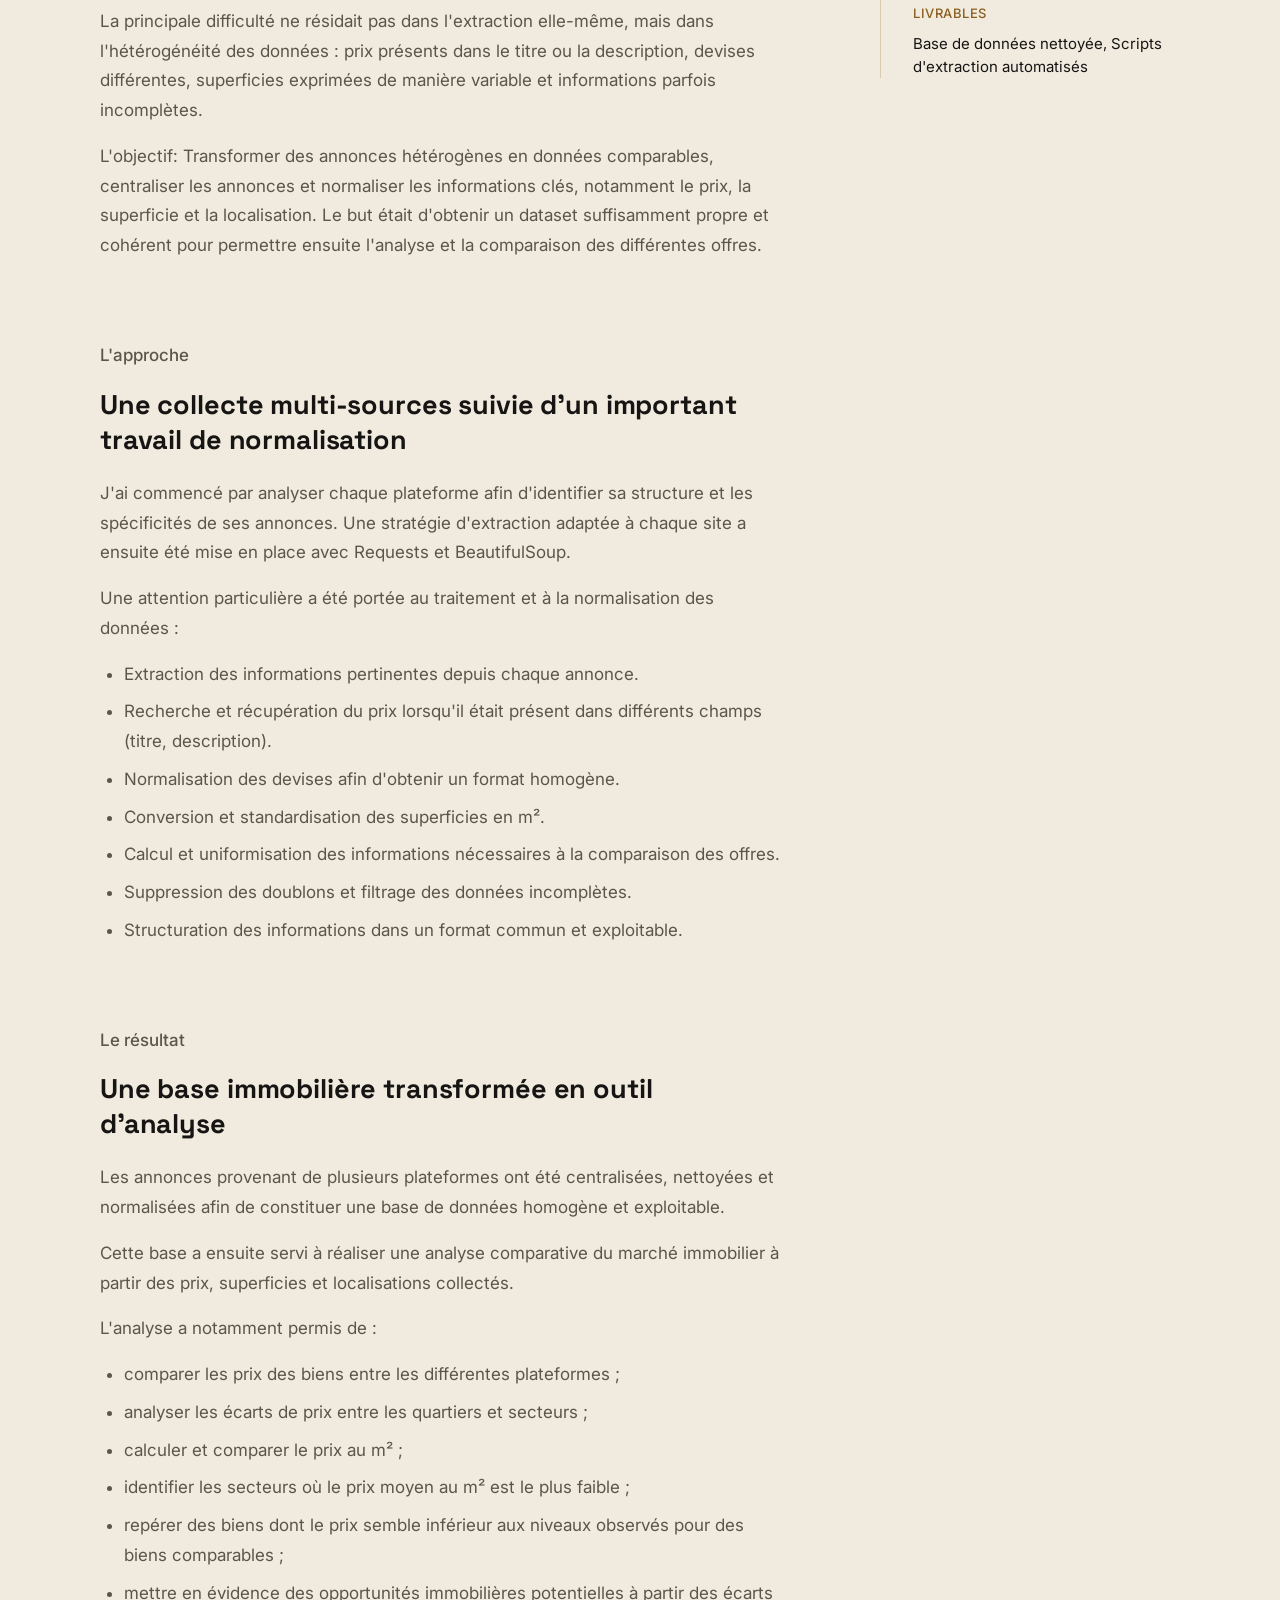
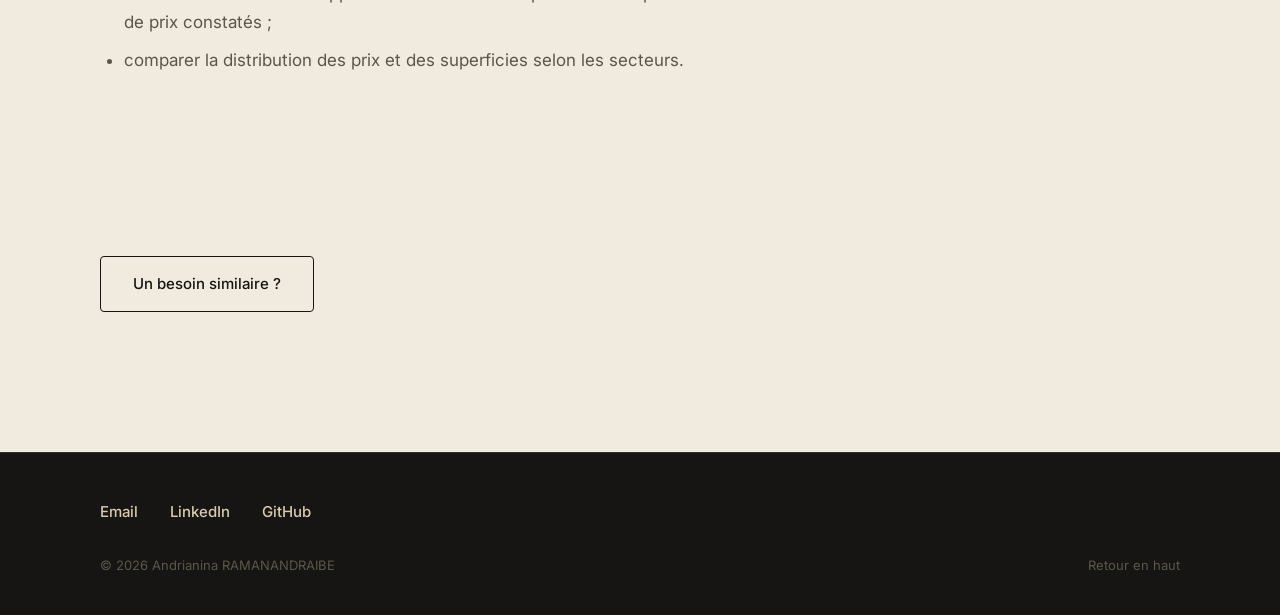
<file: projects/project2.html>
<!DOCTYPE html>
<html lang="fr">
<head>
  <meta charset="UTF-8">
  <meta name="viewport" content="width=device-width, initial-scale=1.0">
  <title>Aggrégateur d'offres immobilières — Portfolio</title>
  <link rel="preconnect" href="https://fonts.googleapis.com">
  <link rel="preconnect" href="https://fonts.gstatic.com" crossorigin>
  <link href="https://fonts.googleapis.com/css2?family=Space+Grotesk:wght@400;500;700&family=Inter:wght@400;500&display=swap" rel="stylesheet">
  <link rel="stylesheet" href="../style.css">
</head>
<body>

  <header id="top">
    <div class="logo">Andrianina RAMANANDRAIBE</div>
    <nav>
      <ul>
        <li><a href="../index.html">Accueil</a></li>
        <li><a href="../projects.html" class="active">Projets</a></li>
        <li><a href="../index.html#a-propos">À propos</a></li>
        <li><a href="index.html#contact">Contact</a></li>
      </ul>
    </nav>
  </header>

  <a href="../projects.html" class="back-link">← Tous les projets</a>

  <section class="project-hero">
    <div class="project-tags">
      <span>Web scraping</span>
      <span>Immobilier</span>
      <span>Data processing</span>
    </div>
    <h1>Agrégation et analyse d'offres immobilières</h1>
    <p class="project-hero-summary">
      Centralisation, nettoyage et normalisation d'annonces immobilières provenant de plusieurs plateformes à Madagascar 
      afin de constituer une base de données homogène, comparable et exploitable pour l'analyse du marché immobilier.
    </p>
  </section>

  <div class="photo-frame project-main-photo has-photo">
    <div class="carousel">
      <div class="carousel-track">
        <img src="../assets/project2-img1.jpg" alt="Capture d'écran du projet 1" class="carousel-image active">
        <img src="../assets/project2-img2.jpg" alt="Capture d'écran du projet 2" class="carousel-image">
        <img src="../assets/project2-img3.jpg" alt="Capture d'écran du projet 2" class="carousel-image">
        <img src="../assets/project2-img4.jpg" alt="Capture d'écran du projet 2" class="carousel-image">
      </div>

      <button class="carousel-btn carousel-prev" aria-label="Image précédente">
        ←
      </button>

      <button class="carousel-btn carousel-next" aria-label="Image suivante">
        →
      </button>

      <div class="carousel-dots">
        <button class="carousel-dot active" aria-label="Image 1"></button>
        <button class="carousel-dot" aria-label="Image 2"></button>
        <button class="carousel-dot" aria-label="Image 3"></button>
        <button class="carousel-dot" aria-label="Image 4"></button>
      </div>
    </div>
  </div>

  <div class="project-layout">

    <main class="project-content">

      <div class="content-block">
        <p class="content-label">Le contexte</p>
        <h2>Des données immobilières dispersées et difficiles à comparer</h2>
        <p>
          Les annonces immobilières sont réparties sur plusieurs plateformes, avec des formats et des informations qui varient d'un site à l'autre.
          Dans ce projet, l'objectif était de collecter des annonces de terrains provenant de plusieurs sites immobiliers à Madagascar, 
          notamment OFIM, ImmoConseil et GUY HOQUET MADAGASCAR, puis de les regrouper dans une structure commune.
        </p>
        <p>
          La principale difficulté ne résidait pas dans l'extraction elle-même, 
          mais dans l'hétérogénéité des données : prix présents dans le titre ou la description,
          devises différentes, superficies exprimées de manière variable et informations parfois incomplètes.
        </p>
        <p>
          L'objectif: Transformer des annonces hétérogènes en données comparables, 
          centraliser les annonces et normaliser les informations clés, notamment le prix, la superficie et la localisation.
          Le but était d'obtenir un dataset suffisamment propre et cohérent 
          pour permettre ensuite l'analyse et la comparaison des différentes offres.
        </p>
      </div>

      <div class="content-block">
        <p class="content-label">L'approche</p>
        <h2>Une collecte multi-sources suivie d'un important travail de normalisation</h2>
        <p>
          J'ai commencé par analyser chaque plateforme afin d'identifier sa structure 
          et les spécificités de ses annonces.
          Une stratégie d'extraction adaptée à chaque site a ensuite été mise en place 
          avec Requests et BeautifulSoup.
        </p>
        <p>Une attention particulière a été portée au traitement et à la normalisation des données :</p>
        <ul>
          <li>Extraction des informations pertinentes depuis chaque annonce.</li>
          <li>Recherche et récupération du prix lorsqu'il était présent dans différents champs (titre, description).</li>
          <li>Normalisation des devises afin d'obtenir un format homogène.</li>
          <li>Conversion et standardisation des superficies en m².</li>
          <li>Calcul et uniformisation des informations nécessaires à la comparaison des offres.</li>
          <li>Suppression des doublons et filtrage des données incomplètes.</li>
          <li>Structuration des informations dans un format commun et exploitable.</li>
        </ul>
      </div>

      <div class="content-block">
        <p class="content-label">Le résultat</p>
        <h2>Une base immobilière transformée en outil d'analyse</h2>
        <p>
          Les annonces provenant de plusieurs plateformes ont été centralisées, 
          nettoyées et normalisées afin de constituer une base de données homogène et exploitable.
        </p>
        <p>
          Cette base a ensuite servi à réaliser une analyse comparative du marché immobilier à partir des prix,
          superficies et localisations collectés.
        </p>
        </p>
        <p>L'analyse a notamment permis de :</p>
        <ul>
          <li>comparer les prix des biens entre les différentes plateformes ;</li>
          <li>analyser les écarts de prix entre les quartiers et secteurs ;</li>
          <li>calculer et comparer le prix au m² ;</li>
          <li>identifier les secteurs où le prix moyen au m² est le plus faible ;</li>
          <li>repérer des biens dont le prix semble inférieur aux niveaux observés pour des biens comparables ;</li>
          <li>mettre en évidence des opportunités immobilières potentielles à partir des écarts de prix constatés ;</li>
          <li>comparer la distribution des prix et des superficies selon les secteurs.</li>
        </ul>
      </div>

    </main>

    <aside class="project-sidebar">
      <div class="sidebar-block">
        <span class="sidebar-label">Rôle</span>
        <p class="sidebar-value">Développeur Data / Scraping</p>
      </div>

      <div class="sidebar-block">
        <span class="sidebar-label">Secteur</span>
        <p class="sidebar-value">Immobilier (Madagascar)</p>
      </div>

      <div class="sidebar-block">
        <span class="sidebar-label">Stack technique</span>
        <div class="sidebar-tags">
          <span>Python</span>
          <span>BeautifulSoup</span>
          <span>Pandas</span>
          <span>Requests</span>
        </div>
      </div>

      <div class="sidebar-block">
        <span class="sidebar-label">Livrables</span>
        <p class="sidebar-value">Base de données nettoyée, Scripts d'extraction automatisés</p>
      </div>
    </aside>

  </div>

  <div class="project-links">
    <a href="../index.html#contact" class="btn-secondary">Un besoin similaire ?</a>
  </div>

  <footer class="footer">
    <div class="footer-links">
      <a href="mailto:andrianinakanto5@gmail.com">Email</a>
      <a href="https://mg.linkedin.com/in/andrianina-ramanandraibe" target="_blank" rel="noopener">LinkedIn</a>
      <a href="https://github.com/Kyle19345" target="_blank" rel="noopener">GitHub</a>
    </div>
    <div class="footer-bottom">
      <p>© 2026 Andrianina RAMANANDRAIBE</p>
      <a href="#top">Retour en haut</a>
    </div>
  </footer>

  <script>
    const images = document.querySelectorAll('.carousel-image');
    const dots = document.querySelectorAll('.carousel-dot');
    const prevButton = document.querySelector('.carousel-prev');
    const nextButton = document.querySelector('.carousel-next');

    let currentIndex = 0;

    function showImage(index) {
      images.forEach((image) => image.classList.remove('active'));
      dots.forEach((dot) => dot.classList.remove('active'));

      images[index].classList.add('active');
      dots[index].classList.add('active');

      currentIndex = index;
    }

    function nextImage() {
      let nextIndex = (currentIndex + 1) % images.length;
      showImage(nextIndex);
    }

    function previousImage() {
      let previousIndex = (currentIndex - 1 + images.length) % images.length;
      showImage(previousIndex);
    }

    nextButton.addEventListener('click', nextImage);
    prevButton.addEventListener('click', previousImage);

    dots.forEach((dot, index) => {
      dot.addEventListener('click', () => showImage(index));
    });

    setInterval(nextImage, 5000);
  </script>

</body>
</html>
</file>
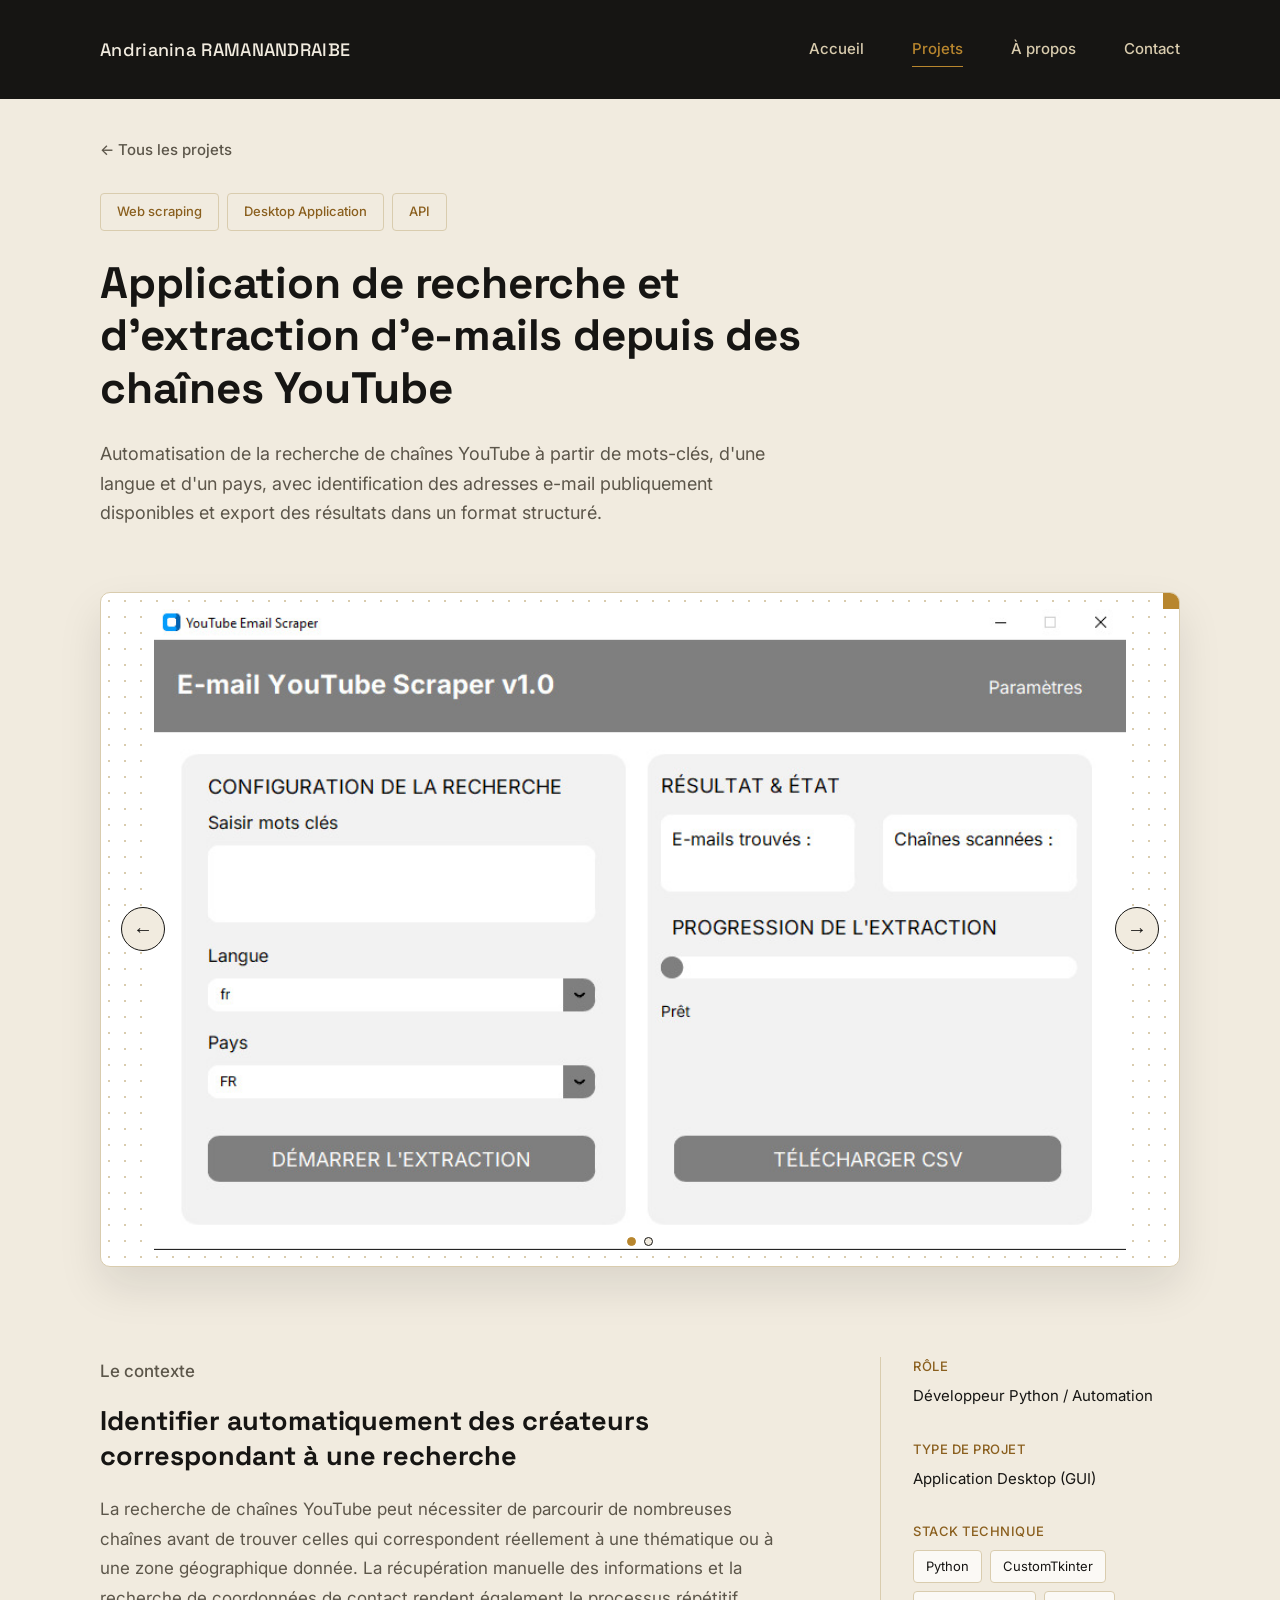
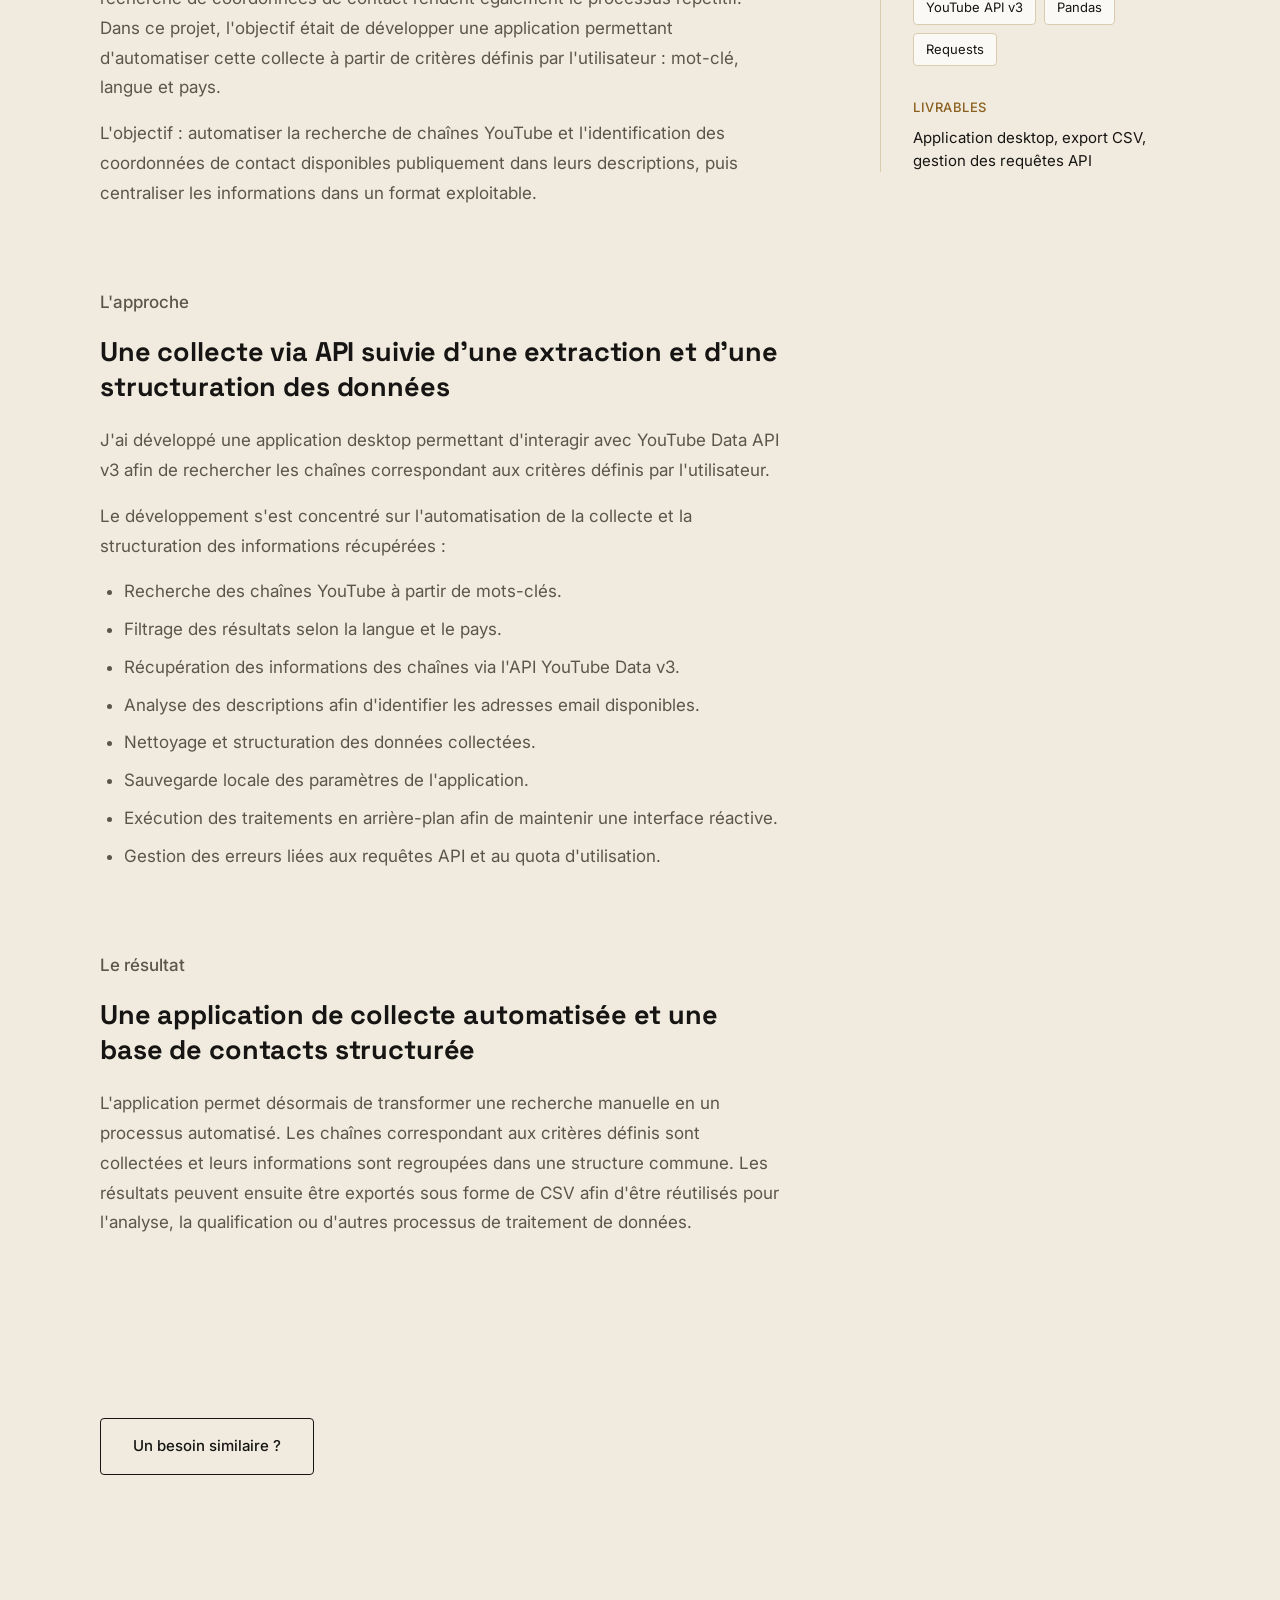
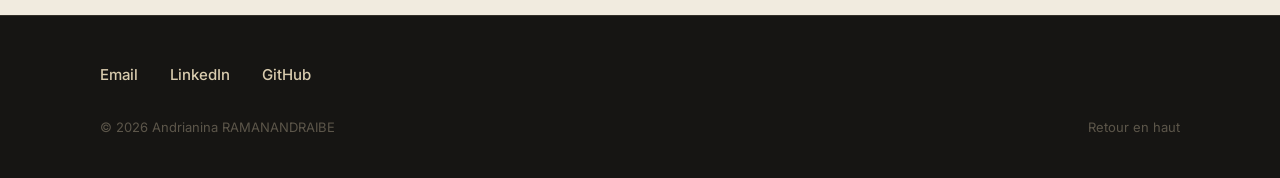
<file: projects/project3.html>
<!DOCTYPE html>
<html lang="fr">
<head>
  <meta charset="UTF-8">
  <meta name="viewport" content="width=device-width, initial-scale=1.0">
  <title>Scraper YouTube — Portfolio</title>
  <link rel="preconnect" href="https://fonts.googleapis.com">
  <link rel="preconnect" href="https://fonts.gstatic.com" crossorigin>
  <link href="https://fonts.googleapis.com/css2?family=Space+Grotesk:wght@400;500;700&family=Inter:wght@400;500&display=swap" rel="stylesheet">
  <link rel="stylesheet" href="../style.css">
</head>
<body>

  <header id="top">
    <div class="logo">Andrianina RAMANANDRAIBE</div>
    <nav>
      <ul>
        <li><a href="../index.html">Accueil</a></li>
        <li><a href="../projects.html" class="active">Projets</a></li>
        <li><a href="../index.html#a-propos">À propos</a></li>
        <li><a href="../index.html#contact">Contact</a></li>
      </ul>
    </nav>
  </header>

  <a href="../projects.html" class="back-link">← Tous les projets</a>

  <section class="project-hero">
    <div class="project-tags">
      <span>Web scraping</span>
      <span>Desktop Application</span>
      <span>API</span>
    </div>
    <h1>Application de recherche et d'extraction d'e-mails depuis des chaînes YouTube</h1>
    <p class="project-hero-summary">
      Automatisation de la recherche de chaînes YouTube à partir de mots-clés, 
      d'une langue et d'un pays, 
      avec identification des adresses e-mail publiquement disponibles 
      et export des résultats dans un format structuré.
    </p>
  </section>

  <div class="photo-frame project-main-photo has-photo">
    <div class="carousel">
      <div class="carousel-track">
        <img src="../assets/project3-img1.jpg" alt="Capture d'écran du projet 1" class="carousel-image active">
        <img src="../assets/project3-img2.jpg" alt="Capture d'écran du projet 2" class="carousel-image">
      </div>

      <button class="carousel-btn carousel-prev" aria-label="Image précédente">
        ←
      </button>

      <button class="carousel-btn carousel-next" aria-label="Image suivante">
        →
      </button>

      <div class="carousel-dots">
        <button class="carousel-dot active" aria-label="Image 1"></button>
        <button class="carousel-dot" aria-label="Image 2"></button>
      </div>
    </div>
  </div>

  <div class="project-layout">
    <main class="project-content">

      <div class="content-block">
        <p class="content-label">Le contexte</p>
        <h2>Identifier automatiquement des créateurs correspondant à une recherche</h2>
        <p>
          La recherche de chaînes YouTube peut nécessiter de parcourir 
          de nombreuses chaînes avant de trouver celles qui correspondent 
          réellement à une thématique ou à une zone géographique donnée. 
          La récupération manuelle des informations et la recherche de coordonnées 
          de contact rendent également le processus répétitif.
          Dans ce projet, l'objectif était de développer une application permettant d'automatiser 
          cette collecte à partir de critères définis par l'utilisateur : mot-clé, langue et pays.
        </p>
        <p>
          L'objectif : automatiser la recherche de chaînes YouTube 
          et l'identification des coordonnées 
          de contact disponibles publiquement dans leurs descriptions, 
          puis centraliser les informations dans un format exploitable.
        </p>
      </div>

      <div class="content-block">
        <p class="content-label">L'approche</p>
        <h2>Une collecte via API suivie d'une extraction et d'une structuration des données</h2>
        <p>
          J'ai développé une application desktop permettant d'interagir 
          avec YouTube Data API v3 afin de rechercher les chaînes correspondant 
          aux critères définis par l'utilisateur.
        </p>
        <p>Le développement s'est concentré sur l'automatisation de la collecte et la structuration des informations récupérées :</p>
        <ul>
          <li>Recherche des chaînes YouTube à partir de mots-clés.</li>
          <li>Filtrage des résultats selon la langue et le pays.</li>
          <li>Récupération des informations des chaînes via l'API YouTube Data v3.</li>
          <li>Analyse des descriptions afin d'identifier les adresses email disponibles.</li>
          <li>Nettoyage et structuration des données collectées.</li>
          <li>Sauvegarde locale des paramètres de l'application.</li>
          <li>Exécution des traitements en arrière-plan afin de maintenir une interface réactive.</li>
          <li>Gestion des erreurs liées aux requêtes API et au quota d'utilisation.</li>
        </ul>
      </div>

      <div class="content-block">
        <p class="content-label">Le résultat</p>
        <h2>Une application de collecte automatisée et une base de contacts structurée</h2>
        <p>
          L'application permet désormais de transformer une recherche manuelle en un processus automatisé. 
          Les chaînes correspondant aux critères définis sont collectées 
          et leurs informations sont regroupées dans une structure commune.
          Les résultats peuvent ensuite être exportés sous forme 
          de CSV afin d'être réutilisés pour l'analyse, la qualification 
          ou d'autres processus de traitement de données.
        </p>
      </div>

    </main>

    <aside class="project-sidebar">
      <div class="sidebar-block">
        <span class="sidebar-label">Rôle</span>
        <p class="sidebar-value">Développeur Python / Automation</p>
      </div>

      <div class="sidebar-block">
        <span class="sidebar-label">Type de projet</span>
        <p class="sidebar-value">Application Desktop (GUI)</p>
      </div>

      <div class="sidebar-block">
        <span class="sidebar-label">Stack technique</span>
        <div class="sidebar-tags">
          <span>Python</span>
          <span>CustomTkinter</span>
          <span>YouTube API v3</span>
          <span>Pandas</span>
          <span>Requests</span>
        </div>
      </div>

      <div class="sidebar-block">
        <span class="sidebar-label">Livrables</span>
        <p class="sidebar-value">Application desktop, export CSV, gestion des requêtes API</p>      </div>
    </aside>

  </div>

  <div class="project-links">
    <a href="../index.html#contact" class="btn-secondary">Un besoin similaire ?</a>
  </div>

  <footer class="footer">
    <div class="footer-links">
      <a href="mailto:andrianinakanto5@gmail.com">Email</a>
      <a href="https://mg.linkedin.com/in/andrianina-ramanandraibe" target="_blank" rel="noopener">LinkedIn</a>
      <a href="https://github.com/Kyle19345" target="_blank" rel="noopener">GitHub</a>
    </div>
    <div class="footer-bottom">
      <p>© 2026 Andrianina RAMANANDRAIBE</p>
      <a href="#top">Retour en haut</a>
    </div>
  </footer>

  <script>
    const images = document.querySelectorAll('.carousel-image');
    const dots = document.querySelectorAll('.carousel-dot');
    const prevButton = document.querySelector('.carousel-prev');
    const nextButton = document.querySelector('.carousel-next');

    let currentIndex = 0;

    function showImage(index) {
      images.forEach((image) => image.classList.remove('active'));
      dots.forEach((dot) => dot.classList.remove('active'));

      images[index].classList.add('active');
      dots[index].classList.add('active');

      currentIndex = index;
    }

    function nextImage() {
      let nextIndex = (currentIndex + 1) % images.length;
      showImage(nextIndex);
    }

    function previousImage() {
      let previousIndex = (currentIndex - 1 + images.length) % images.length;
      showImage(previousIndex);
    }

    nextButton.addEventListener('click', nextImage);
    prevButton.addEventListener('click', previousImage);

    dots.forEach((dot, index) => {
      dot.addEventListener('click', () => showImage(index));
    });

    setInterval(nextImage, 5000);
  </script>

</body>
</html>
</file>
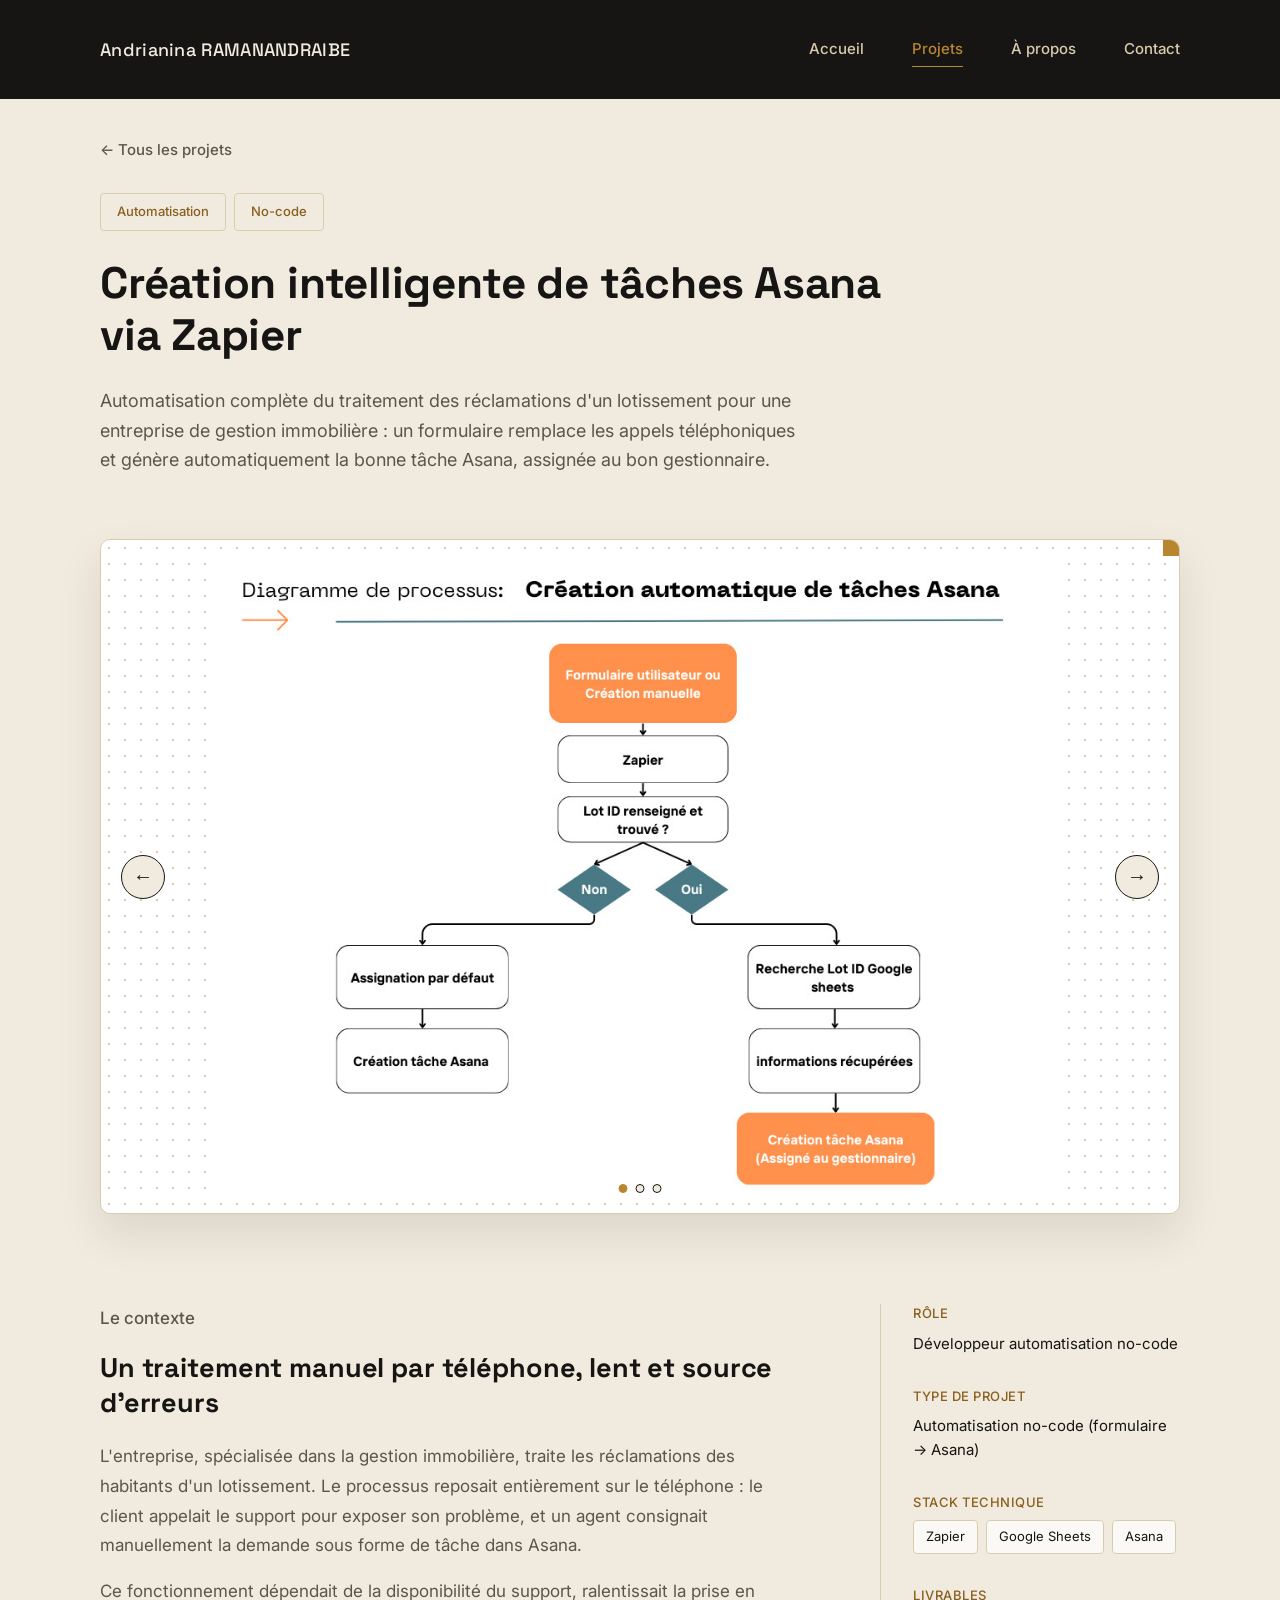
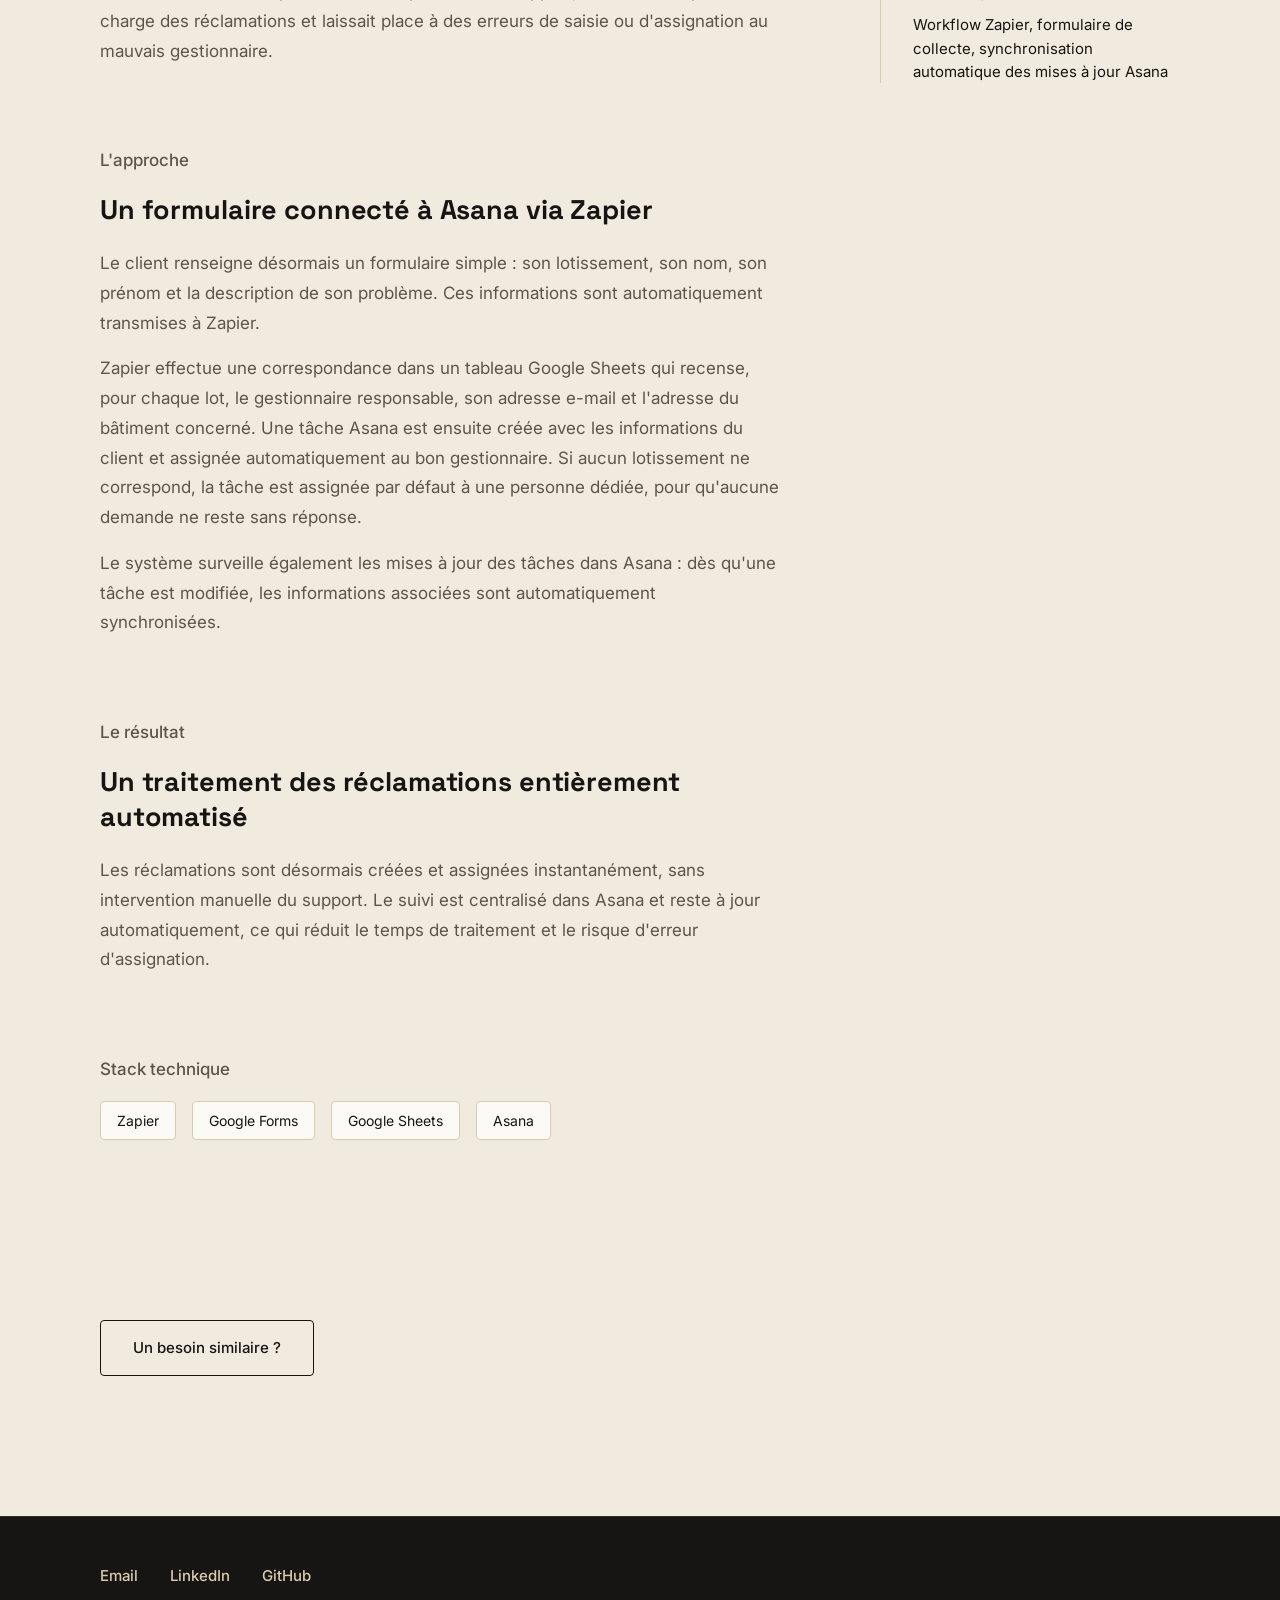
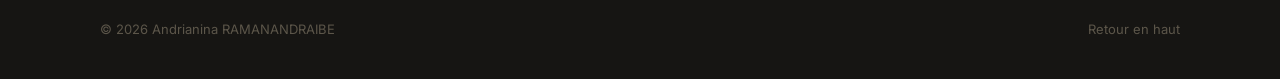
<file: projects/project4.html>
<!DOCTYPE html>
<html lang="fr">
<head>
  <meta charset="UTF-8">
  <meta name="viewport" content="width=device-width, initial-scale=1.0">
  <title>Automatisation de tâches Asana via Zapier — Portfolio</title>
  <link rel="preconnect" href="https://fonts.googleapis.com">
  <link rel="preconnect" href="https://fonts.gstatic.com" crossorigin>
  <link href="https://fonts.googleapis.com/css2?family=Space+Grotesk:wght@400;500;700&family=Inter:wght@400;500&display=swap" rel="stylesheet">
  <link rel="stylesheet" href="../style.css">
</head>
<body>

  <header id="top">
    <div class="logo">Andrianina RAMANANDRAIBE</div>
    <nav>
      <ul>
        <li><a href="../index.html">Accueil</a></li>
        <li><a href="../projects.html" class="active">Projets</a></li>
        <li><a href="../index.html#a-propos">À propos</a></li>
        <li><a href="../index.html#contact">Contact</a></li>
      </ul>
    </nav>
  </header>

  <a href="../projects.html" class="back-link">← Tous les projets</a>

  <section class="project-hero">
    <div class="project-tags">
      <span>Automatisation</span>
      <span>No-code</span>
    </div>
    <h1>Création intelligente de tâches Asana via Zapier</h1>
    <p class="project-hero-summary">
      Automatisation complète du traitement des réclamations d'un lotissement
      pour une entreprise de gestion immobilière : un formulaire remplace les
      appels téléphoniques et génère automatiquement la bonne tâche Asana,
      assignée au bon gestionnaire.
    </p>
  </section>

  <div class="photo-frame project-main-photo has-photo">
    <div class="carousel">
      <div class="carousel-track">
        <img src="../assets/project4-img1.jpg" alt="Capture d'écran du projet 1" class="carousel-image active">
        <img src="../assets/project4-img2.jpg" alt="Capture d'écran du projet 2" class="carousel-image">
        <img src="../assets/project4-img3.jpg" alt="Capture d'écran du projet 2" class="carousel-image">
      </div>

      <button class="carousel-btn carousel-prev" aria-label="Image précédente">
        ←
      </button>

      <button class="carousel-btn carousel-next" aria-label="Image suivante">
        →
      </button>

      <div class="carousel-dots">
        <button class="carousel-dot active" aria-label="Image 1"></button>
        <button class="carousel-dot" aria-label="Image 2"></button>
        <button class="carousel-dot" aria-label="Image 3"></button>
      </div>
    </div>
  </div>

  <div class="project-layout">

    <main class="project-content">

      <div class="content-block">
        <p class="content-label">Le contexte</p>
        <h2>Un traitement manuel par téléphone, lent et source d'erreurs</h2>
        <p>
          L'entreprise, spécialisée dans la gestion immobilière, traite les
          réclamations des habitants d'un lotissement. Le processus reposait
          entièrement sur le téléphone : le client appelait le support pour
          exposer son problème, et un agent consignait manuellement la demande
          sous forme de tâche dans Asana.
        </p>
        <p>
          Ce fonctionnement dépendait de la disponibilité du support, ralentissait
          la prise en charge des réclamations et laissait place à des erreurs de
          saisie ou d'assignation au mauvais gestionnaire.
        </p>
      </div>

      <div class="content-block">
        <p class="content-label">L'approche</p>
        <h2>Un formulaire connecté à Asana via Zapier</h2>
        <p>
          Le client renseigne désormais un formulaire simple : son lotissement,
          son nom, son prénom et la description de son problème. Ces informations
          sont automatiquement transmises à Zapier.
        </p>
        <p>
          Zapier effectue une correspondance dans un tableau Google Sheets qui
          recense, pour chaque lot, le gestionnaire responsable, son adresse
          e-mail et l'adresse du bâtiment concerné. Une tâche Asana est ensuite
          créée avec les informations du client et assignée automatiquement au
          bon gestionnaire. Si aucun lotissement ne correspond, la tâche est
          assignée par défaut à une personne dédiée, pour qu'aucune demande ne
          reste sans réponse.
        </p>
        <p>
          Le système surveille également les mises à jour des tâches dans Asana :
          dès qu'une tâche est modifiée, les informations associées sont
          automatiquement synchronisées.
        </p>
      </div>

      <div class="content-block">
        <p class="content-label">Le résultat</p>
        <h2>Un traitement des réclamations entièrement automatisé</h2>
        <p>
          Les réclamations sont désormais créées et assignées instantanément,
          sans intervention manuelle du support. Le suivi est centralisé dans
          Asana et reste à jour automatiquement, ce qui réduit le temps de
          traitement et le risque d'erreur d'assignation.
        </p>
      </div>

      <div class="content-block">
        <p class="content-label">Stack technique</p>
        <div class="project-stack-list">
          <span>Zapier</span>
          <span>Google Forms</span>
          <span>Google Sheets</span>
          <span>Asana</span>
        </div>
      </div>

    </main>

    <aside class="project-sidebar">
      <div class="sidebar-block">
        <span class="sidebar-label">Rôle</span>
        <p class="sidebar-value">Développeur automatisation no-code</p>
      </div>

      <div class="sidebar-block">
        <span class="sidebar-label">Type de projet</span>
        <p class="sidebar-value">Automatisation no-code (formulaire → Asana)</p>
      </div>

      <div class="sidebar-block">
        <span class="sidebar-label">Stack technique</span>
        <div class="sidebar-tags">
          <span>Zapier</span>
          <span>Google Sheets</span>
          <span>Asana</span>
        </div>
      </div>

      <div class="sidebar-block">
        <span class="sidebar-label">Livrables</span>
        <p class="sidebar-value">Workflow Zapier, formulaire de collecte, synchronisation automatique des mises à jour Asana</p>
      </div>
    </aside>

  </div>

  <div class="project-links">
    <a href="../index.html#contact" class="btn-secondary">Un besoin similaire ?</a>
  </div>

  <footer class="footer">
    <div class="footer-links">
      <a href="mailto:andrianinakanto5@gmail.com">Email</a>
      <a href="https://mg.linkedin.com/in/andrianina-ramanandraibe" target="_blank" rel="noopener">LinkedIn</a>
      <a href="https://github.com/Kyle19345" target="_blank" rel="noopener">GitHub</a>
    </div>
    <div class="footer-bottom">
      <p>© 2026 Andrianina RAMANANDRAIBE</p>
      <a href="#top">Retour en haut</a>
    </div>
  </footer>
  <script>
    const images = document.querySelectorAll('.carousel-image');
    const dots = document.querySelectorAll('.carousel-dot');
    const prevButton = document.querySelector('.carousel-prev');
    const nextButton = document.querySelector('.carousel-next');

    let currentIndex = 0;

    function showImage(index) {
      images.forEach((image) => image.classList.remove('active'));
      dots.forEach((dot) => dot.classList.remove('active'));

      images[index].classList.add('active');
      dots[index].classList.add('active');

      currentIndex = index;
    }

    function nextImage() {
      let nextIndex = (currentIndex + 1) % images.length;
      showImage(nextIndex);
    }

    function previousImage() {
      let previousIndex = (currentIndex - 1 + images.length) % images.length;
      showImage(previousIndex);
    }

    nextButton.addEventListener('click', nextImage);
    prevButton.addEventListener('click', previousImage);

    dots.forEach((dot, index) => {
      dot.addEventListener('click', () => showImage(index));
    });

    setInterval(nextImage, 5000);
  </script>
</body>
</html>
</file>
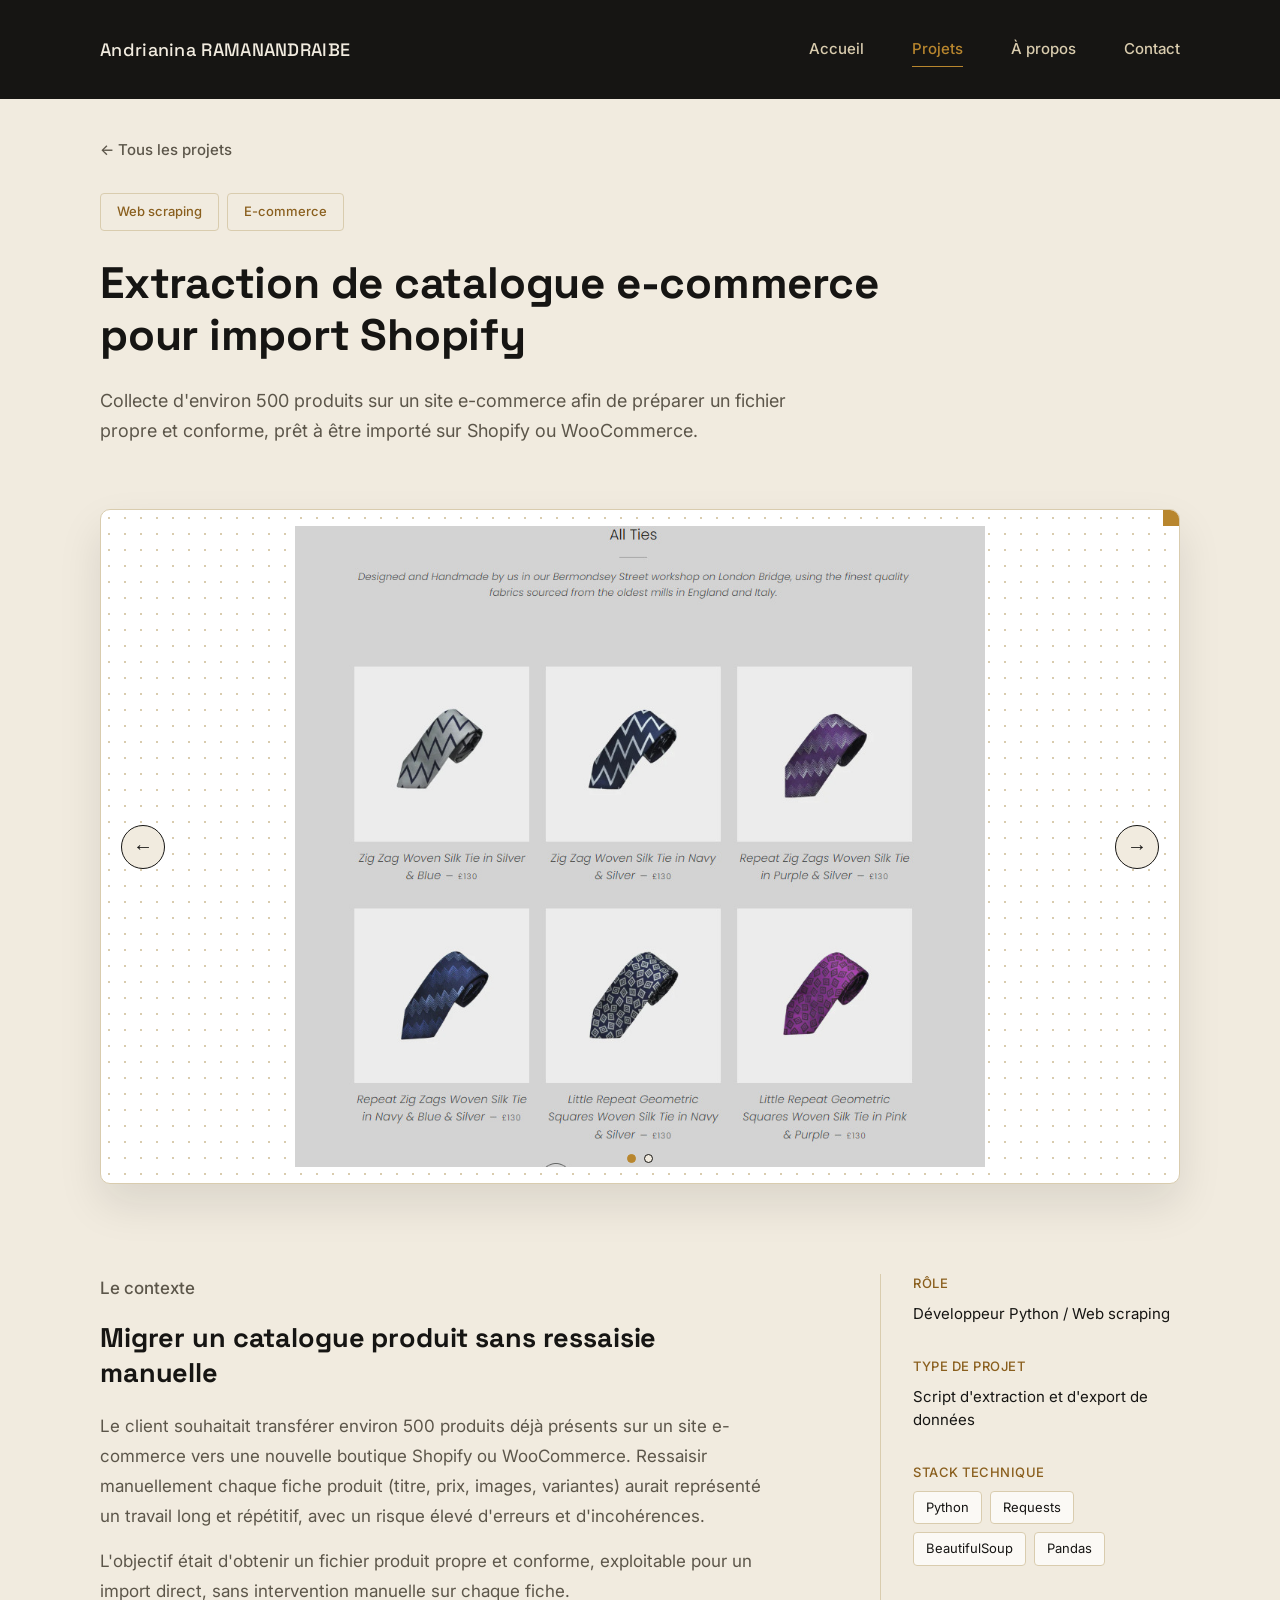
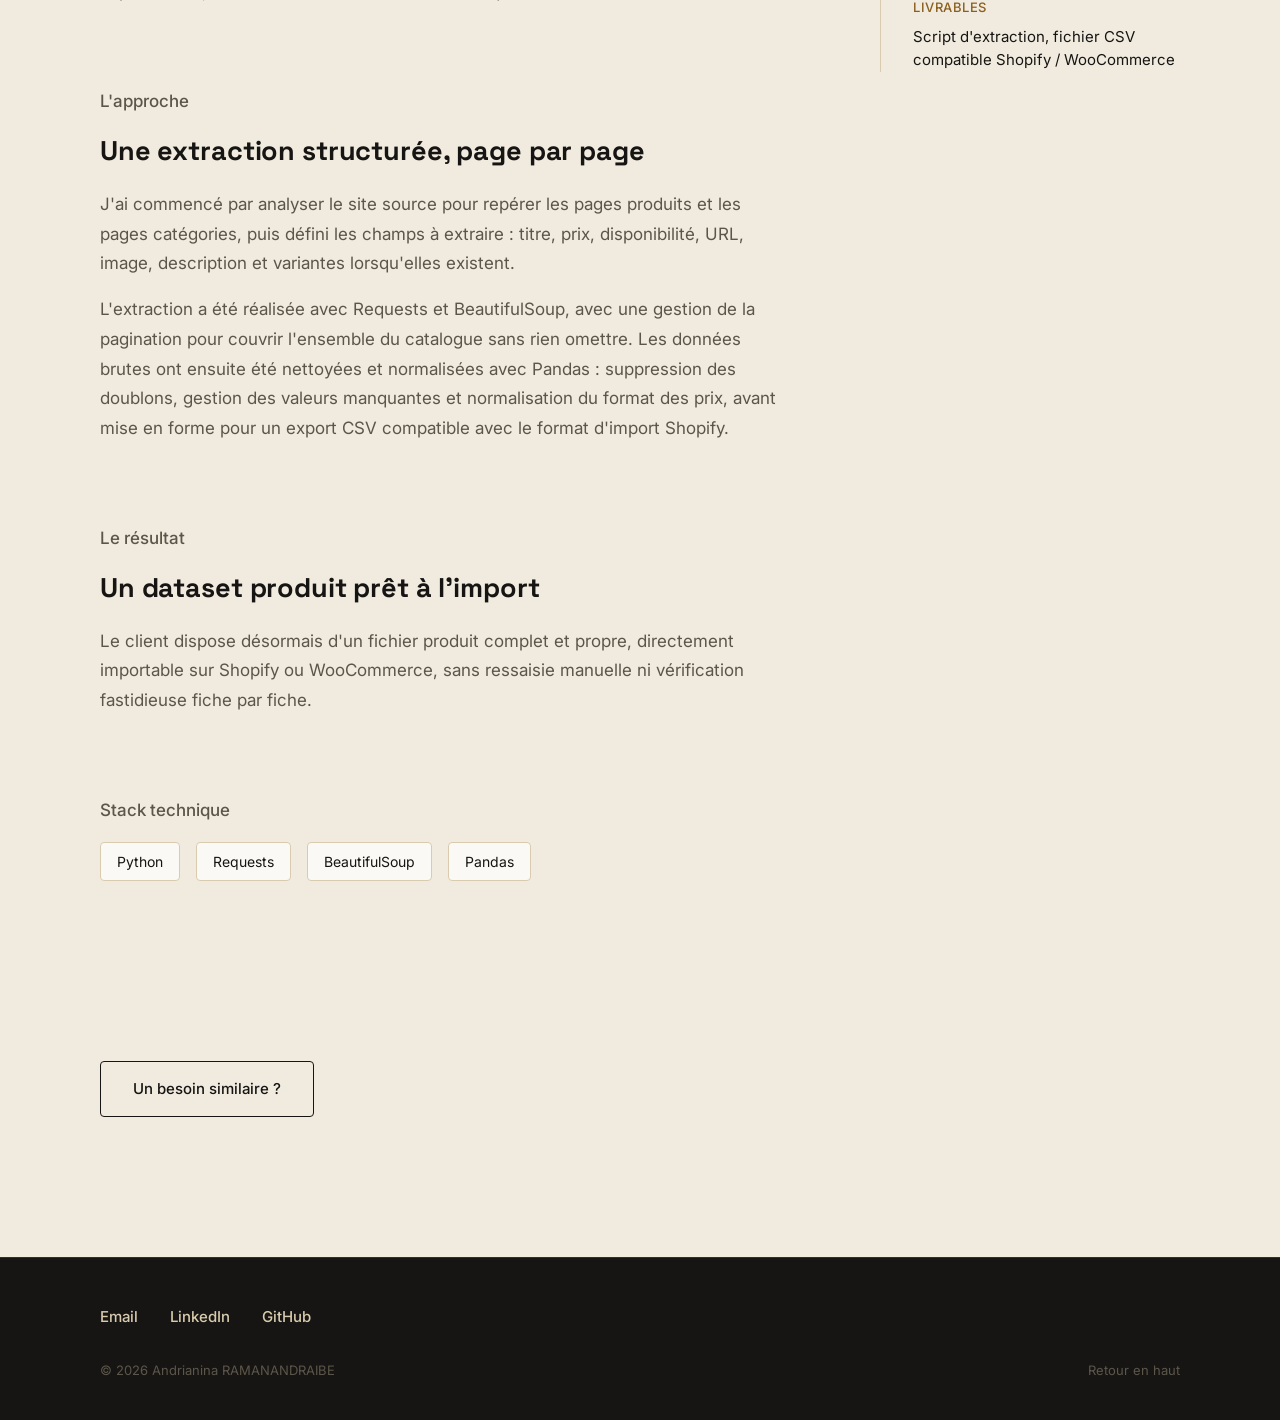
<file: projects/project5.html>
<!DOCTYPE html>
<html lang="fr">
<head>
  <meta charset="UTF-8">
  <meta name="viewport" content="width=device-width, initial-scale=1.0">
  <title>Extraction de catalogue e-commerce pour Shopify — Portfolio</title>
  <link rel="preconnect" href="https://fonts.googleapis.com">
  <link rel="preconnect" href="https://fonts.gstatic.com" crossorigin>
  <link href="https://fonts.googleapis.com/css2?family=Space+Grotesk:wght@400;500;700&family=Inter:wght@400;500&display=swap" rel="stylesheet">
  <link rel="stylesheet" href="../style.css">
</head>
<body>

  <header id="top">
    <div class="logo">Andrianina RAMANANDRAIBE</div>
    <nav>
      <ul>
        <li><a href="../index.html">Accueil</a></li>
        <li><a href="../projects.html" class="active">Projets</a></li>
        <li><a href="../index.html#a-propos">À propos</a></li>
        <li><a href="../index.html#contact">Contact</a></li>
      </ul>
    </nav>
  </header>

  <a href="../projects.html" class="back-link">← Tous les projets</a>

  <section class="project-hero">
    <div class="project-tags">
      <span>Web scraping</span>
      <span>E-commerce</span>
    </div>
    <h1>Extraction de catalogue e-commerce pour import Shopify</h1>
    <p class="project-hero-summary">
      Collecte d'environ 500 produits sur un site e-commerce afin de préparer
      un fichier propre et conforme, prêt à être importé sur Shopify ou
      WooCommerce.
    </p>
  </section>

  <div class="photo-frame project-main-photo has-photo">
    <div class="carousel">
      <div class="carousel-track">
        <img src="../assets/project5-img1.jpg" alt="Capture d'écran du projet 1" class="carousel-image active">
        <img src="../assets/project5-img2.jpg" alt="Capture d'écran du projet 2" class="carousel-image">
      </div>

      <button class="carousel-btn carousel-prev" aria-label="Image précédente">
        ←
      </button>

      <button class="carousel-btn carousel-next" aria-label="Image suivante">
        →
      </button>

      <div class="carousel-dots">
        <button class="carousel-dot active" aria-label="Image 1"></button>
        <button class="carousel-dot" aria-label="Image 2"></button>
      </div>
    </div>
  </div>

  <div class="project-layout">

    <main class="project-content">

      <div class="content-block">
        <p class="content-label">Le contexte</p>
        <h2>Migrer un catalogue produit sans ressaisie manuelle</h2>
        <p>
          Le client souhaitait transférer environ 500 produits déjà présents
          sur un site e-commerce vers une nouvelle boutique Shopify ou
          WooCommerce. Ressaisir manuellement chaque fiche produit (titre,
          prix, images, variantes) aurait représenté un travail long et
          répétitif, avec un risque élevé d'erreurs et d'incohérences.
        </p>
        <p>
          L'objectif était d'obtenir un fichier produit propre et conforme,
          exploitable pour un import direct, sans intervention manuelle sur
          chaque fiche.
        </p>
      </div>

      <div class="content-block">
        <p class="content-label">L'approche</p>
        <h2>Une extraction structurée, page par page</h2>
        <p>
          J'ai commencé par analyser le site source pour repérer les pages
          produits et les pages catégories, puis défini les champs à extraire :
          titre, prix, disponibilité, URL, image, description et variantes
          lorsqu'elles existent.
        </p>
        <p>
          L'extraction a été réalisée avec Requests et BeautifulSoup, avec une
          gestion de la pagination pour couvrir l'ensemble du catalogue sans
          rien omettre. Les données brutes ont ensuite été nettoyées et
          normalisées avec Pandas : suppression des doublons, gestion des
          valeurs manquantes et normalisation du format des prix, avant mise en
          forme pour un export CSV compatible avec le format d'import Shopify.
        </p>
      </div>

      <div class="content-block">
        <p class="content-label">Le résultat</p>
        <h2>Un dataset produit prêt à l'import</h2>
        <p>
          Le client dispose désormais d'un fichier produit complet et propre,
          directement importable sur Shopify ou WooCommerce, sans ressaisie
          manuelle ni vérification fastidieuse fiche par fiche.
        </p>
      </div>

      <div class="content-block">
        <p class="content-label">Stack technique</p>
        <div class="project-stack-list">
          <span>Python</span>
          <span>Requests</span>
          <span>BeautifulSoup</span>
          <span>Pandas</span>
        </div>
      </div>

    </main>

    <aside class="project-sidebar">
      <div class="sidebar-block">
        <span class="sidebar-label">Rôle</span>
        <p class="sidebar-value">Développeur Python / Web scraping</p>
      </div>

      <div class="sidebar-block">
        <span class="sidebar-label">Type de projet</span>
        <p class="sidebar-value">Script d'extraction et d'export de données</p>
      </div>

      <div class="sidebar-block">
        <span class="sidebar-label">Stack technique</span>
        <div class="sidebar-tags">
          <span>Python</span>
          <span>Requests</span>
          <span>BeautifulSoup</span>
          <span>Pandas</span>
        </div>
      </div>

      <div class="sidebar-block">
        <span class="sidebar-label">Livrables</span>
        <p class="sidebar-value">Script d'extraction, fichier CSV compatible Shopify / WooCommerce</p>
      </div>
    </aside>

  </div>

  <div class="project-links">
    <a href="../index.html#contact" class="btn-secondary">Un besoin similaire ?</a>
  </div>

  <footer class="footer">
    <div class="footer-links">
      <a href="mailto:andrianinakanto5@gmail.com">Email</a>
      <a href="https://mg.linkedin.com/in/andrianina-ramanandraibe" target="_blank" rel="noopener">LinkedIn</a>
      <a href="https://github.com/Kyle19345" target="_blank" rel="noopener">GitHub</a>
    </div>
    <div class="footer-bottom">
      <p>© 2026 Andrianina RAMANANDRAIBE</p>
      <a href="#top">Retour en haut</a>
    </div>
  </footer>

  <script>
    const images = document.querySelectorAll('.carousel-image');
    const dots = document.querySelectorAll('.carousel-dot');
    const prevButton = document.querySelector('.carousel-prev');
    const nextButton = document.querySelector('.carousel-next');

    let currentIndex = 0;

    function showImage(index) {
      images.forEach((image) => image.classList.remove('active'));
      dots.forEach((dot) => dot.classList.remove('active'));

      images[index].classList.add('active');
      dots[index].classList.add('active');

      currentIndex = index;
    }

    function nextImage() {
      let nextIndex = (currentIndex + 1) % images.length;
      showImage(nextIndex);
    }

    function previousImage() {
      let previousIndex = (currentIndex - 1 + images.length) % images.length;
      showImage(previousIndex);
    }

    nextButton.addEventListener('click', nextImage);
    prevButton.addEventListener('click', previousImage);

    dots.forEach((dot, index) => {
      dot.addEventListener('click', () => showImage(index));
    });

    setInterval(nextImage, 5000);
  </script>
  
</body>
</html>
</file>
<file: style.css>
:root {
  /* 60% — fond dominant */
  --beige: #F1EBDF;
  --beige-line: #D9CCAE;

  /* 30% — structure / texte fort */
  --black: #161513;
  --charcoal: #5C564A;

  /* 10% — accent */
  --gold: #B8862E;
  --gold-dark: #8A5F1E;

  --white: #FBF9F5;

  /* lignes discrètes sur fond sombre (header, footer, contact, à propos) */
  --dark-line: #2E2A24;
}

* {
  margin: 0;
  padding: 0;
  box-sizing: border-box;
}

html,
body {
  height: 100%;
}

html {
  scroll-behavior: smooth;
}

body {
  background-color: var(--beige);
  color: var(--black);
  font-family: 'Inter', sans-serif;
  line-height: 1.5;
  -webkit-font-smoothing: antialiased;
  text-rendering: optimizeLegibility;
}

a {
  color: inherit;
  text-decoration: none;
}

/* Focus clavier visible, cohérent avec l'accent doré du site */
a:focus-visible,
button:focus-visible,
input:focus-visible,
textarea:focus-visible {
  outline: 2px solid var(--gold);
  outline-offset: 3px;
}

@media (prefers-reduced-motion: reduce) {
  html {
    scroll-behavior: auto;
  }
  * {
    transition-duration: 0.01ms !important;
    animation-duration: 0.01ms !important;
  }
}


/* =========================================================
   HEADER
   ========================================================= */

header {
  background-color: var(--black);
  display: flex;
  justify-content: space-between;
  align-items: center;
  padding: 30px 100px;
}

.logo {
  font-family: 'Space Grotesk', sans-serif;
  font-size: 18px;
  font-weight: 500;
  color: var(--beige);
  letter-spacing: 0.3px;
}

nav ul {
  display: flex;
  list-style: none;
  gap: 48px;
}

nav a {
  position: relative;
  display: inline-block;
  padding: 8px 0;
  font-size: 15px;
  font-weight: 500;
  color: var(--beige-line);
  transition: color 0.2s ease;
}

nav a::after {
  content: "";
  position: absolute;
  left: 0;
  bottom: 2px;
  width: 100%;
  height: 1px;
  background-color: var(--gold);
  transform: scaleX(0);
  transform-origin: left;
  transition: transform 0.25s ease;
}

nav a:hover,
nav a.active {
  color: var(--gold);
}

nav a:hover::after,
nav a.active::after {
  transform: scaleX(1);
}


/* =========================================================
   LABEL "EYEBROW" — repère visuel partagé par toutes les
   sections (hero, projets, à propos, stack, contact)
   ========================================================= */

.hero-intro,
.projects-intro,
.about-intro,
.services-intro,
.stack-intro,
.contact-intro {
  display: flex;
  align-items: center;
  gap: 10px;
}

.hero-intro::before,
.projects-intro::before,
.about-intro::before,
.services-intro::before,
.stack-intro::before,
.contact-intro::before {
  content: "";
  width: 6px;
  height: 6px;
  background-color: var(--gold);
  flex-shrink: 0;
}


/* =========================================================
   HERO PAGE D'ACCUEIL
   ========================================================= */

.hero {
  display: grid;
  grid-template-columns: 1.15fr 1fr;
  align-items: center;
  gap: 72px;
  padding: 170px 100px 150px;
}

.hero-intro {
  font-size: 16px;
  font-weight: 500;
  color: var(--gold-dark);
  margin-bottom: 26px;
}

.hero-title {
  font-family: 'Space Grotesk', sans-serif;
  font-size: 58px;
  font-weight: 700;
  line-height: 1.08;
  letter-spacing: -0.01em;
  color: var(--black);
  margin-bottom: 26px;
}

.hero-name {
  position: relative;
  display: inline-block;
  color: var(--gold-dark);
}

.hero-name::after {
  content: "";
  position: absolute;
  left: 0;
  bottom: -4px;
  width: 100%;
  height: 4px;
  background-color: var(--gold);
}

.hero-subtitle {
  font-size: 18px;
  line-height: 1.65;
  color: var(--charcoal);
  max-width: 500px;
  margin-bottom: 44px;
}

.hero-cta {
  display: inline-block;
  font-size: 15px;
  font-weight: 500;
  color: var(--white);
  background-color: var(--black);
  padding: 16px 32px;
  border-radius: 4px;
  transition: background-color 0.2s ease, transform 0.15s ease, box-shadow 0.15s ease;
}

.hero-cta:hover {
  background-color: var(--gold-dark);
  transform: translateY(-2px);
  box-shadow: 0 10px 24px rgba(22, 21, 19, 0.16);
}

.hero-cta:active {
  transform: translateY(0);
  box-shadow: none;
}


/* =========================================================
   CADRE PHOTO
   ========================================================= */

.photo-frame {
  position: relative;
  width: 100%;
  aspect-ratio: 16 / 9;
  border: 1px solid var(--black);
  background-color: var(--white);
  background-image: radial-gradient(
    var(--beige-line) 1px,
    transparent 1px
  );
  background-size: 16px 16px;
  box-shadow: 0 24px 48px rgba(22, 21, 19, 0.07);

  display: flex;
  align-items: center;
  justify-content: center;
  overflow: hidden;
}

.photo-frame::after {
  content: "";
  position: absolute;
  top: -8px;
  right: -8px;
  width: 24px;
  height: 24px;
  background-color: var(--gold);
  z-index: 2;
}

.photo-frame span {
  font-size: 14px;
  color: var(--charcoal);
  background-color: var(--beige);
  padding: 8px 16px;
  border: 1px solid var(--beige-line);
}

.photo-frame img {
  width: 100%;
  height: 100%;
  object-fit: contain;
  object-position: center;
  display: block;
  padding: 16px;
}

.photo-frame.has-photo span {
  display: none;
}

.hero .photo-frame {
  max-width: 100%;
}


/* =========================================================
   PROJETS
   ========================================================= */

.projects {
  padding: 80px 100px 100px;
  border-top: 1px solid var(--beige-line);
}

.projects-intro {
  font-size: 16px;
  font-weight: 500;
  color: var(--gold-dark);
  margin-bottom: 18px;
}

.projects-title {
  font-family: 'Space Grotesk', sans-serif;
  font-size: 36px;
  font-weight: 700;
  color: var(--black);
  max-width: 600px;
  line-height: 1.25;
  letter-spacing: -0.005em;
  margin-bottom: 80px;
}

.project-item {
  display: grid;
  grid-template-columns: 1fr 2fr 1fr;
  gap: 48px;
  align-items: start;
  padding: 40px 0;
  border-top: 1px solid var(--beige-line);
  transition: border-color 0.2s ease;
}

.project-item:last-child {
  border-bottom: 1px solid var(--beige-line);
}

.project-item:hover {
  border-top-color: var(--gold);
}

.project-item:hover .project-link {
  color: var(--black);
  border-color: var(--black);
  transform: translateX(3px);
}

.project-name {
  font-family: 'Space Grotesk', sans-serif;
  font-size: 23px;
  font-weight: 500;
  color: var(--black);
  line-height: 1.3;
}

.project-description {
  font-size: 16px;
  line-height: 1.65;
  color: var(--charcoal);
  max-width: 620px;
}

.project-stack {
  font-size: 14px;
  color: var(--charcoal);
  margin-top: 16px;
}

.project-link {
  display: inline-block;
  font-size: 15px;
  font-weight: 500;
  color: var(--gold-dark);
  border-bottom: 1px solid var(--gold-dark);
  padding-bottom: 4px;
  justify-self: end;
  white-space: nowrap;
  transition: color 0.2s ease, border-color 0.2s ease, transform 0.2s ease;
}

.project-link:hover {
  color: var(--black);
  border-color: var(--black);
  transform: translateX(3px);
}

.projects-view-all {
  margin-top: 64px;
}


/* =========================================================
   PAGE "TOUS LES PROJETS"
   ========================================================= */

.page-hero {
  padding: 72px 100px 56px;
  max-width: 760px;
}

.page-hero-intro {
  font-size: 16px;
  font-weight: 500;
  color: var(--gold-dark);
  margin-bottom: 16px;
}

.page-hero h1 {
  font-family: 'Space Grotesk', sans-serif;
  font-size: 44px;
  font-weight: 700;
  line-height: 1.15;
  color: var(--black);
  margin-bottom: 20px;
}

.page-hero p {
  font-size: 18px;
  line-height: 1.6;
  color: var(--charcoal);
  max-width: 620px;
}

.projects-list {
  padding: 0 100px 140px;
}


/* =========================================================
   À PROPOS
   ========================================================= */

.about {
  background-color: var(--black);
  padding: 110px 100px;
}

.about-inner {
  max-width: 1240px;
  margin: 0 auto;
  display: grid;
  grid-template-columns: 380px 1fr;
  gap: 72px;
  align-items: start;
}


/* ---- Colonne visuelle : photo + chiffres clés ---- */

.about-visual {
  display: flex;
  flex-direction: column;
  gap: 32px;
}

.about-visual .photo-frame {
  width: 100%;
  max-width: 360px;
  margin: 0 auto;
  border-color: var(--gold-dark);
  box-shadow: 0 30px 60px rgba(0, 0, 0, 0.45);
}

.about-visual .photo-frame img {
  padding: 0;
  object-fit: cover;
}

.photo-frame-circle {
  aspect-ratio: 1 / 1;
  border-radius: 50%;
  background-image: none;
}

.photo-frame-circle::after {
  border-radius: 50%;
}

.about-stats {
  display: grid;
  grid-template-columns: repeat(3, 1fr);
  width: 100%;
  max-width: 360px;
  margin: 0 auto;
  border: 1px solid var(--dark-line);
  border-radius: 4px;
  overflow: hidden;
}

.about-stat {
  display: flex;
  flex-direction: column;
  align-items: center;
  gap: 4px;
  text-align: center;
  padding: 20px 8px;
  border-left: 1px solid var(--dark-line);
}

.about-stat:first-child {
  border-left: none;
}

.about-stat-number {
  font-family: 'Space Grotesk', sans-serif;
  font-size: 26px;
  font-weight: 700;
  color: var(--gold);
}

.about-stat-label {
  font-size: 12.5px;
  line-height: 1.4;
  color: var(--beige-line);
}


/* ---- Colonne texte ---- */

.about-intro {
  font-size: 16px;
  font-weight: 500;
  color: var(--gold);
  margin-bottom: 18px;
}

.about-title {
  font-family: 'Space Grotesk', sans-serif;
  font-size: 36px;
  font-weight: 700;
  color: var(--white);
  max-width: 700px;
  line-height: 1.25;
  letter-spacing: -0.005em;
  margin-bottom: 32px;
}

.about-text {
  font-size: 18px;
  line-height: 1.7;
  color: var(--beige-line);
  max-width: 620px;
  margin-bottom: 18px;
}

.about-services-label {
  font-size: 15px;
  font-weight: 500;
  color: var(--white);
  margin-top: 28px;
  margin-bottom: 16px;
}

/* =========================================================
   SERVICES
   ========================================================= */

.services {
  padding: 100px 100px 90px;
  border-top: 1px solid var(--beige-line);
}

.services-intro {
  font-size: 16px;
  font-weight: 500;
  color: var(--gold-dark);
  margin-bottom: 18px;
}

.services-title {
  font-family: 'Space Grotesk', sans-serif;
  font-size: 36px;
  font-weight: 700;
  color: var(--black);
  max-width: 600px;
  line-height: 1.25;
  letter-spacing: -0.005em;
  margin-bottom: 64px;
}

.services-grid {
  display: grid;
  grid-template-columns: repeat(2, 1fr);
  gap: 1px;
  background-color: var(--beige-line);
  border: 1px solid var(--beige-line);
}

.service-card {
  background-color: var(--beige);
  padding: 36px 32px;
  transition: background-color 0.2s ease, box-shadow 0.2s ease;
}

.service-card:hover {
  background-color: var(--white);
  box-shadow: inset 3px 0 0 var(--gold);
}

.service-card-icon {
  width: 30px;
  height: 30px;
  margin-bottom: 20px;
  color: var(--gold-dark);
}

.service-card-icon svg {
  display: block;
  width: 100%;
  height: 100%;
}

.service-card-title {
  font-family: 'Space Grotesk', sans-serif;
  font-size: 18px;
  font-weight: 500;
  color: var(--black);
  margin-bottom: 12px;
}

.service-card-text {
  font-size: 15px;
  line-height: 1.6;
  color: var(--charcoal);
}


/* ---- Service mis en avant : agents IA ---- */

.service-card-featured {
  margin-top: 24px;
  background-color: var(--black);
  border-radius: 4px;
  padding: 40px 44px;
  display: flex;
  align-items: center;
  gap: 32px;
  flex-wrap: wrap;
}

.service-card-featured .service-card-icon {
  margin-bottom: 0;
  color: var(--gold);
  flex-shrink: 0;
}

.service-card-featured-text {
  flex: 1 1 320px;
}

.service-card-featured .service-card-title {
  color: var(--white);
}

.service-card-featured .service-card-text {
  color: var(--beige-line);
}

.service-card-cta {
  font-size: 15px;
  font-weight: 500;
  color: var(--gold);
  border-bottom: 1px solid var(--gold);
  padding-bottom: 4px;
  white-space: nowrap;
  transition: color 0.2s ease, border-color 0.2s ease;
}

.service-card-cta:hover {
  color: var(--white);
  border-color: var(--white);
}


/* =========================================================
   STACK TECHNIQUE
   ========================================================= */

.stack {
  padding: 80px 100px 80px;
  border-top: 1px solid var(--beige-line);
}

.stack-intro {
  font-size: 16px;
  font-weight: 500;
  color: var(--gold-dark);
  margin-bottom: 18px;
}

.stack-title {
  font-family: 'Space Grotesk', sans-serif;
  font-size: 36px;
  font-weight: 700;
  color: var(--black);
  max-width: 600px;
  line-height: 1.25;
  letter-spacing: -0.005em;
  margin-bottom: 64px;
}

.stack-row {
  display: grid;
  grid-template-columns: 1fr 3fr;
  gap: 40px;
  padding: 26px 20px;
  margin: 0 -20px;
  border-top: 1px solid var(--beige-line);
  max-width: 800px;
  box-shadow: inset 3px 0 0 transparent;
  transition: box-shadow 0.2s ease, background-color 0.2s ease;
}

.stack-row:last-child {
  border-bottom: 1px solid var(--beige-line);
}

.stack-row:hover {
  background-color: var(--white);
  box-shadow: inset 3px 0 0 var(--gold);
}

.stack-label {
  font-size: 15px;
  font-weight: 500;
  color: var(--black);
}

.stack-items {
  font-size: 15px;
  color: var(--charcoal);
}


/* =========================================================
   CONTACT
   ========================================================= */

.contact {
  background-color: var(--black);
  padding: 140px 100px;
}

.contact-intro {
  font-size: 16px;
  font-weight: 500;
  color: var(--gold);
  margin-bottom: 18px;
}

.contact-title {
  font-family: 'Space Grotesk', sans-serif;
  font-size: 36px;
  font-weight: 700;
  line-height: 1.25;
  letter-spacing: -0.005em;
  color: var(--white);
  max-width: 600px;
  margin-bottom: 24px;
}

.contact-subtitle {
  font-size: 18px;
  line-height: 1.65;
  color: var(--beige-line);
  max-width: 600px;
  margin-bottom: 72px;
}

.contact-body {
  display: grid;
  grid-template-columns: 1fr 1.4fr;
  gap: 80px;
}

.contact-info-label,
.contact-form-label {
  font-size: 15px;
  font-weight: 500;
  color: var(--white);
  margin-bottom: 24px;
}

.contact-info-list {
  list-style: none;
}

.contact-info-list li {
  padding: 20px 0;
  border-top: 1px solid #333029;
}

.contact-info-list li:last-child {
  border-bottom: 1px solid #333029;
}

.contact-info-list span {
  display: block;
  font-size: 13px;
  color: var(--beige-line);
  margin-bottom: 8px;
}

.contact-info-list a {
  font-size: 16px;
  color: var(--beige);
  transition: color 0.2s ease;
}

.contact-info-list a:hover {
  color: var(--gold);
}

.contact-form .field {
  margin-bottom: 26px;
}

.contact-form label {
  display: block;
  font-size: 13px;
  color: var(--beige-line);
  margin-bottom: 8px;
}

.contact-form input,
.contact-form textarea {
  width: 100%;
  background: transparent;
  border: none;
  border-bottom: 1px solid #333029;
  padding: 10px 0;
  font-family: 'Inter', sans-serif;
  font-size: 16px;
  color: var(--beige);
  transition: border-color 0.2s ease;
}

.contact-form input:focus,
.contact-form textarea:focus {
  outline: none;
  border-bottom-color: var(--gold);
}

.contact-form textarea {
  resize: vertical;
  min-height: 120px;
}

.contact-form button {
  font-family: 'Inter', sans-serif;
  font-size: 15px;
  font-weight: 500;
  color: var(--black);
  background-color: var(--gold);
  border: none;
  border-radius: 4px;
  padding: 16px 32px;
  cursor: pointer;
  transition: background-color 0.2s ease, transform 0.15s ease;
}

.contact-form button:hover {
  background-color: var(--white);
  transform: translateY(-2px);
}

.contact-form button:active {
  transform: translateY(0);
}

.contact-form button:disabled {
  cursor: not-allowed;
  opacity: 0.6;
  transform: none;
}

.form-status {
  font-size: 14px;
  margin-top: 20px;
  min-height: 18px;
}

.form-status--success {
  color: var(--gold);
}

.form-status--error {
  color: #C97A5B;
}


/* =========================================================
   FIL D'ARIANE
   ========================================================= */

.back-link {
  display: inline-block;
  padding: 40px 100px 0;
  font-size: 15px;
  font-weight: 500;
  color: var(--charcoal);
  transition: color 0.2s ease;
}

.back-link:hover {
  color: var(--gold-dark);
}


/* =========================================================
   HERO PROJET
   ========================================================= */

.project-hero {
  padding: 32px 100px 64px;
}

.project-tags {
  display: flex;
  gap: 8px;
  margin-bottom: 26px;
}

.project-tags span {
  font-size: 13px;
  font-weight: 500;
  color: var(--gold-dark);
  border: 1px solid var(--beige-line);
  padding: 8px 16px;
  border-radius: 4px;
}

.project-hero h1 {
  font-family: 'Space Grotesk', sans-serif;
  font-size: 44px;
  font-weight: 700;
  line-height: 1.2;
  letter-spacing: -0.005em;
  color: var(--black);
  max-width: 820px;
  margin-bottom: 24px;
}

.project-hero-summary {
  font-size: 18px;
  line-height: 1.65;
  max-width: 700px;
  color: var(--charcoal);
}


/* =========================================================
   IMAGE PRINCIPALE PROJET (100% VISIBLE)
   ========================================================= */

.project-main-photo {
  width: calc(100% - 200px);
  max-width: 1100px;
  margin: 0 auto 90px;
  aspect-ratio: 16 / 10;
  background-color: #ffffff;
  border: 1px solid var(--beige-line);
  border-radius: 10px;
  overflow: hidden;
  box-shadow: 0 20px 44px rgba(22, 21, 19, 0.1);
}


/* =========================================================
   CARROUSEL
   ========================================================= */

.carousel {
  position: relative;
  width: 100%;
  height: 100%;
  overflow: hidden;
}

.carousel-image {
  position: absolute;
  inset: 0;
  width: 100%;
  height: 100%;
  object-fit: contain;
  object-position: center;
  padding: 16px;
  opacity: 0;
  transition: opacity 0.4s ease;
  pointer-events: none;
}

.carousel-image.active {
  opacity: 1;
  pointer-events: auto;
}

.carousel-btn {
  position: absolute;
  top: 50%;
  transform: translateY(-50%);
  width: 44px;
  height: 44px;
  border: 1px solid var(--black);
  border-radius: 50%;
  background-color: var(--beige);
  color: var(--black);
  font-size: 20px;
  cursor: pointer;
  display: flex;
  align-items: center;
  justify-content: center;
  z-index: 5;
  transition: background-color 0.2s ease, border-color 0.2s ease, color 0.2s ease;
}

.carousel-btn:hover {
  background-color: var(--gold);
  border-color: var(--gold);
  color: var(--white);
}

.carousel-prev {
  left: 20px;
}

.carousel-next {
  right: 20px;
}

.carousel-dots {
  position: absolute;
  bottom: 20px;
  left: 50%;
  transform: translateX(-50%);
  display: flex;
  gap: 8px;
  z-index: 5;
}

.carousel-dot {
  width: 9px;
  height: 9px;
  padding: 0;
  border: 1px solid var(--black);
  border-radius: 50%;
  background-color: var(--beige);
  cursor: pointer;
  transition: background-color 0.2s ease, border-color 0.2s ease;
}

.carousel-dot:hover {
  background-color: var(--gold);
}

.carousel-dot.active {
  background-color: var(--gold);
  border-color: var(--gold);
}


/* =========================================================
   CONTENU PAGE PROJET — LAYOUT 2 COLONNES
   ========================================================= */

.project-layout {
  display: grid;
  grid-template-columns: 1fr 300px;
  gap: 80px;
  max-width: 1650px;
  margin: 0 auto 100px;
  padding: 0 100px;
}

.project-content {
  padding: 0;
}

.project-sidebar {
  position: sticky;
  top: 40px;
  align-self: start;
  border-left: 1px solid var(--beige-line);
  padding-left: 32px;
  display: flex;
  flex-direction: column;
  gap: 32px;
}

.sidebar-block {
  display: flex;
  flex-direction: column;
  gap: 8px;
}

.sidebar-label {
  font-size: 13px;
  font-weight: 500;
  color: var(--gold-dark);
  text-transform: uppercase;
  letter-spacing: 0.5px;
}

.sidebar-value {
  font-size: 15px;
  color: var(--black);
  line-height: 1.55;
}

.sidebar-tags {
  display: flex;
  flex-wrap: wrap;
  gap: 8px;
}

.sidebar-tags span {
  font-size: 13px;
  color: var(--black);
  background-color: var(--white);
  border: 1px solid var(--beige-line);
  padding: 6px 12px;
  border-radius: 4px;
}

@media (max-width: 992px) {
  .project-layout {
    grid-template-columns: 1fr;
    gap: 48px;
    padding: 0 24px;
  }

  .project-sidebar {
    position: static;
    border-left: none;
    border-top: 1px solid var(--beige-line);
    padding-left: 0;
    padding-top: 32px;
  }
}

.content-block {
  margin-bottom: 80px;
}

.content-label {
  font-size: 15px;
  font-weight: 500;
  color: var(--gold-dark);
  margin-bottom: 16px;
}

.content-block h2 {
  font-family: 'Space Grotesk', sans-serif;
  font-size: 27px;
  font-weight: 700;
  line-height: 1.3;
  letter-spacing: -0.005em;
  color: var(--black);
  max-width: 680px;
  margin-bottom: 22px;
}

.content-block p {
  font-size: 17px;
  line-height: 1.75;
  color: var(--charcoal);
  max-width: 680px;
}

.content-block p + p {
  margin-top: 16px;
}

.content-block ul {
  list-style: disc;
  max-width: 680px;
  padding-left: 24px;
}

.content-block p + ul {
  margin-top: 16px;
}

.content-block li {
  font-size: 17px;
  line-height: 1.75;
  color: var(--charcoal);
  font-family: 'Inter', sans-serif;
}

.content-block li + li {
  margin-top: 8px;
}

.project-stack-list {
  display: flex;
  flex-wrap: wrap;
  gap: 16px;
}

.project-stack-list span {
  font-size: 14px;
  color: var(--black);
  background-color: var(--white);
  border: 1px solid var(--beige-line);
  padding: 8px 16px;
  border-radius: 4px;
}


/* =========================================================
   LIENS DE FIN DE PAGE
   ========================================================= */

.project-links {
  display: flex;
  gap: 16px;
  padding: 0 100px 140px;
}

.btn-primary {
  display: inline-block;
  font-size: 15px;
  font-weight: 500;
  color: var(--white);
  background-color: var(--black);
  padding: 16px 32px;
  border-radius: 4px;
  transition: background-color 0.2s ease, transform 0.15s ease;
}

.btn-primary:hover {
  background-color: var(--gold-dark);
  transform: translateY(-2px);
}

.btn-secondary {
  display: inline-block;
  font-size: 15px;
  font-weight: 500;
  color: var(--black);
  background-color: transparent;
  border: 1px solid var(--black);
  padding: 16px 32px;
  border-radius: 4px;
  transition: border-color 0.2s ease, color 0.2s ease, transform 0.15s ease;
}

.btn-secondary:hover {
  border-color: var(--gold-dark);
  color: var(--gold-dark);
  transform: translateY(-2px);
}


/* =========================================================
   FOOTER
   ========================================================= */

.footer {
  background-color: var(--black);
  padding: 40px 100px;
  border-top: 1px solid #333029;
}

.footer-links {
  display: flex;
  gap: 32px;
  margin-bottom: 24px;
}

.footer-links a {
  display: inline-block;
  padding: 8px 0;
  font-size: 15px;
  font-weight: 500;
  color: var(--beige-line);
  transition: color 0.2s ease;
}

.footer-links a:hover {
  color: var(--gold);
}

.footer-bottom {
  display: flex;
  justify-content: space-between;
  align-items: center;
  font-size: 13px;
  color: var(--charcoal);
}

.footer-bottom a:hover {
  color: var(--gold);
}


/* =========================================================
   RESPONSIVE
   ========================================================= */

@media (max-width: 768px) {

  header {
    flex-direction: column;
    align-items: flex-start;
    gap: 16px;
    padding: 24px;
  }

  nav ul {
    gap: 24px;
    flex-wrap: wrap;
  }

  .hero {
    grid-template-columns: 1fr;
    padding: 64px 24px;
    gap: 40px;
  }

  .hero .photo-frame {
    max-width: 100%;
    order: -1;
  }

  .hero-title {
    font-size: 36px;
  }

  .hero-subtitle {
    font-size: 16px;
    max-width: 100%;
    margin-bottom: 32px;
  }

  .projects,
  .services,
  .stack,
  .contact {
    padding: 64px 24px;
  }

  .about {
    padding: 64px 24px;
  }

  .about-inner {
    grid-template-columns: 1fr;
    gap: 40px;
  }

  .about-visual .photo-frame {
    width: 160px;
    max-width: 160px;
  }

  .services-grid {
    grid-template-columns: 1fr;
  }

  .service-card-featured {
    align-items: flex-start;
    padding: 32px 24px;
  }

  .projects-title,
  .about-title,
  .services-title,
  .stack-title,
  .contact-title {
    font-size: 28px;
  }

  .project-item {
    grid-template-columns: 1fr;
    gap: 16px;
  }

  .project-link {
    justify-self: start;
  }

  .page-hero {
    padding: 48px 24px 32px;
  }

  .page-hero h1 {
    font-size: 30px;
  }

  .projects-list {
    padding: 0 24px 80px;
  }

  .stack-row {
    grid-template-columns: 1fr;
    gap: 8px;
    margin: 0;
    padding: 20px 0;
  }

  .stack-row:hover {
    background-color: transparent;
    box-shadow: none;
  }

  .contact-body {
    grid-template-columns: 1fr;
    gap: 56px;
  }

  .back-link {
    padding: 32px 24px 0;
  }

  .project-hero {
    padding: 24px 24px 40px;
  }

  .project-hero h1 {
    font-size: 30px;
  }

  .project-main-photo {
    width: calc(100% - 48px);
    margin: 0 auto 56px;
    aspect-ratio: 16 / 9;
  }

  .content-block {
    margin-bottom: 48px;
  }

  .project-links {
    padding: 0 24px 80px;
    flex-direction: column;
  }

  .carousel-btn {
    width: 38px;
    height: 38px;
    font-size: 18px;
  }

  .carousel-prev {
    left: 12px;
  }

  .carousel-next {
    right: 12px;
  }

  .carousel-dots {
    bottom: 12px;
  }

  .footer {
    padding: 40px 24px;
  }

  .footer-links {
    flex-wrap: wrap;
    gap: 24px;
  }

  .footer-bottom {
    flex-direction: column;
    align-items: flex-start;
    gap: 16px;
  }
}
</file>
